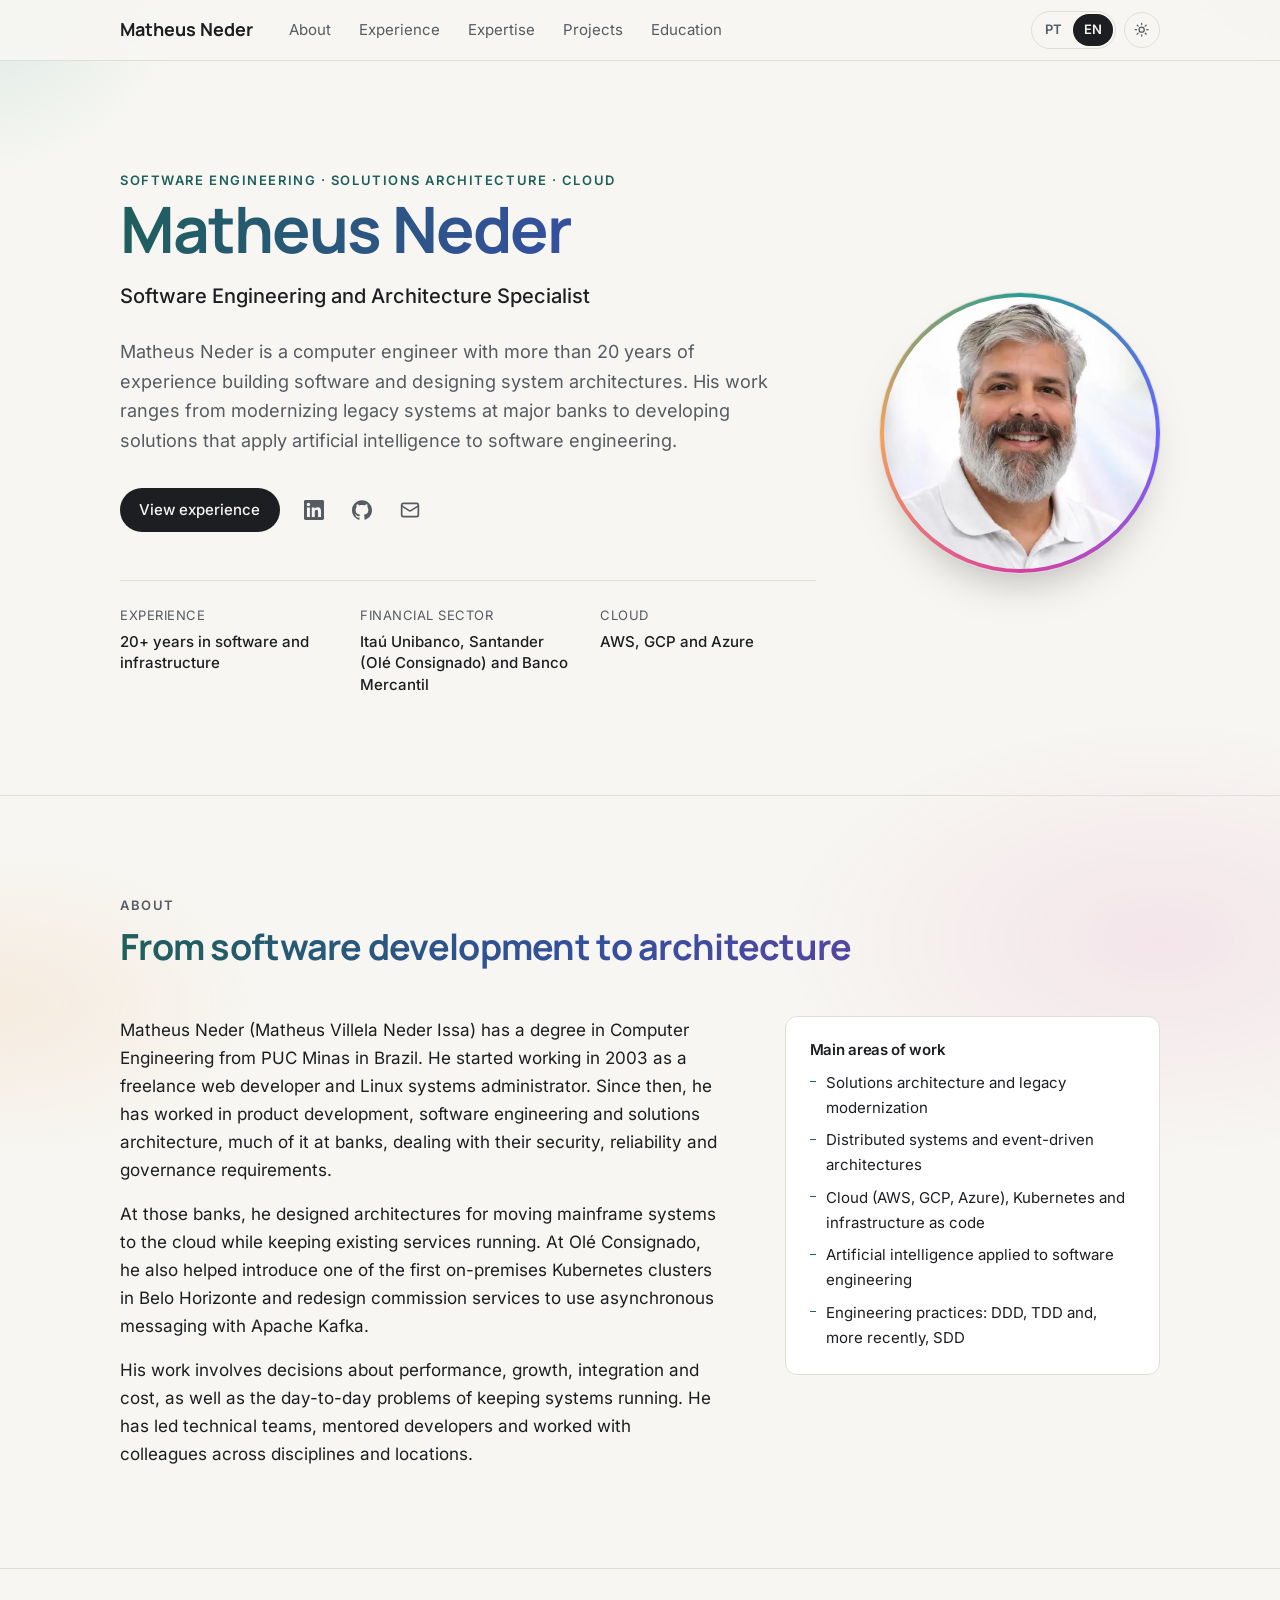
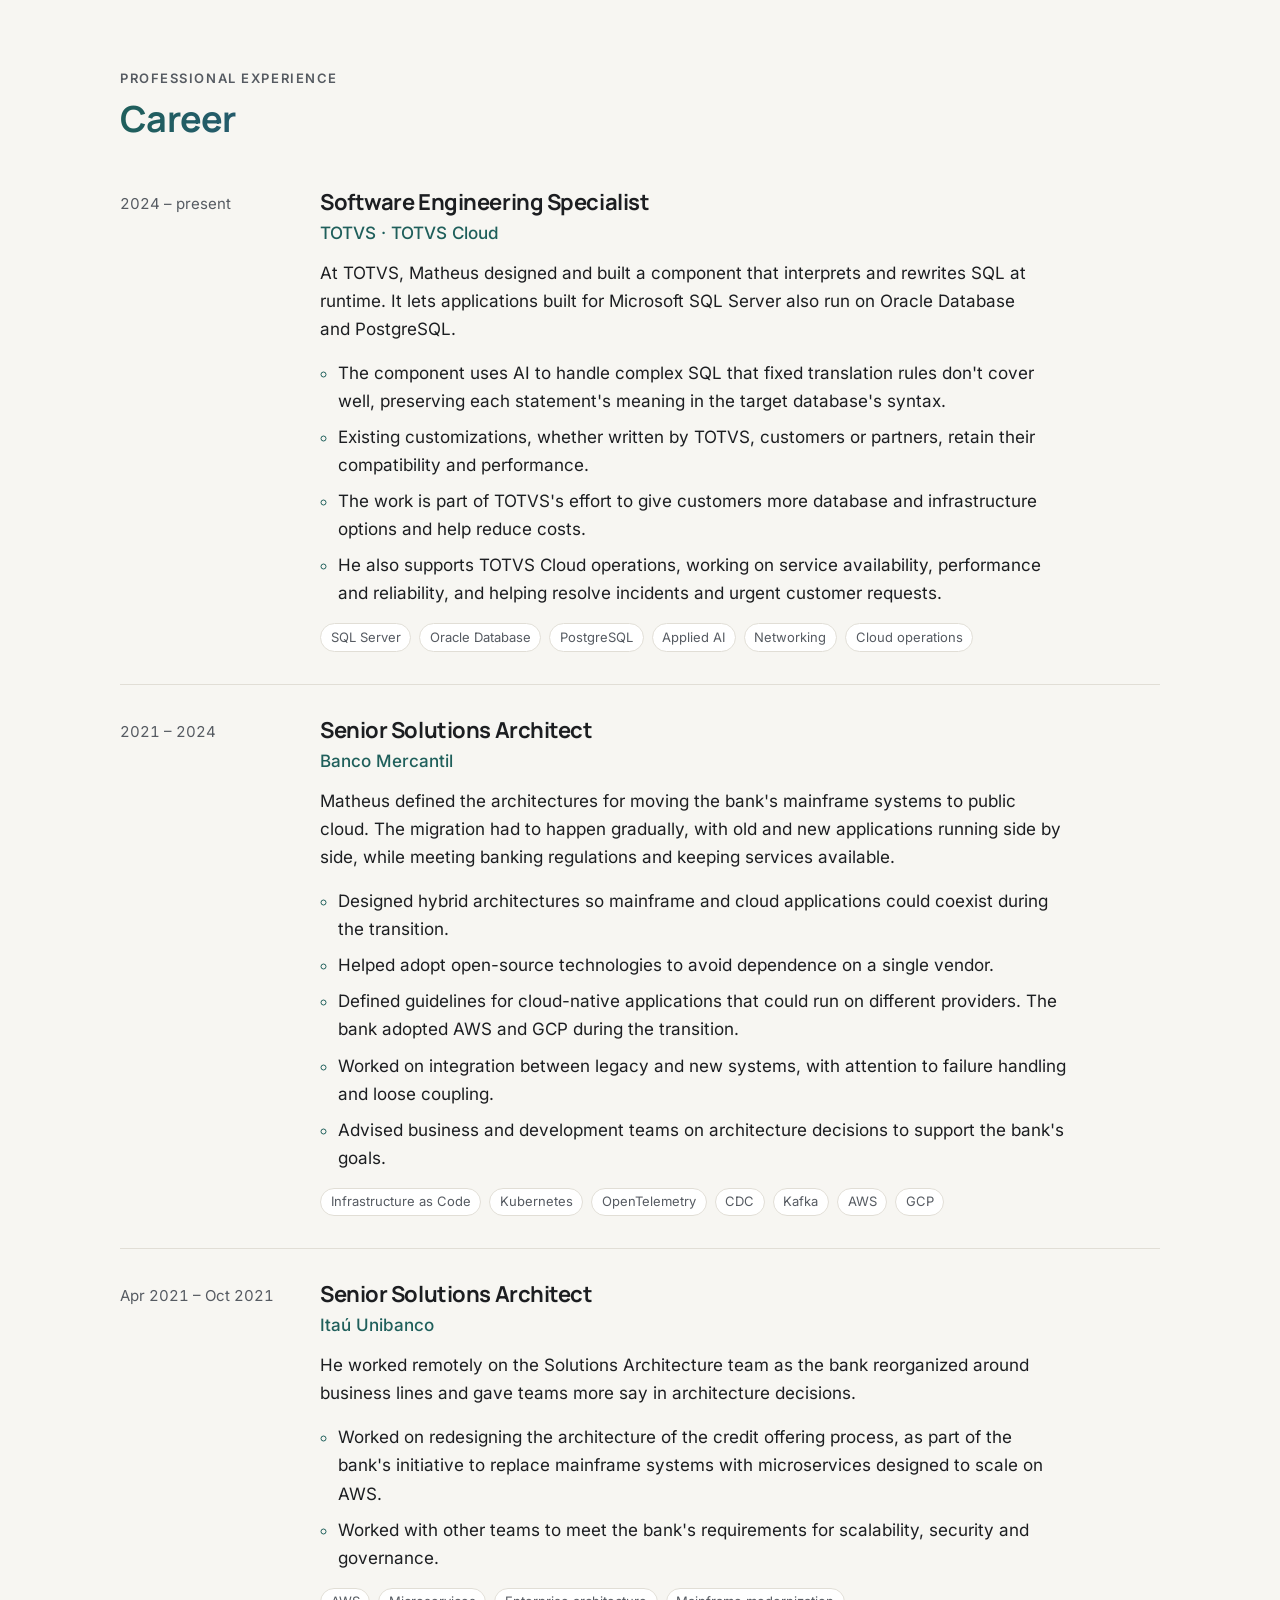
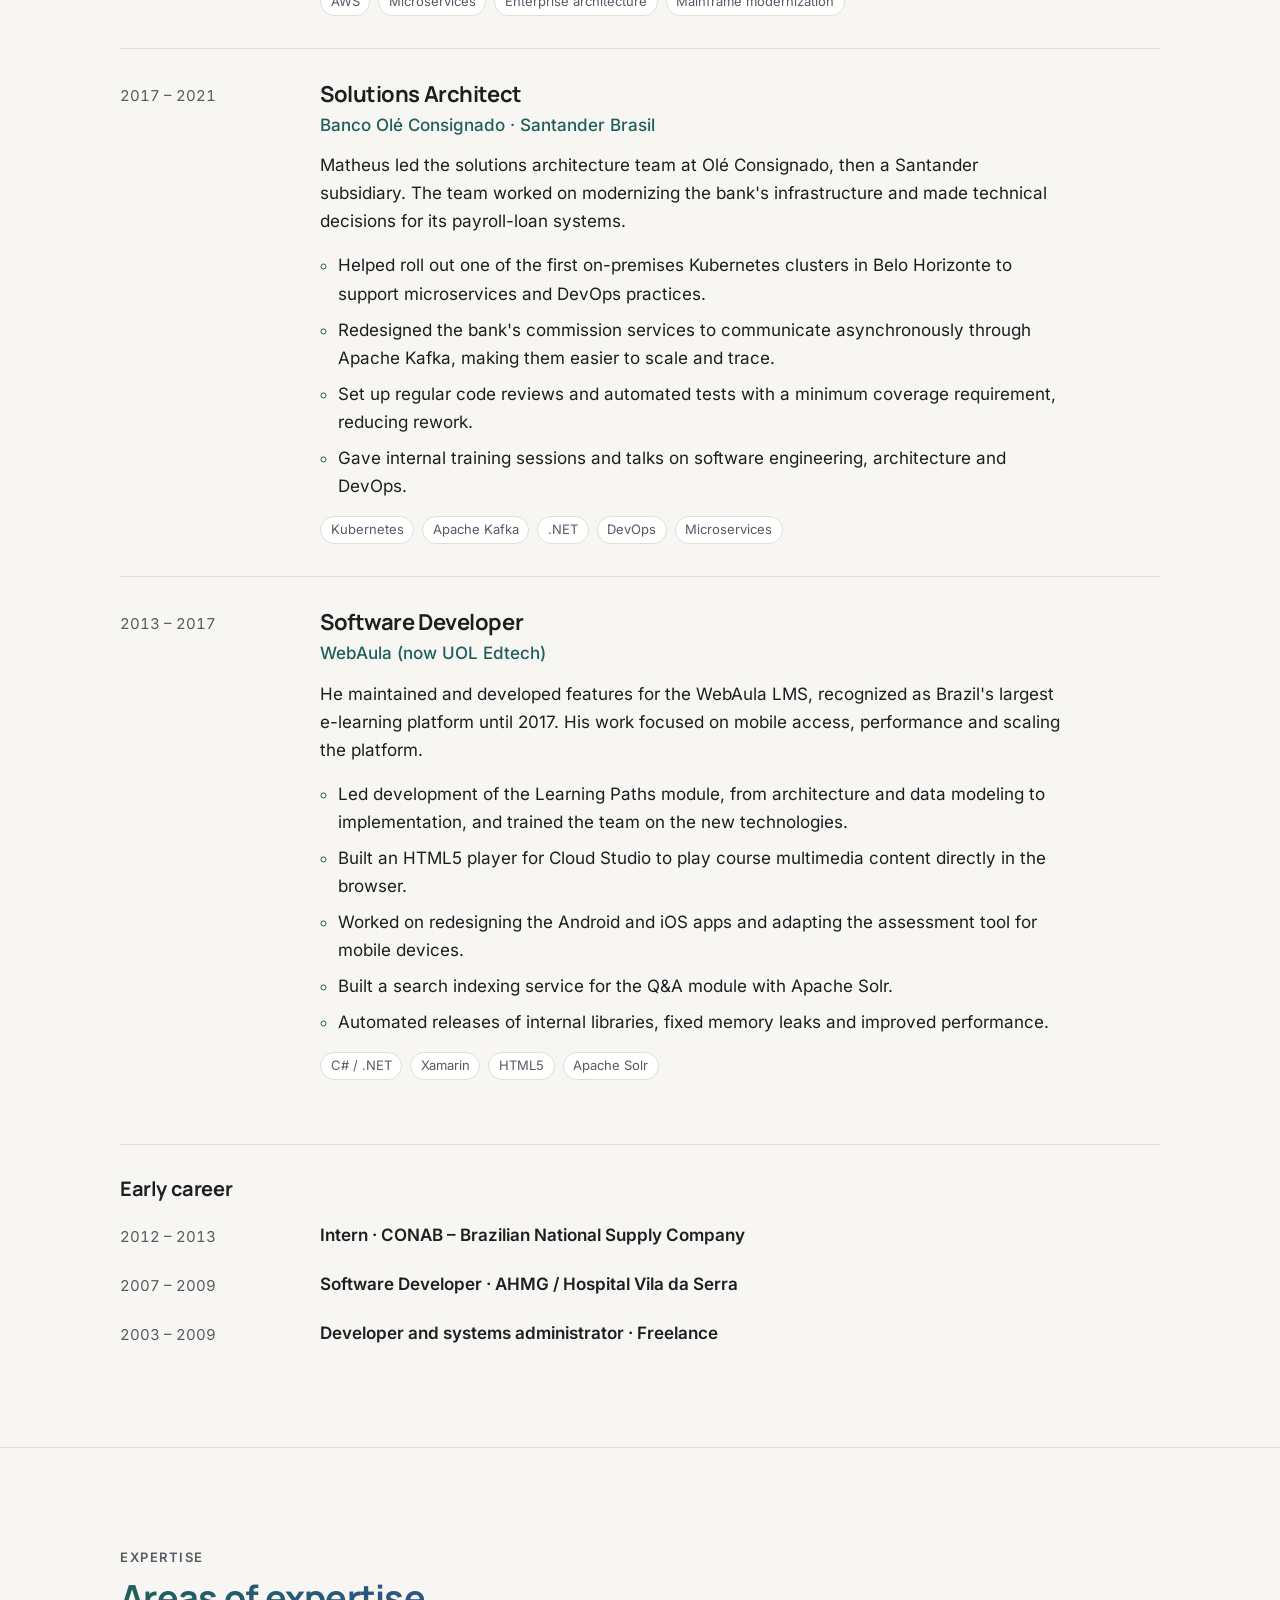
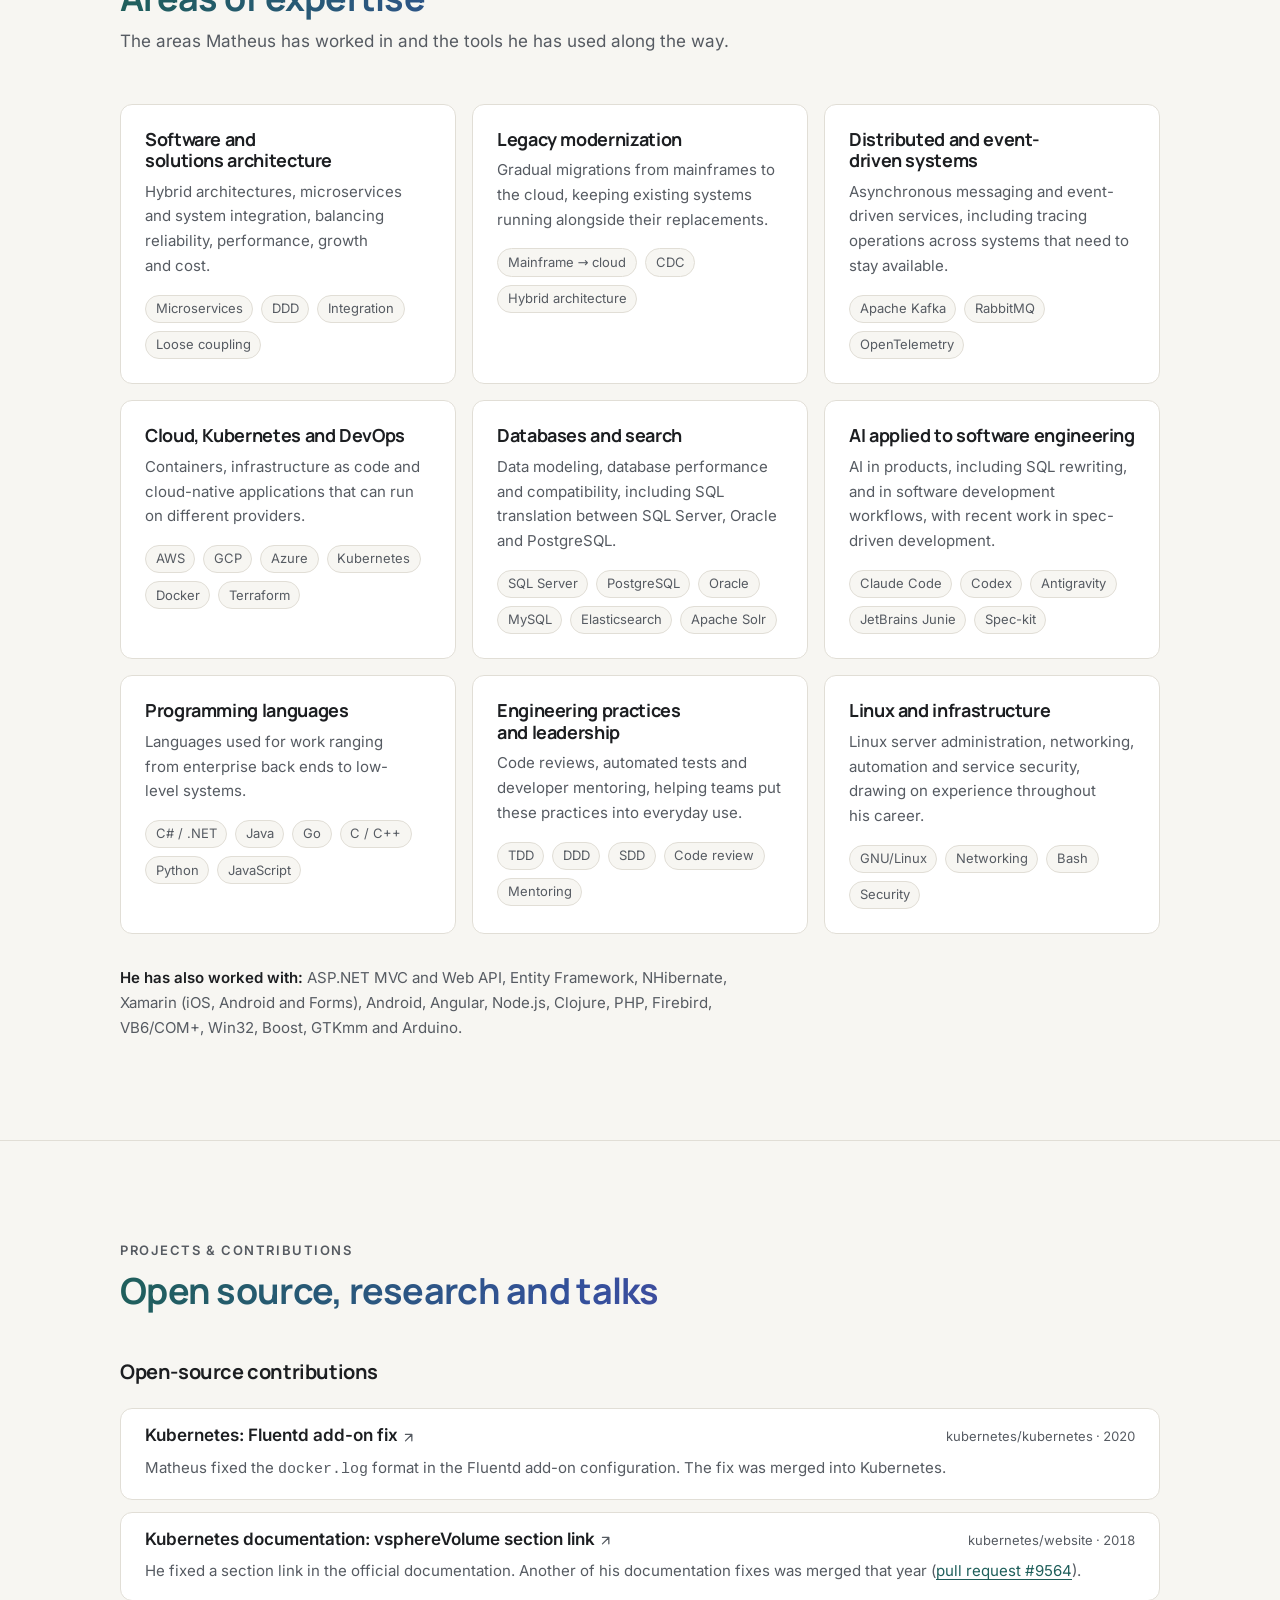
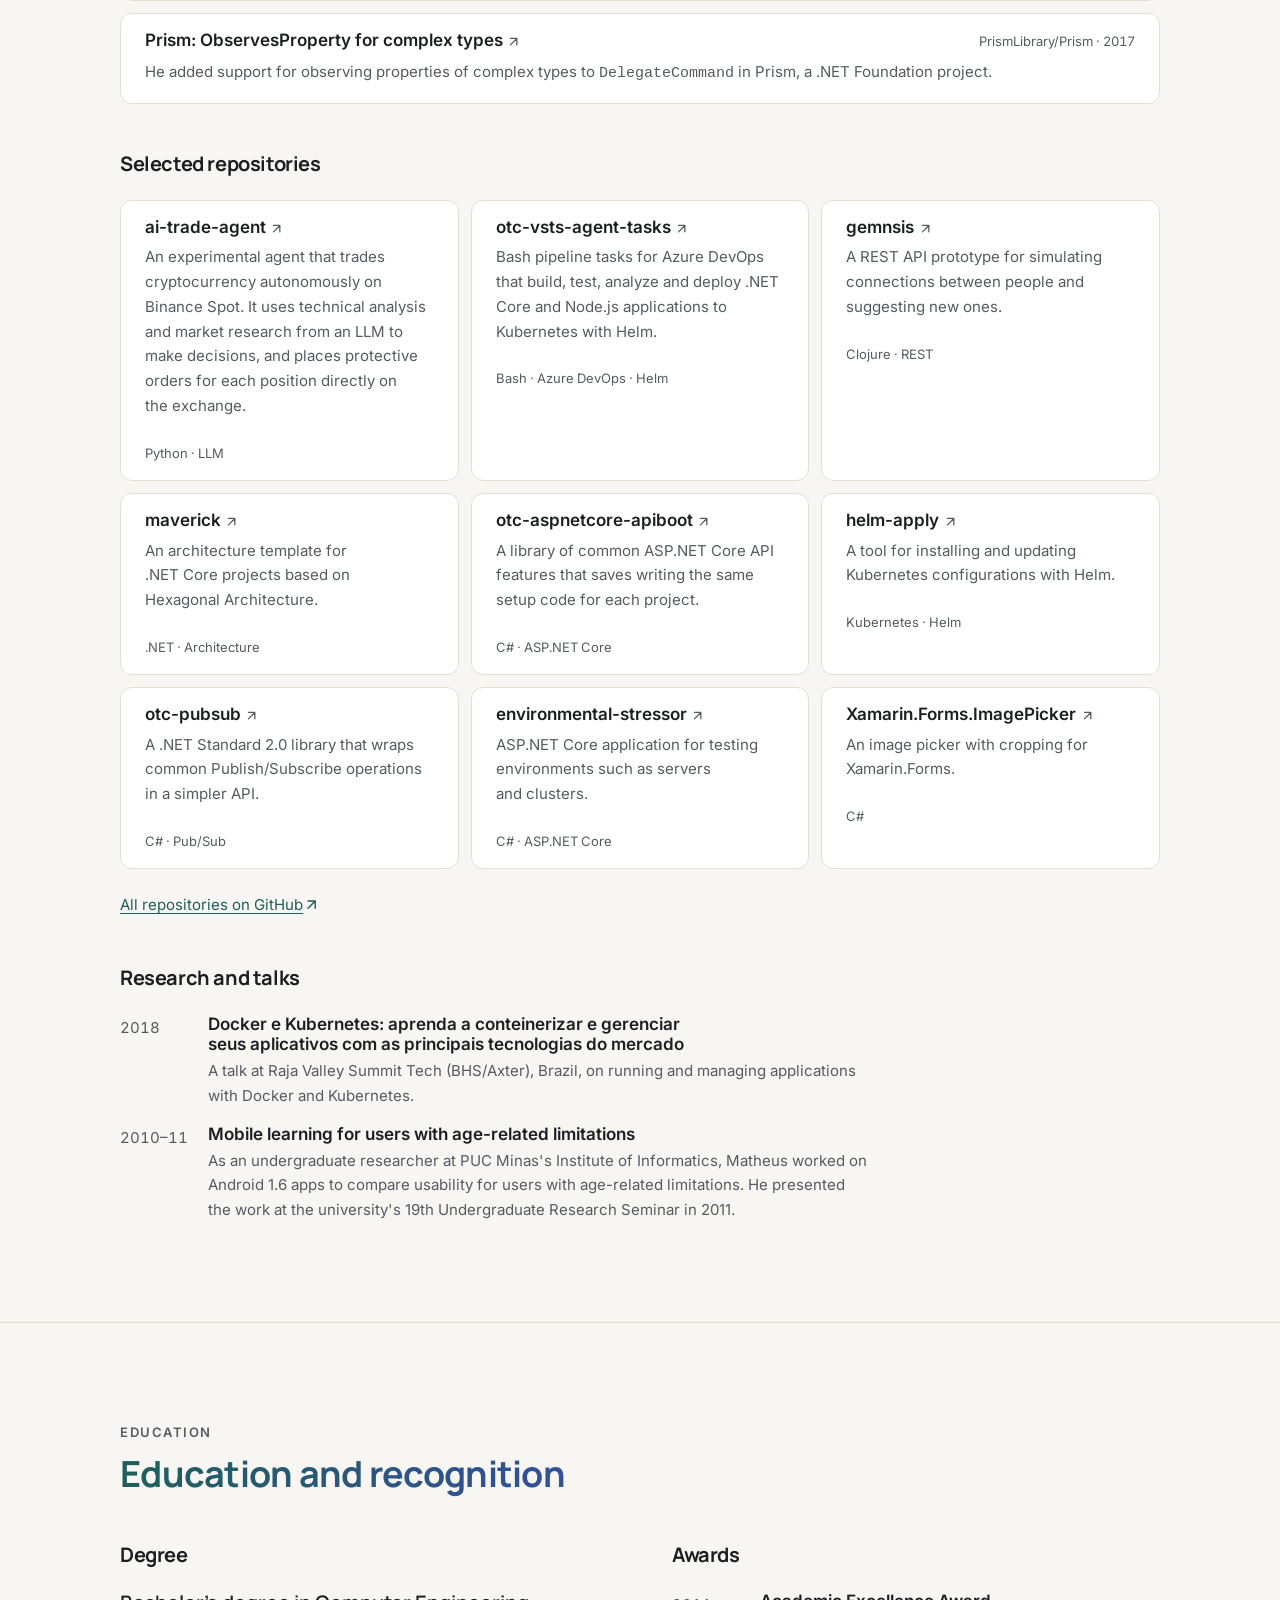
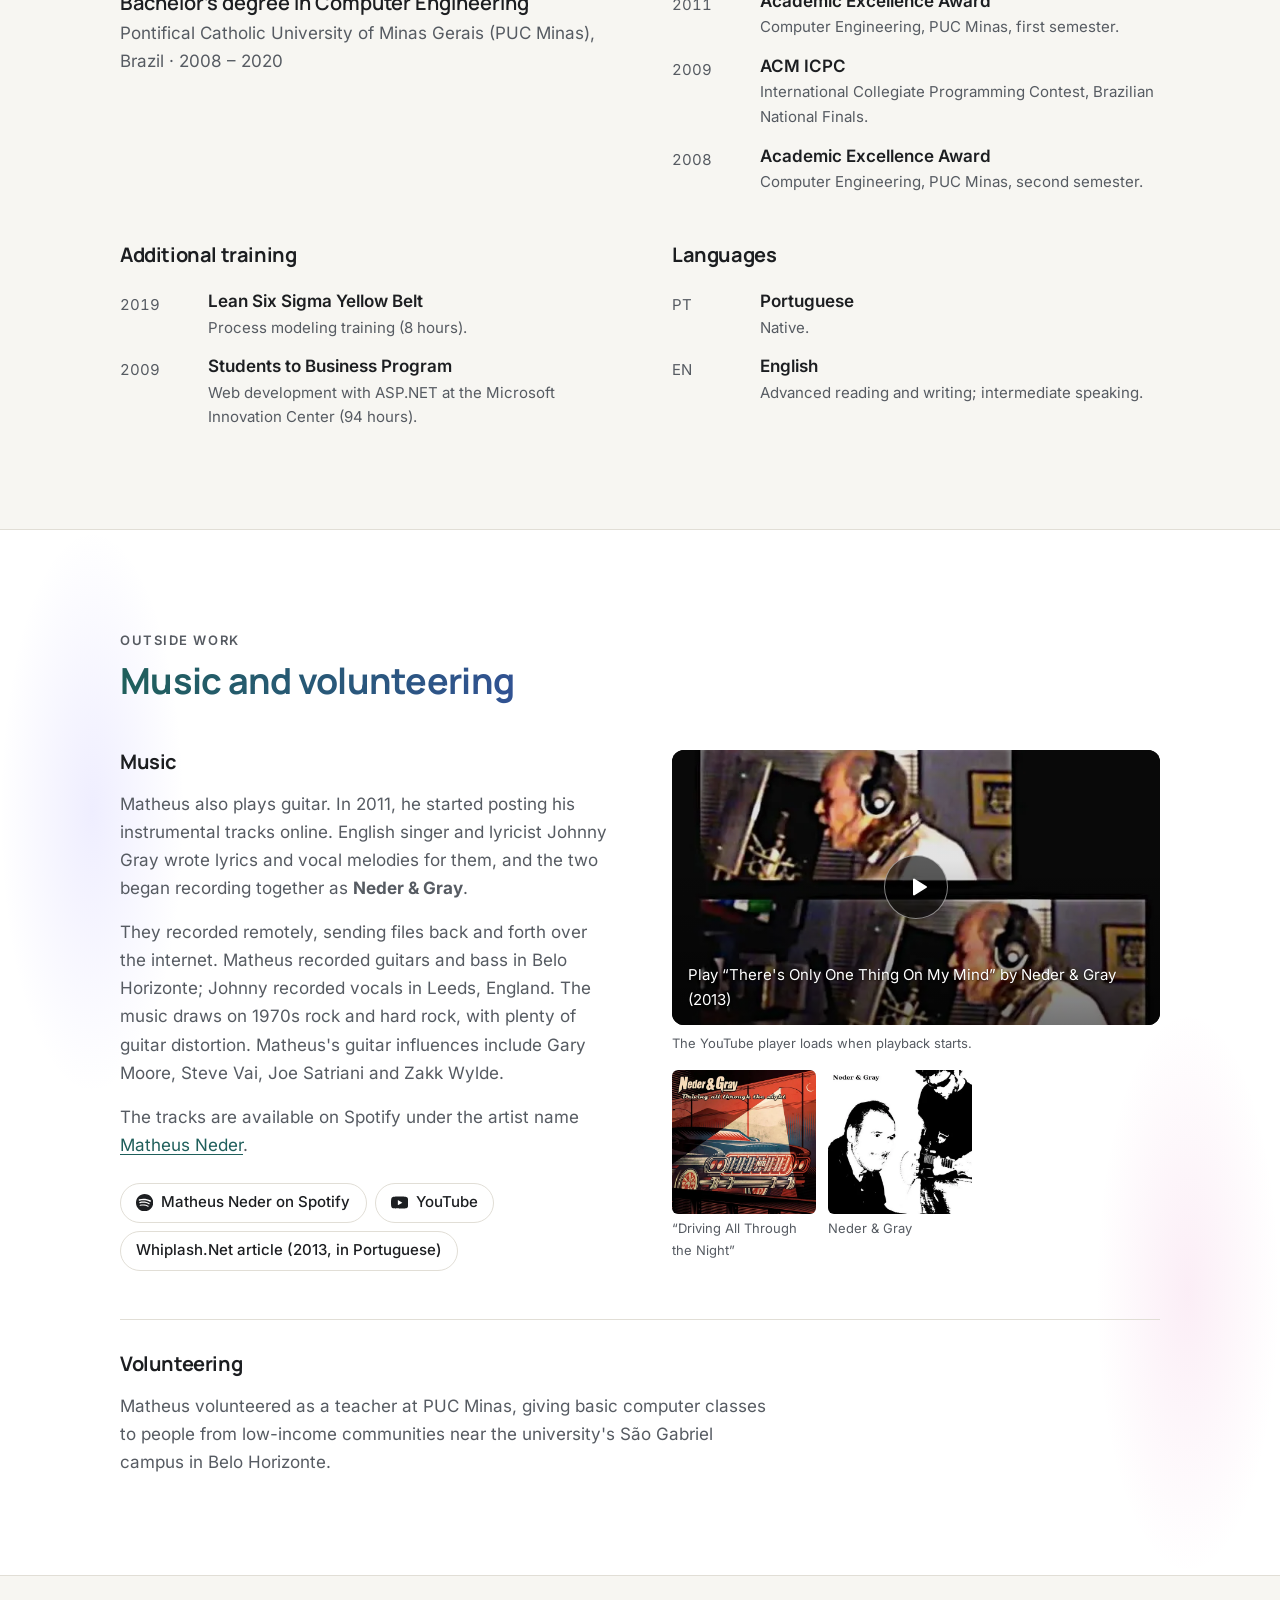
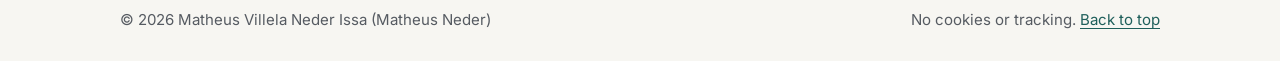
<file: index.html>
<!DOCTYPE html>
<html lang="en">
<head>
  <meta charset="utf-8">
  <meta name="viewport" content="width=device-width, initial-scale=1">
  <script>
    /* Language selection on the main URL:
       1. a language chosen earlier with the language switcher (localStorage "lang");
       2. otherwise the first Portuguese or English entry in the browser's language list;
       3. otherwise English. Without JavaScript, the links below are shown instead. */
    (function () {
      var lang = null;
      try { lang = localStorage.getItem("lang"); } catch (e) {}
      if (lang !== "pt-br" && lang !== "en") {
        lang = "en";
        var prefs = navigator.languages && navigator.languages.length ? navigator.languages : [navigator.language || ""];
        for (var i = 0; i < prefs.length; i++) {
          var l = String(prefs[i]).toLowerCase();
          if (l.indexOf("pt") === 0) { lang = "pt-br"; break; }
          if (l.indexOf("en") === 0) { lang = "en"; break; }
        }
      }
      location.replace(lang + "/" + location.hash);
    })();
  </script>
  <title>Matheus Neder | Software Engineering and Architecture</title>
  <meta name="description" content="Matheus Neder (Matheus Villela Neder Issa): software engineering, solutions architecture and cloud. Site available in English and Brazilian Portuguese.">
  <meta name="color-scheme" content="light dark">
  <link rel="canonical" href="https://matheusneder.com/">
  <link rel="alternate" hreflang="pt-BR" href="https://matheusneder.com/pt-br/">
  <link rel="alternate" hreflang="en" href="https://matheusneder.com/en/">
  <link rel="alternate" hreflang="x-default" href="https://matheusneder.com/">
  <meta property="og:type" content="website">
  <meta property="og:site_name" content="Matheus Neder">
  <meta property="og:title" content="Matheus Neder | Software Engineering and Architecture">
  <meta property="og:description" content="Software engineering, solutions architecture and cloud.">
  <meta property="og:url" content="https://matheusneder.com/">
  <meta property="og:image" content="https://matheusneder.com/assets/images/og-image.jpg">
  <meta property="og:image:width" content="1200">
  <meta property="og:image:height" content="630">
  <meta name="twitter:card" content="summary_large_image">
  <link rel="icon" href="favicon.svg" type="image/svg+xml">
  <link rel="apple-touch-icon" href="assets/icons/apple-touch-icon.png">
  <link rel="stylesheet" href="assets/css/main.css">
  <link rel="stylesheet" href="assets/css/psychedelic.css">
  <style>
    .chooser { min-height: 100vh; display: grid; place-items: center; text-align: center; padding: 2rem 1.25rem; }
    .chooser h1 { font-size: var(--fs-2xl); }
    .chooser p { margin: 0.75rem auto 0; max-width: 40ch; color: var(--c-muted); }
    .chooser .hero-actions { justify-content: center; }
  </style>
</head>
<body>
  <main class="chooser">
    <div>
      <h1>Matheus Neder</h1>
      <p>Software engineering · Solutions architecture · Cloud</p>
      <p lang="pt-BR">Engenharia de software · Arquitetura de soluções · Cloud</p>
      <nav class="hero-actions" aria-label="Language / Idioma">
        <a class="btn btn-primary" href="en/" hreflang="en" lang="en">English</a>
        <a class="btn btn-ghost" href="pt-br/" hreflang="pt-BR" lang="pt-BR">Português</a>
      </nav>
    </div>
  </main>
</body>
</html>
</file>
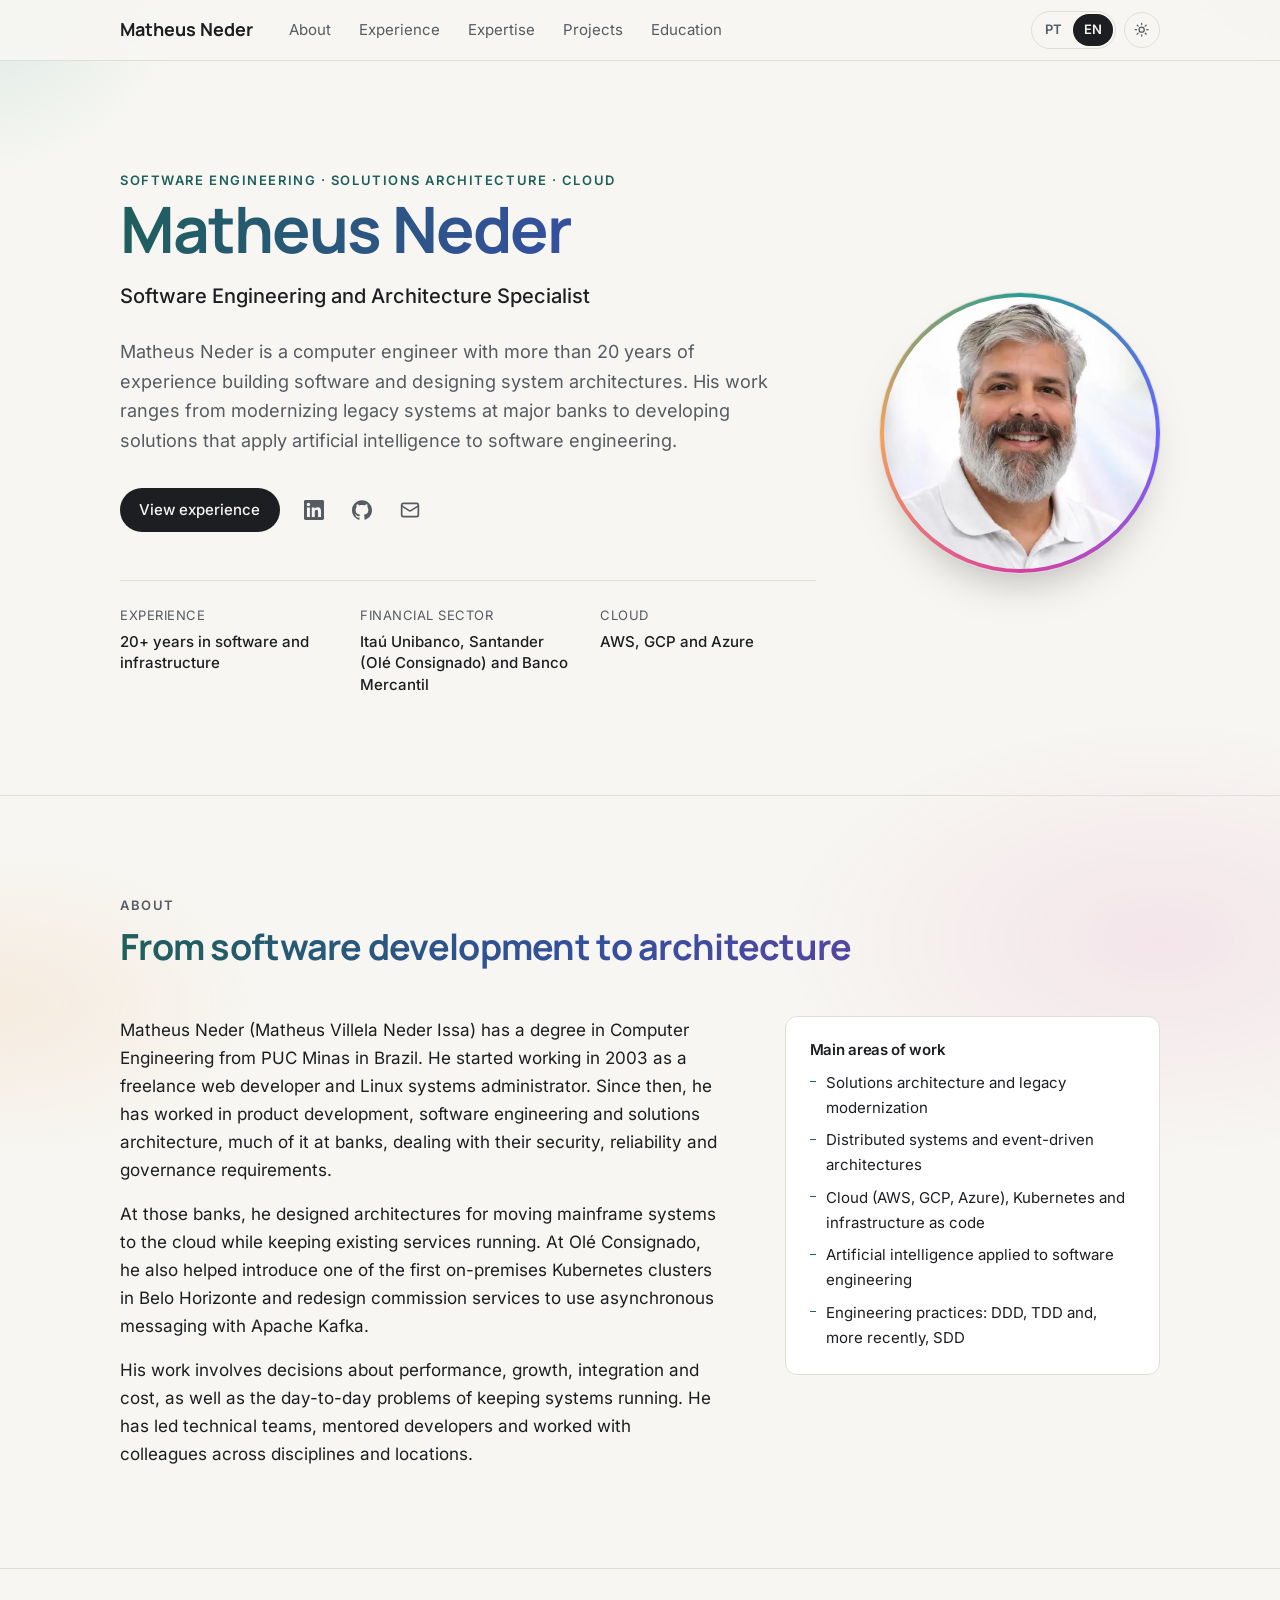
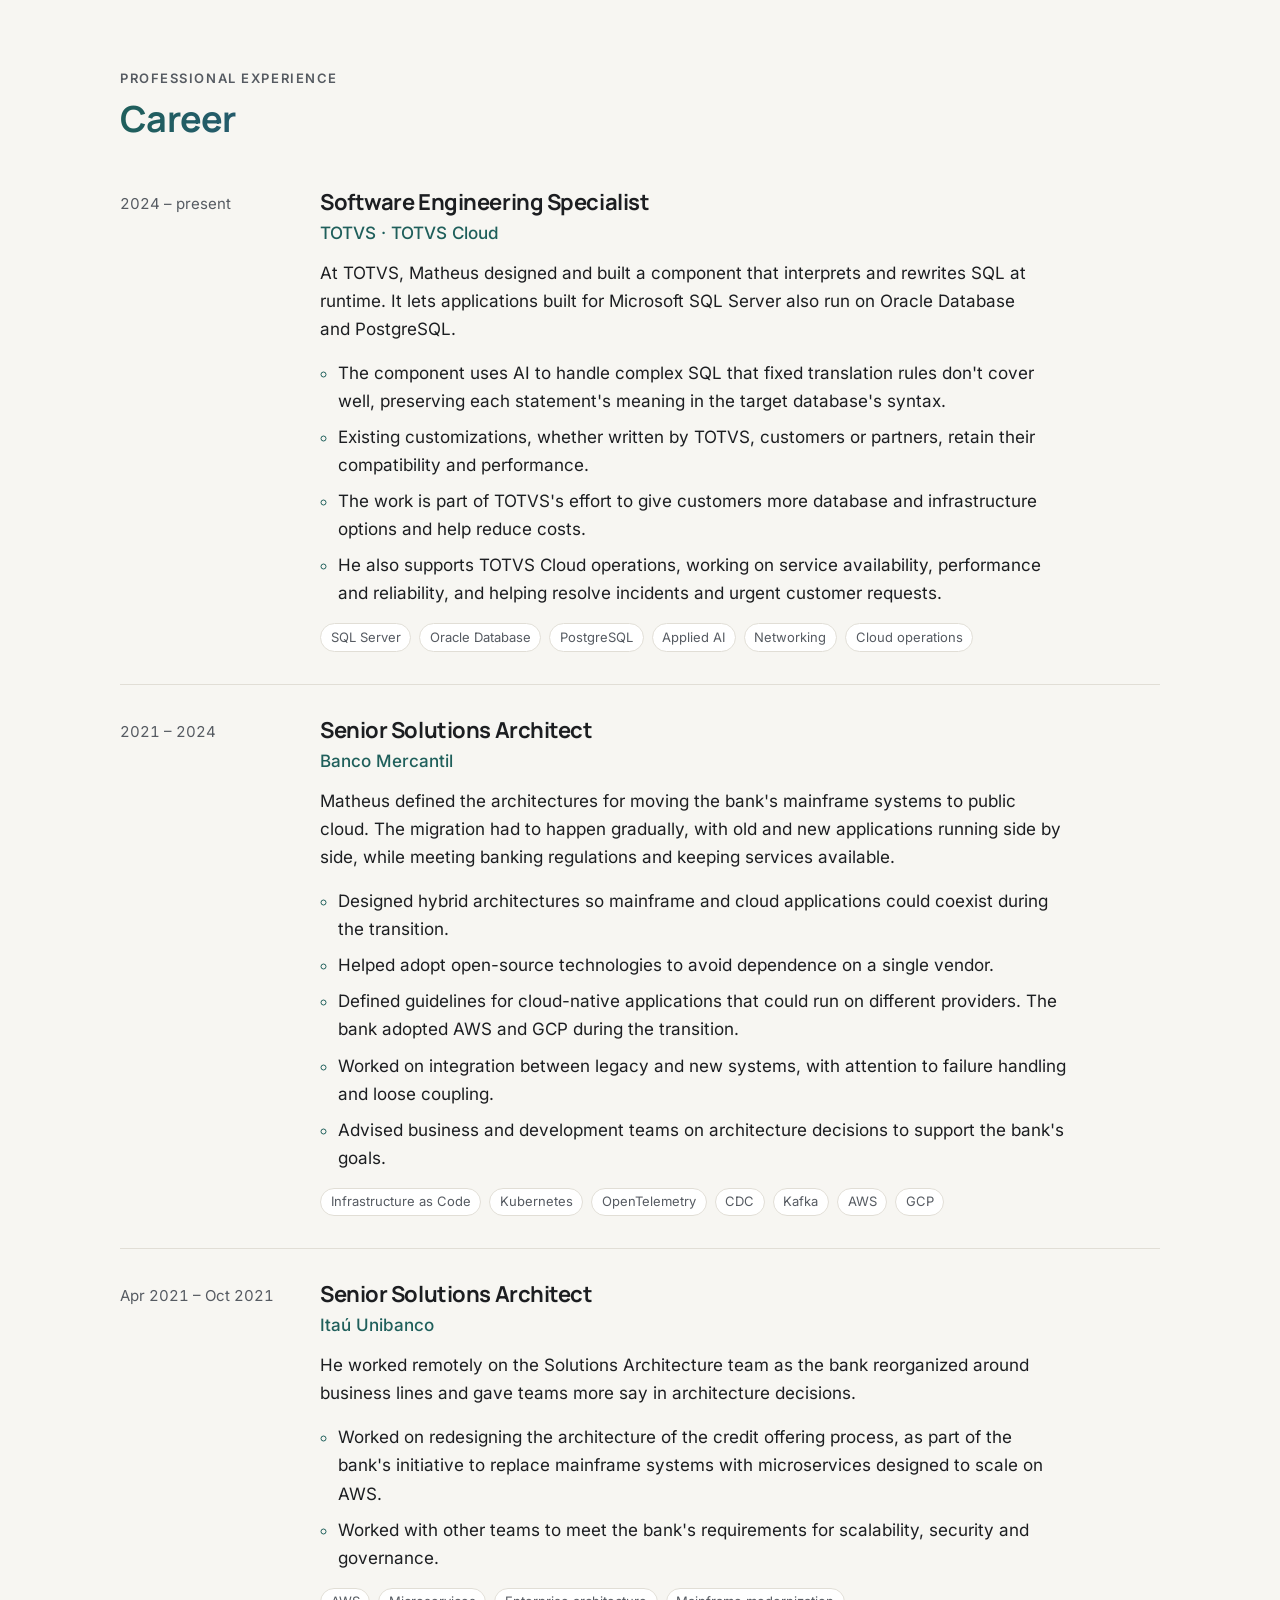
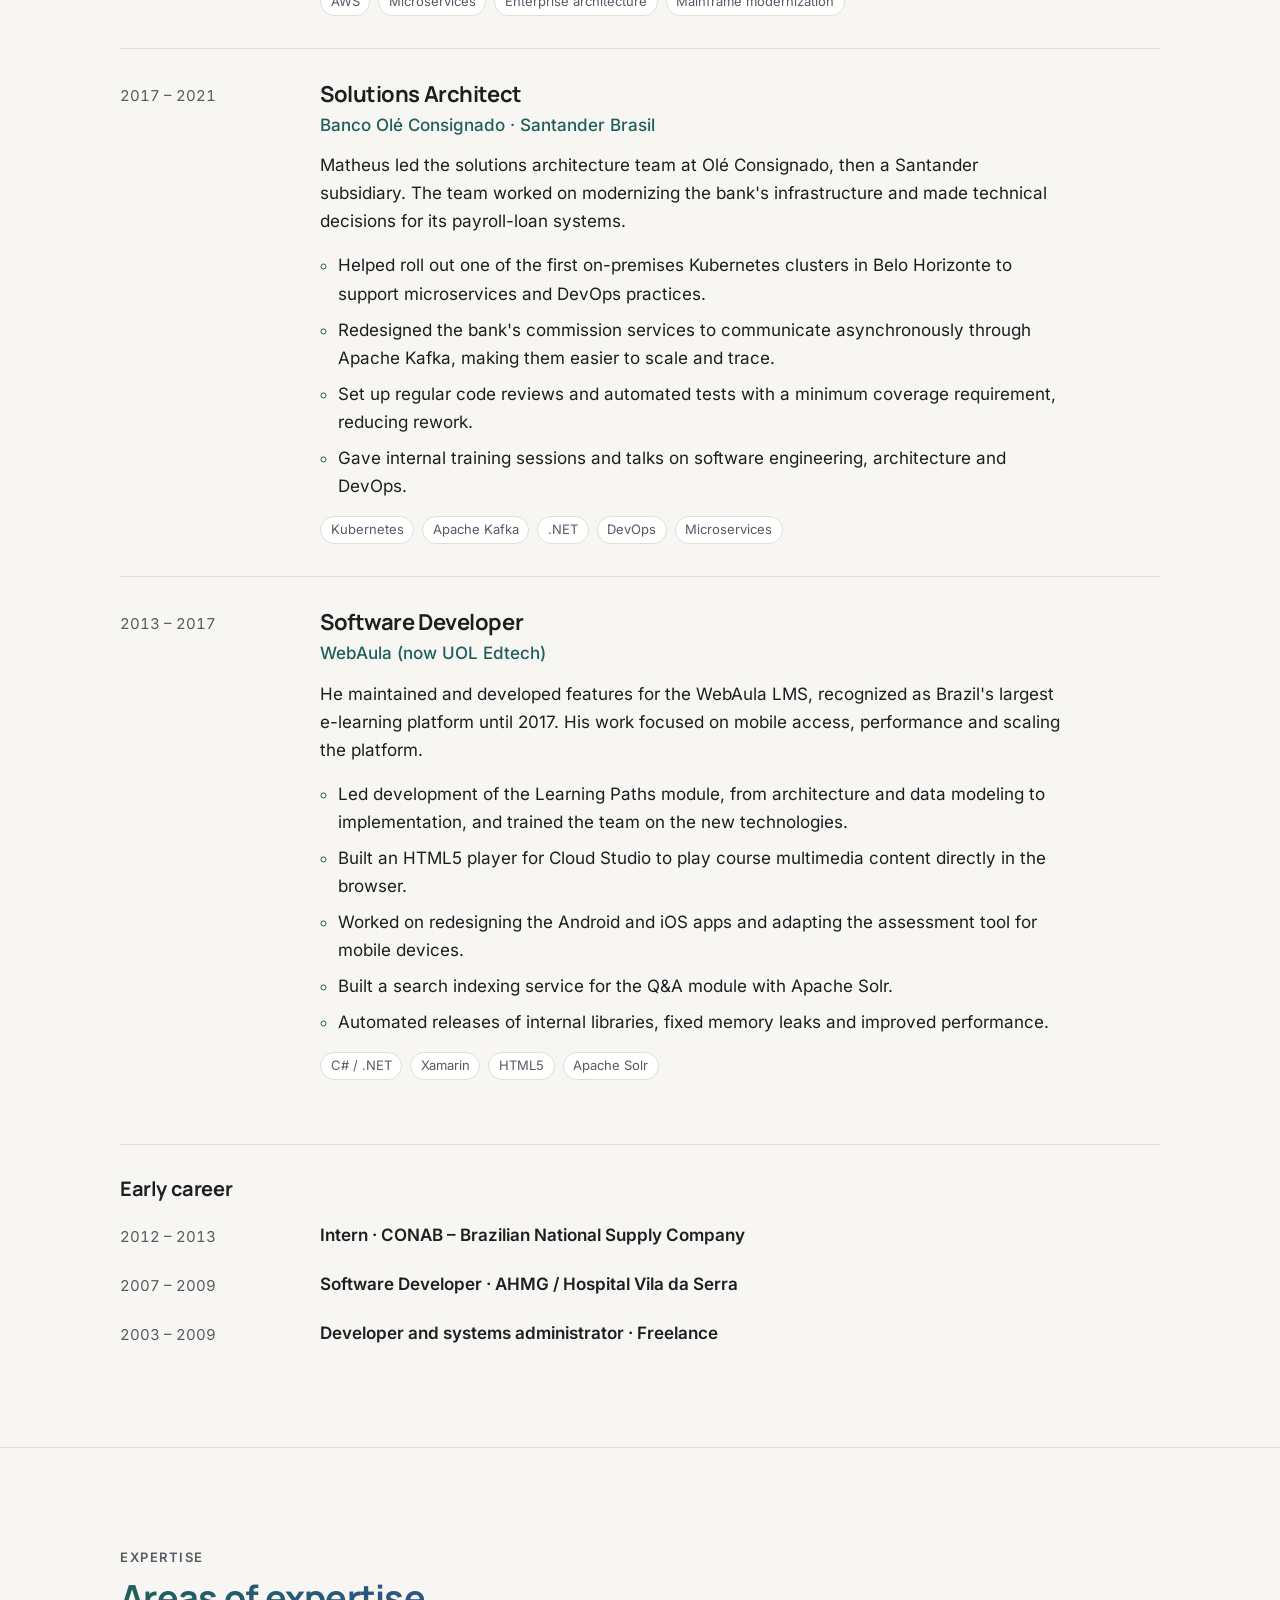
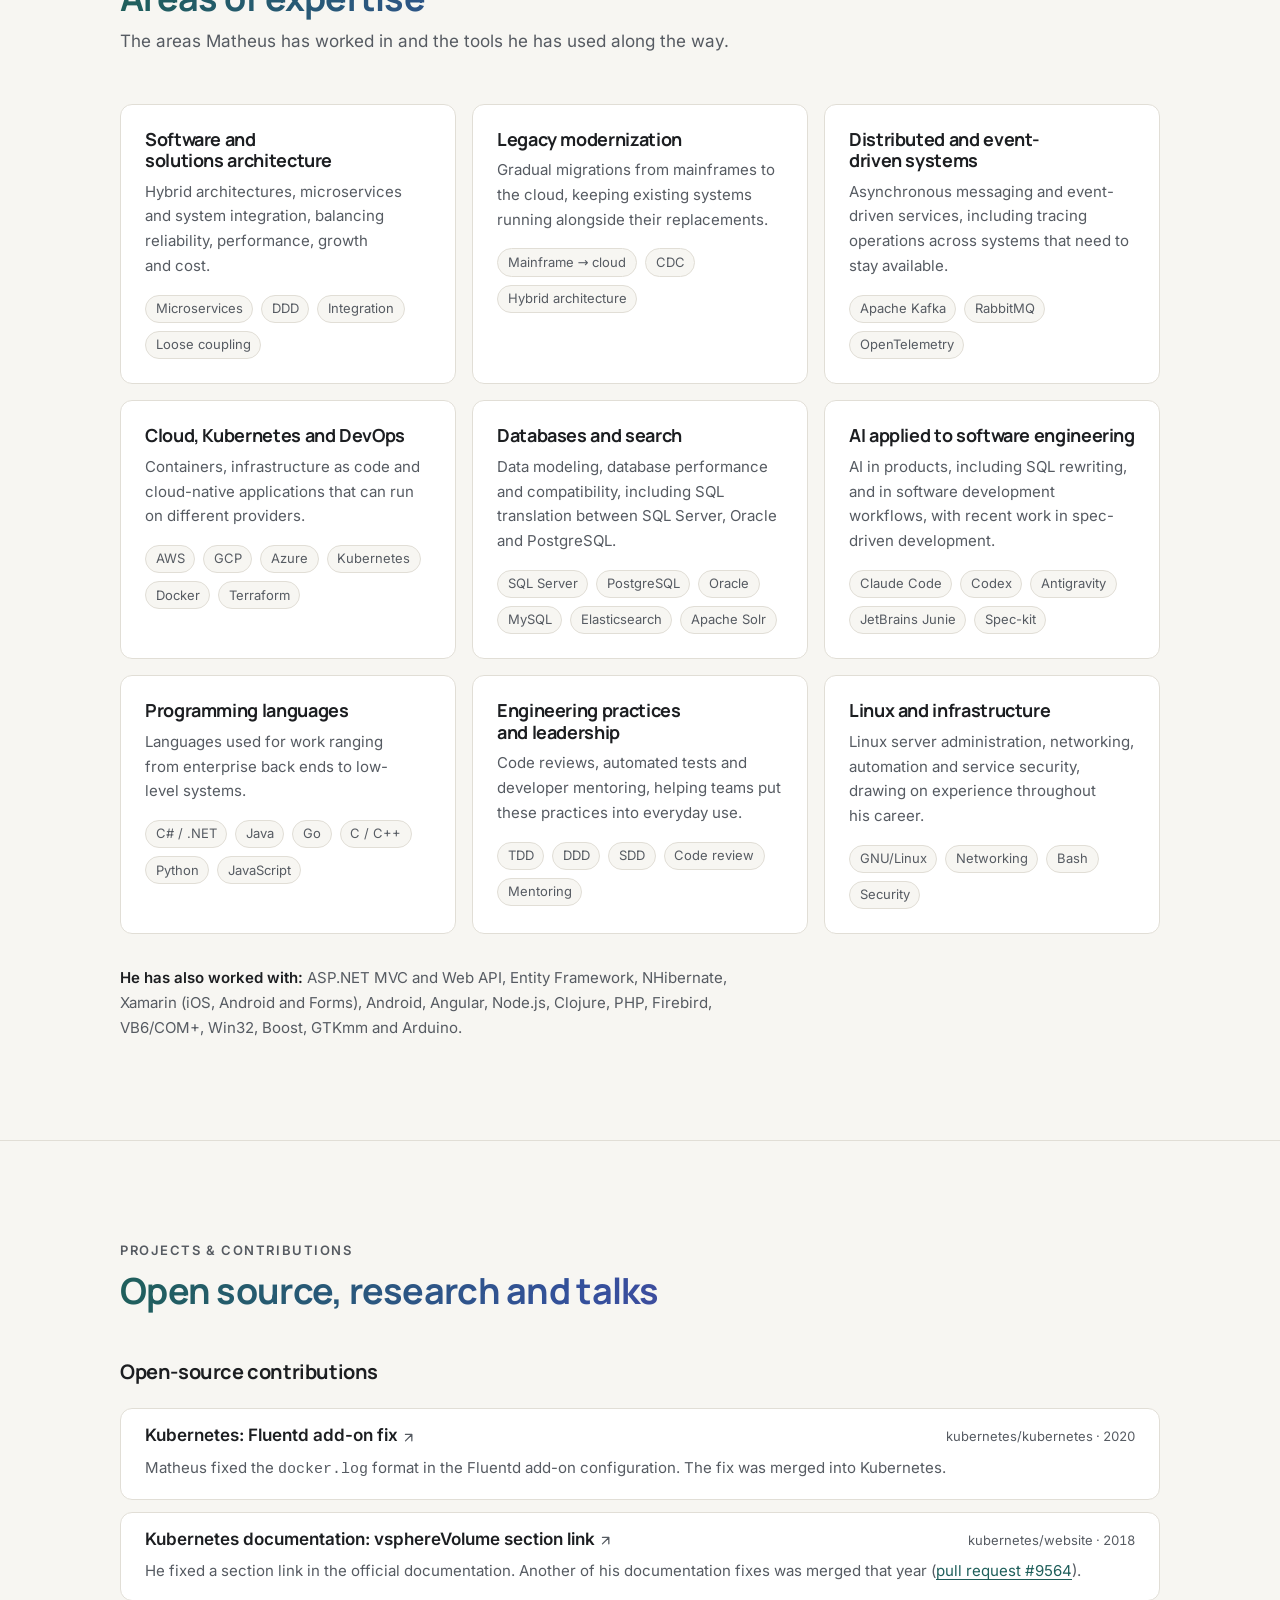
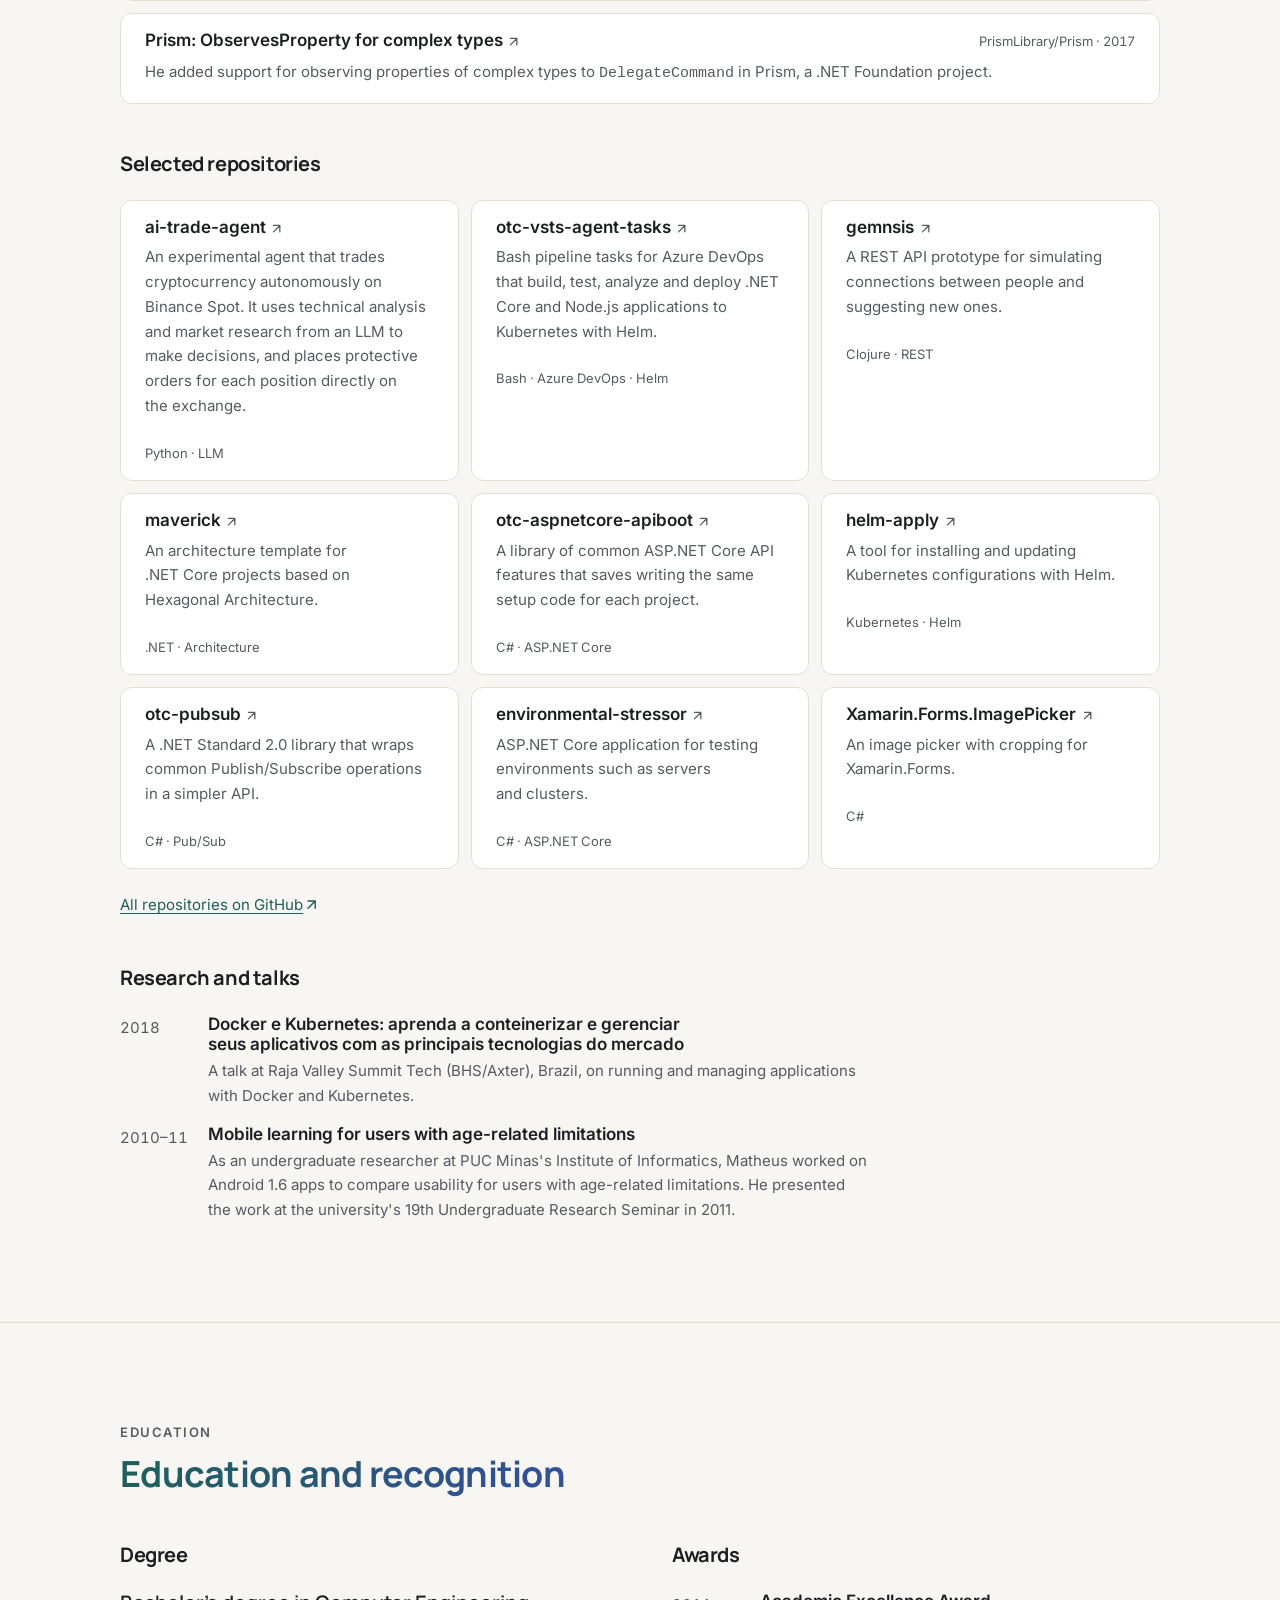
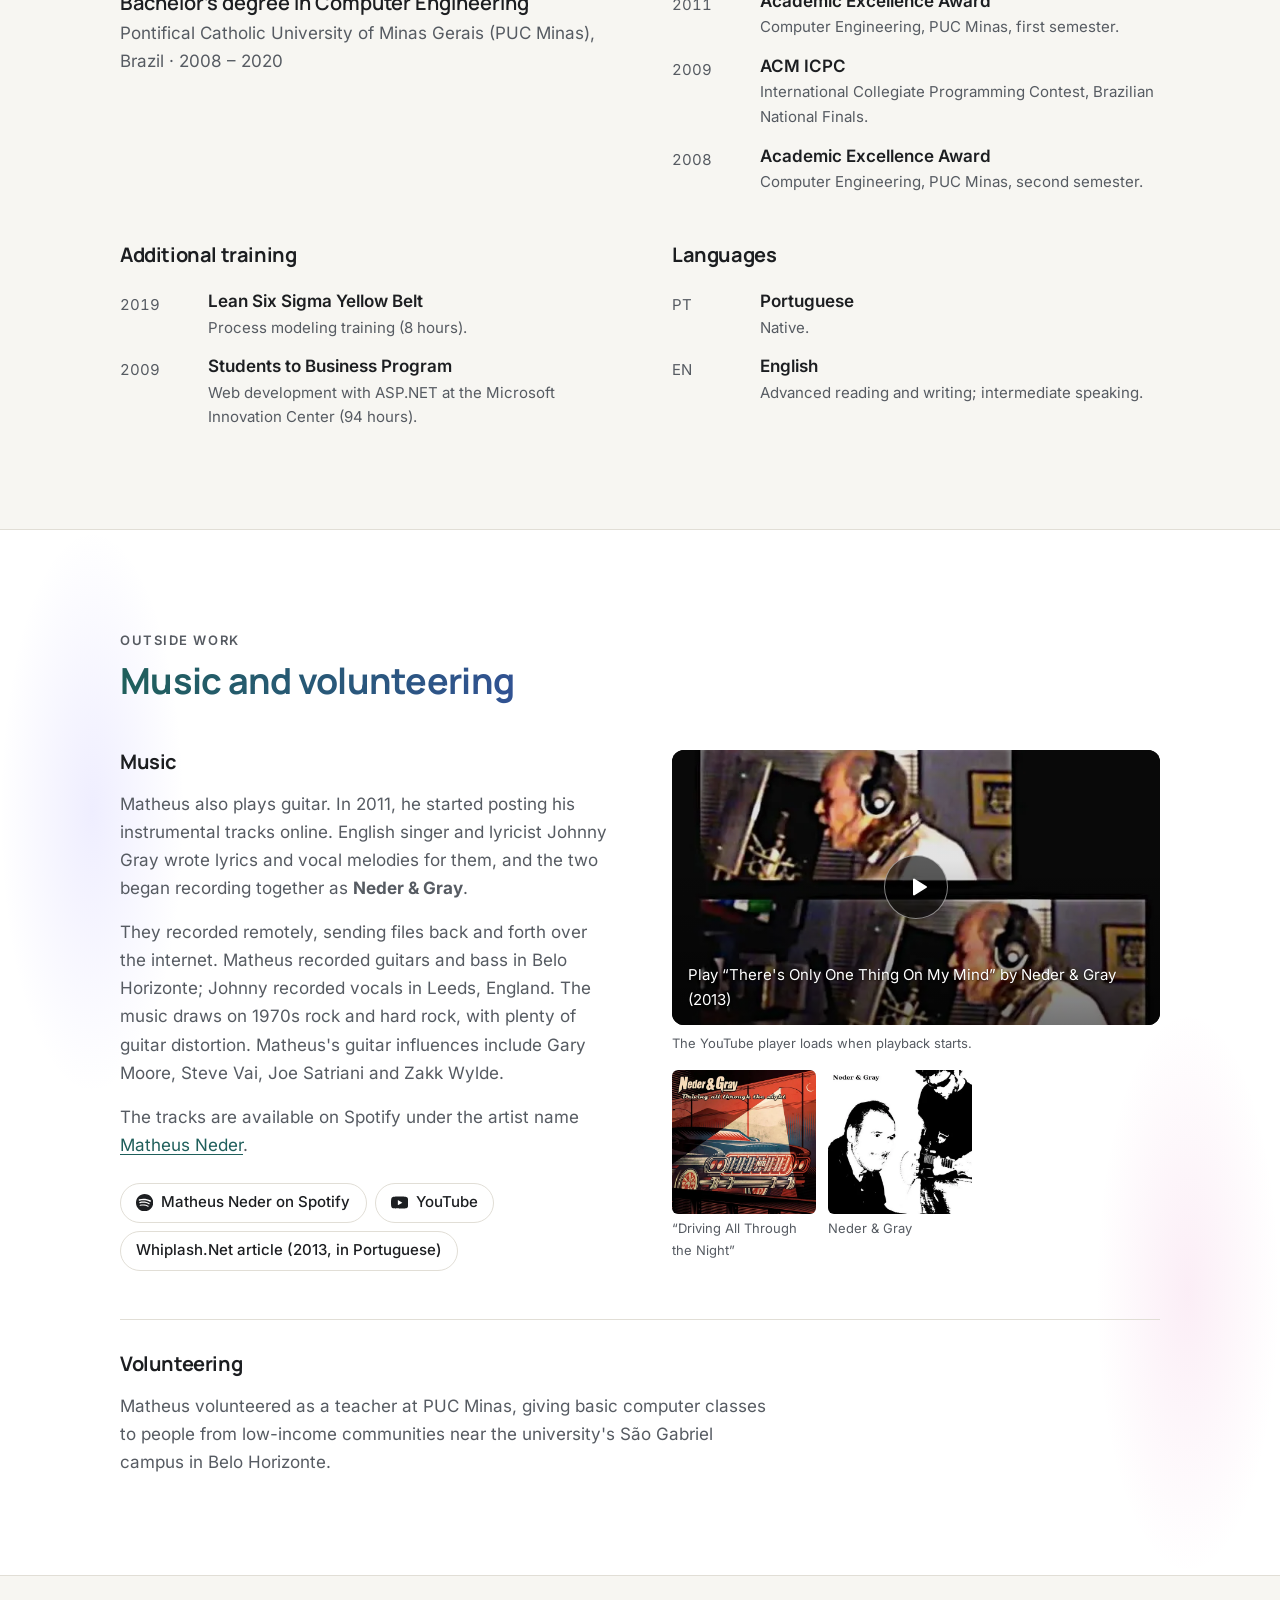
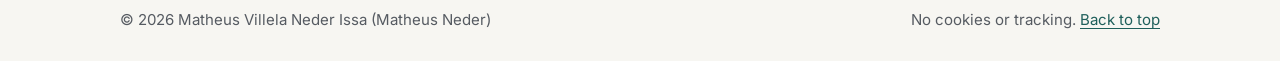
<file: en/index.html>
<!DOCTYPE html>
<html lang="en">
<head>
  <meta charset="utf-8">
  <meta name="viewport" content="width=device-width, initial-scale=1">
  <title>Matheus Neder | Software Engineering and Architecture</title>
  <meta name="description" content="Matheus Neder (Matheus Villela Neder Issa) is a computer engineer with over 20 years in software, including systems architecture, cloud and banking.">
  <meta name="author" content="Matheus Neder">
  <meta name="color-scheme" content="light dark">
  <meta name="theme-color" content="#f7f6f2" media="(prefers-color-scheme: light)">
  <meta name="theme-color" content="#121416" media="(prefers-color-scheme: dark)">

  <link rel="canonical" href="https://matheusneder.com/en/">
  <link rel="alternate" hreflang="pt-BR" href="https://matheusneder.com/pt-br/">
  <link rel="alternate" hreflang="en" href="https://matheusneder.com/en/">
  <link rel="alternate" hreflang="x-default" href="https://matheusneder.com/">

  <meta property="og:type" content="profile">
  <meta property="og:site_name" content="Matheus Neder">
  <meta property="og:title" content="Matheus Neder | Software Engineering and Architecture">
  <meta property="og:description" content="Matheus Neder's work in software, architecture and cloud, projects he has contributed to, and some of his music.">
  <meta property="og:url" content="https://matheusneder.com/en/">
  <meta property="og:image" content="https://matheusneder.com/assets/images/og-image.jpg">
  <meta property="og:image:width" content="1200">
  <meta property="og:image:height" content="630">
  <meta property="og:image:alt" content="Matheus Neder: Software Engineering, Solutions Architecture, Cloud">
  <meta property="og:locale" content="en_US">
  <meta property="og:locale:alternate" content="pt_BR">
  <meta property="profile:first_name" content="Matheus">
  <meta property="profile:last_name" content="Neder">
  <meta name="twitter:card" content="summary_large_image">

  <link rel="icon" href="../favicon.svg" type="image/svg+xml">
  <link rel="apple-touch-icon" href="../assets/icons/apple-touch-icon.png">
  <link rel="preload" href="../assets/fonts/inter-latin-wght.woff2" as="font" type="font/woff2" crossorigin>
  <link rel="preload" href="../assets/fonts/manrope-latin-wght.woff2" as="font" type="font/woff2" crossorigin>
  <link rel="stylesheet" href="../assets/css/main.css">
  <link rel="stylesheet" href="../assets/css/psychedelic.css">
  <script>try{var t=localStorage.getItem("theme");if(t==="light"||t==="dark")document.documentElement.dataset.theme=t}catch(e){}</script>
  <script src="../assets/js/main.js" defer></script>

  <script type="application/ld+json">
  {
    "@context": "https://schema.org",
    "@graph": [
      {
        "@type": "WebSite",
        "@id": "https://matheusneder.com/#website",
        "url": "https://matheusneder.com/",
        "name": "Matheus Neder",
        "inLanguage": ["pt-BR", "en"],
        "publisher": { "@id": "https://matheusneder.com/#person" }
      },
      {
        "@type": "ProfilePage",
        "@id": "https://matheusneder.com/en/#profilepage",
        "url": "https://matheusneder.com/en/",
        "name": "Matheus Neder | Software Engineering and Architecture",
        "inLanguage": "en",
        "isPartOf": { "@id": "https://matheusneder.com/#website" },
        "mainEntity": { "@id": "https://matheusneder.com/#person" },
        "dateModified": "2026-11-24"
      },
      {
        "@type": "Person",
        "@id": "https://matheusneder.com/#person",
        "name": "Matheus Neder",
        "alternateName": "Matheus Villela Neder Issa",
        "url": "https://matheusneder.com/",
        "image": "https://matheusneder.com/assets/images/matheus-neder-portrait.webp",
        "jobTitle": "Software Engineering and Architecture Specialist",
        "worksFor": { "@type": "Organization", "name": "TOTVS", "url": "https://www.totvs.com/" },
        "alumniOf": {
          "@type": "CollegeOrUniversity",
          "name": "Pontifical Catholic University of Minas Gerais",
          "alternateName": "PUC Minas"
        },
        "hasOccupation": {
          "@type": "Occupation",
          "name": "Software engineer and solutions architect",
          "skills": "Software architecture, distributed systems, cloud computing, Kubernetes, Kafka, .NET, Go, Java, legacy modernization, AI applied to software engineering"
        },
        "knowsAbout": [
          "Software engineering", "Solutions architecture", "Distributed systems",
          "Event-driven architecture", "Cloud computing", "Amazon Web Services",
          "Google Cloud Platform", "Microsoft Azure", "Kubernetes", "Apache Kafka", "Terraform",
          "DevOps", "Legacy system modernization", ".NET", "C#", "Go", "Java", "Python",
          "Databases", "AI applied to software engineering"
        ],
        "knowsLanguage": ["pt-BR", "en"],
        "award": [
          "ACM ICPC, Brazilian National Finals (2009)",
          "Academic Excellence Award in Computer Engineering, PUC Minas (2008 and 2011)"
        ],
        "sameAs": [
          "https://www.linkedin.com/in/matheus-neder-66b16a16/",
          "https://github.com/matheusneder",
          "https://open.spotify.com/artist/2ZB9z4Bkj3iEiXHX3ApvSk"
        ]
      }
    ]
  }
  </script>
</head>
<body>
  <a class="skip-link" href="#content">Skip to content</a>

  <header class="site-header">
    <div class="container">
      <a class="brand" href="#top">Matheus Neder</a>
      <nav class="site-nav" aria-label="Sections">
        <ul>
          <li><a href="#about">About</a></li>
          <li><a href="#experience">Experience</a></li>
          <li><a href="#expertise">Expertise</a></li>
          <li><a href="#projects">Projects</a></li>
          <li><a href="#education">Education</a></li>
        </ul>
      </nav>
      <div class="header-tools">
        <nav class="lang-switch" aria-label="Language">
          <a href="../pt-br/" hreflang="pt-BR" lang="pt-BR" data-set-lang="pt-br"><abbr title="Português" aria-hidden="true">PT</abbr><span class="visually-hidden">Português</span></a>
          <a href="../en/" hreflang="en" lang="en" aria-current="page" data-set-lang="en"><abbr title="English" aria-hidden="true">EN</abbr><span class="visually-hidden">English</span></a>
        </nav>
        <button class="theme-toggle" type="button" hidden data-label-dark="Switch to dark theme" data-label-light="Switch to light theme" aria-label="Toggle theme">
          <svg class="icon icon-sun" aria-hidden="true"><use href="../assets/icons/icons.svg#sun"/></svg>
          <svg class="icon icon-moon" aria-hidden="true"><use href="../assets/icons/icons.svg#moon"/></svg>
        </button>
      </div>
    </div>
  </header>

  <main id="content">
    <!-- Hero ------------------------------------------------------------- -->
    <section class="hero" id="top" aria-labelledby="hero-title">
      <div class="container">
        <div class="hero-text">
          <p class="eyebrow">Software engineering · Solutions architecture · Cloud</p>
          <h1 id="hero-title">Matheus Neder</h1>
          <p class="role">Software Engineering and Architecture Specialist</p>
          <p class="lead">Matheus Neder is a computer engineer with more than 20 years of experience building software and designing system architectures. His work ranges from modernizing legacy systems at major banks to developing solutions that apply artificial intelligence to software engineering.</p>

          <div class="hero-actions">
            <a class="btn btn-primary" href="#experience">View experience</a>
            <ul class="icon-links">
              <li><a href="https://www.linkedin.com/in/matheus-neder-66b16a16/" rel="me noopener" target="_blank" aria-label="LinkedIn (opens in a new tab)" title="LinkedIn"><svg class="icon" aria-hidden="true"><use href="../assets/icons/icons.svg#linkedin"/></svg></a></li>
              <li><a href="https://github.com/matheusneder" rel="me noopener" target="_blank" aria-label="GitHub (opens in a new tab)" title="GitHub"><svg class="icon" aria-hidden="true"><use href="../assets/icons/icons.svg#github"/></svg></a></li>
              <li><a href="mailto:matheusneder@gmail.com" aria-label="Email: matheusneder@gmail.com" title="Email"><svg class="icon" aria-hidden="true"><use href="../assets/icons/icons.svg#mail"/></svg></a></li>
            </ul>
          </div>

          <dl class="facts">
            <div><dt>Experience</dt><dd>20+ years in software and infrastructure</dd></div>
            <div><dt>Financial sector</dt><dd>Itaú Unibanco, Santander (Olé Consignado) and Banco Mercantil</dd></div>
            <div><dt>Cloud</dt><dd>AWS, GCP and Azure</dd></div>
          </dl>
        </div>

        <figure class="hero-portrait">
          <img src="../assets/images/matheus-neder-portrait.webp"
               srcset="../assets/images/matheus-neder-portrait-240.webp 240w, ../assets/images/matheus-neder-portrait.webp 460w"
               sizes="(max-width: 44rem) 136px, 280px"
               width="460" height="460" alt="Portrait of Matheus Neder" fetchpriority="high">
        </figure>
      </div>
    </section>

    <!-- About ------------------------------------------------------------ -->
    <section class="section" id="about" aria-labelledby="about-title">
      <div class="container">
        <div class="section-head">
          <p class="eyebrow">About</p>
          <h2 id="about-title">From software development to architecture</h2>
        </div>
        <div class="about-grid">
          <div class="about-text">
            <p>Matheus Neder (Matheus Villela Neder Issa) has a degree in Computer Engineering from PUC Minas in Brazil. He started working in 2003 as a freelance web developer and Linux systems administrator. Since then, he has worked in product development, software engineering and solutions architecture, much of it at banks, dealing with their security, reliability and governance requirements.</p>
            <p>At those banks, he designed architectures for moving mainframe systems to the cloud while keeping existing services running. At Olé Consignado, he also helped introduce one of the first on-premises Kubernetes clusters in Belo Horizonte and redesign commission services to use asynchronous messaging with Apache Kafka.</p>
            <p>His work involves decisions about performance, growth, integration and cost, as well as the day-to-day problems of keeping systems running. He has led technical teams, mentored developers and worked with colleagues across disciplines and locations.</p>
          </div>
          <aside class="about-aside" aria-labelledby="focus-title">
            <h3 id="focus-title">Main areas of work</h3>
            <ul>
              <li>Solutions architecture and legacy modernization</li>
              <li>Distributed systems and event-driven architectures</li>
              <li>Cloud (AWS, GCP, Azure), Kubernetes and infrastructure as code</li>
              <li>Artificial intelligence applied to software engineering</li>
              <li>Engineering practices: DDD, TDD and, more recently, SDD</li>
            </ul>
          </aside>
        </div>
      </div>
    </section>

    <!-- Experience ------------------------------------------------------- -->
    <section class="section" id="experience" aria-labelledby="experience-title">
      <div class="container">
        <div class="section-head">
          <p class="eyebrow">Professional experience</p>
          <h2 id="experience-title">Career</h2>
        </div>

        <ol class="timeline">
          <li class="job">
            <p class="job-period"><time datetime="2024">2024</time> – present</p>
            <div class="job-body">
              <div class="job-head">
                <h3>Software Engineering Specialist</h3>
                <p class="job-org">TOTVS · TOTVS Cloud</p>
              </div>
              <p>At TOTVS, Matheus designed and built a component that interprets and rewrites SQL at runtime. It lets applications built for Microsoft SQL Server also run on Oracle Database and PostgreSQL.</p>
              <ul>
                <li>The component uses AI to handle complex SQL that fixed translation rules don't cover well, preserving each statement's meaning in the target database's syntax.</li>
                <li>Existing customizations, whether written by TOTVS, customers or partners, retain their compatibility and performance.</li>
                <li>The work is part of TOTVS's effort to give customers more database and infrastructure options and help reduce costs.</li>
                <li>He also supports TOTVS Cloud operations, working on service availability, performance and reliability, and helping resolve incidents and urgent customer requests.</li>
              </ul>
              <ul class="tags">
                <li>SQL Server</li><li>Oracle Database</li><li>PostgreSQL</li><li>Applied AI</li><li>Networking</li><li>Cloud operations</li>
              </ul>
            </div>
          </li>

          <li class="job">
            <p class="job-period"><time datetime="2021">2021</time> – <time datetime="2024">2024</time></p>
            <div class="job-body">
              <div class="job-head">
                <h3>Senior Solutions Architect</h3>
                <p class="job-org">Banco Mercantil</p>
              </div>
              <p>Matheus defined the architectures for moving the bank's mainframe systems to public cloud. The migration had to happen gradually, with old and new applications running side by side, while meeting banking regulations and keeping services available.</p>
              <ul>
                <li>Designed hybrid architectures so mainframe and cloud applications could coexist during the transition.</li>
                <li>Helped adopt open-source technologies to avoid dependence on a single vendor.</li>
                <li>Defined guidelines for cloud-native applications that could run on different providers. The bank adopted AWS and GCP during the transition.</li>
                <li>Worked on integration between legacy and new systems, with attention to failure handling and loose coupling.</li>
                <li>Advised business and development teams on architecture decisions to support the bank's goals.</li>
              </ul>
              <ul class="tags">
                <li>Infrastructure as Code</li><li>Kubernetes</li><li>OpenTelemetry</li><li>CDC</li><li>Kafka</li><li>AWS</li><li>GCP</li>
              </ul>
            </div>
          </li>

          <li class="job">
            <p class="job-period"><time datetime="2021-04">Apr 2021</time> – <time datetime="2021-10">Oct 2021</time></p>
            <div class="job-body">
              <div class="job-head">
                <h3>Senior Solutions Architect</h3>
                <p class="job-org">Itaú Unibanco</p>
              </div>
              <p>He worked remotely on the Solutions Architecture team as the bank reorganized around business lines and gave teams more say in architecture decisions.</p>
              <ul>
                <li>Worked on redesigning the architecture of the credit offering process, as part of the bank's initiative to replace mainframe systems with microservices designed to scale on AWS.</li>
                <li>Worked with other teams to meet the bank's requirements for scalability, security and governance.</li>
              </ul>
              <ul class="tags">
                <li>AWS</li><li>Microservices</li><li>Enterprise architecture</li><li>Mainframe modernization</li>
              </ul>
            </div>
          </li>

          <li class="job">
            <p class="job-period"><time datetime="2017">2017</time> – <time datetime="2021">2021</time></p>
            <div class="job-body">
              <div class="job-head">
                <h3>Solutions Architect</h3>
                <p class="job-org">Banco Olé Consignado · Santander Brasil</p>
              </div>
              <p>Matheus led the solutions architecture team at Olé Consignado, then a Santander subsidiary. The team worked on modernizing the bank's infrastructure and made technical decisions for its payroll-loan systems.</p>
              <ul>
                <li>Helped roll out one of the first on-premises Kubernetes clusters in Belo Horizonte to support microservices and DevOps practices.</li>
                <li>Redesigned the bank's commission services to communicate asynchronously through Apache Kafka, making them easier to scale and trace.</li>
                <li>Set up regular code reviews and automated tests with a minimum coverage requirement, reducing rework.</li>
                <li>Gave internal training sessions and talks on software engineering, architecture and DevOps.</li>
              </ul>
              <ul class="tags">
                <li>Kubernetes</li><li>Apache Kafka</li><li>.NET</li><li>DevOps</li><li>Microservices</li>
              </ul>
            </div>
          </li>

          <li class="job">
            <p class="job-period"><time datetime="2013">2013</time> – <time datetime="2017">2017</time></p>
            <div class="job-body">
              <div class="job-head">
                <h3>Software Developer</h3>
                <p class="job-org">WebAula (now UOL Edtech)</p>
              </div>
              <p>He maintained and developed features for the WebAula LMS, recognized as Brazil's largest e-learning platform until 2017. His work focused on mobile access, performance and scaling the platform.</p>
              <ul>
                <li>Led development of the Learning Paths module, from architecture and data modeling to implementation, and trained the team on the new technologies.</li>
                <li>Built an HTML5 player for Cloud Studio to play course multimedia content directly in the browser.</li>
                <li>Worked on redesigning the Android and iOS apps and adapting the assessment tool for mobile devices.</li>
                <li>Built a search indexing service for the Q&amp;A module with Apache Solr.</li>
                <li>Automated releases of internal libraries, fixed memory leaks and improved performance.</li>
              </ul>
              <ul class="tags">
                <li>C# / .NET</li><li>Xamarin</li><li>HTML5</li><li>Apache Solr</li>
              </ul>
            </div>
          </li>
        </ol>

        <div class="early-career">
          <h3>Early career</h3>
          <ul class="early-list">
            <li>
              <p class="job-period"><time datetime="2012">2012</time> – <time datetime="2013">2013</time></p>
              <div>
                <h4>Intern · CONAB – Brazilian National Supply Company</h4>
              </div>
            </li>
            <li>
              <p class="job-period"><time datetime="2007">2007</time> – <time datetime="2009">2009</time></p>
              <div>
                <h4>Software Developer · AHMG / Hospital Vila da Serra</h4>
              </div>
            </li>
            <li>
              <p class="job-period"><time datetime="2003">2003</time> – <time datetime="2009">2009</time></p>
              <div>
                <h4>Developer and systems administrator · Freelance</h4>
              </div>
            </li>
          </ul>
        </div>
      </div>
    </section>

    <!-- Expertise -------------------------------------------------------- -->
    <section class="section" id="expertise" aria-labelledby="expertise-title">
      <div class="container">
        <div class="section-head">
          <p class="eyebrow">Expertise</p>
          <h2 id="expertise-title">Areas of expertise</h2>
          <p>The areas Matheus has worked in and the tools he has used along the way.</p>
        </div>

        <ul class="expertise-grid">
          <li class="card">
            <h3>Software and solutions architecture</h3>
            <p>Hybrid architectures, microservices and system integration, balancing reliability, performance, growth and cost.</p>
            <ul class="tags"><li>Microservices</li><li>DDD</li><li>Integration</li><li>Loose coupling</li></ul>
          </li>
          <li class="card">
            <h3>Legacy modernization</h3>
            <p>Gradual migrations from mainframes to the cloud, keeping existing systems running alongside their replacements.</p>
            <ul class="tags"><li>Mainframe → cloud</li><li>CDC</li><li>Hybrid architecture</li></ul>
          </li>
          <li class="card">
            <h3>Distributed and event-driven systems</h3>
            <p>Asynchronous messaging and event-driven services, including tracing operations across systems that need to stay available.</p>
            <ul class="tags"><li>Apache Kafka</li><li>RabbitMQ</li><li>OpenTelemetry</li></ul>
          </li>
          <li class="card">
            <h3>Cloud, Kubernetes and DevOps</h3>
            <p>Containers, infrastructure as code and cloud-native applications that can run on different providers.</p>
            <ul class="tags"><li>AWS</li><li>GCP</li><li>Azure</li><li>Kubernetes</li><li>Docker</li><li>Terraform</li></ul>
          </li>
          <li class="card">
            <h3>Databases and search</h3>
            <p>Data modeling, database performance and compatibility, including SQL translation between SQL Server, Oracle and PostgreSQL.</p>
            <ul class="tags"><li>SQL Server</li><li>PostgreSQL</li><li>Oracle</li><li>MySQL</li><li>Elasticsearch</li><li>Apache Solr</li></ul>
          </li>
          <li class="card">
            <h3>AI applied to software engineering</h3>
            <p>AI in products, including SQL rewriting, and in software development workflows, with recent work in spec-driven development.</p>
            <ul class="tags"><li>Claude Code</li><li>Codex</li><li>Antigravity</li><li>JetBrains Junie</li><li>Spec-kit</li></ul>
          </li>
          <li class="card">
            <h3>Programming languages</h3>
            <p>Languages used for work ranging from enterprise back ends to low-level systems.</p>
            <ul class="tags"><li>C# / .NET</li><li>Java</li><li>Go</li><li>C / C++</li><li>Python</li><li>JavaScript</li></ul>
          </li>
          <li class="card">
            <h3>Engineering practices and leadership</h3>
            <p>Code reviews, automated tests and developer mentoring, helping teams put these practices into everyday use.</p>
            <ul class="tags"><li>TDD</li><li>DDD</li><li>SDD</li><li>Code review</li><li>Mentoring</li></ul>
          </li>
          <li class="card">
            <h3>Linux and infrastructure</h3>
            <p>Linux server administration, networking, automation and service security, drawing on experience throughout his career.</p>
            <ul class="tags"><li>GNU/Linux</li><li>Networking</li><li>Bash</li><li>Security</li></ul>
          </li>
        </ul>

        <p class="also"><strong>He has also worked with:</strong> ASP.NET MVC and Web API, Entity Framework, NHibernate, Xamarin (iOS, Android and Forms), Android, Angular, Node.js, Clojure, PHP, Firebird, VB6/COM+, Win32, Boost, GTKmm and Arduino.</p>
      </div>
    </section>

    <!-- Projects --------------------------------------------------------- -->
    <section class="section" id="projects" aria-labelledby="projects-title">
      <div class="container">
        <div class="section-head">
          <p class="eyebrow">Projects &amp; contributions</p>
          <h2 id="projects-title">Open source, research and talks</h2>
        </div>

        <div class="subsection">
          <h3>Open-source contributions</h3>
          <ul class="link-list">
            <li class="link-item">
              <h4><a href="https://github.com/kubernetes/kubernetes/pull/87041" target="_blank" rel="noopener">Kubernetes: Fluentd add-on fix<svg class="icon" aria-hidden="true"><use href="../assets/icons/icons.svg#arrow-up-right"/></svg></a></h4>
              <span class="meta">kubernetes/kubernetes · 2020</span>
              <p>Matheus fixed the <code>docker.log</code> format in the Fluentd add-on configuration. The fix was merged into Kubernetes.</p>
            </li>
            <li class="link-item">
              <h4><a href="https://github.com/kubernetes/website/pull/10320" target="_blank" rel="noopener">Kubernetes documentation: vsphereVolume section link<svg class="icon" aria-hidden="true"><use href="../assets/icons/icons.svg#arrow-up-right"/></svg></a></h4>
              <span class="meta">kubernetes/website · 2018</span>
              <p>He fixed a section link in the official documentation. Another of his documentation fixes was merged that year (<a href="https://github.com/kubernetes/website/pull/9564" target="_blank" rel="noopener">pull request #9564</a>).</p>
            </li>
            <li class="link-item">
              <h4><a href="https://github.com/PrismLibrary/Prism/pull/1034" target="_blank" rel="noopener">Prism: ObservesProperty for complex types<svg class="icon" aria-hidden="true"><use href="../assets/icons/icons.svg#arrow-up-right"/></svg></a></h4>
              <span class="meta">PrismLibrary/Prism · 2017</span>
              <p>He added support for observing properties of complex types to <code>DelegateCommand</code> in Prism, a .NET Foundation project.</p>
            </li>
          </ul>
        </div>

        <div class="subsection">
          <h3>Selected repositories</h3>
          <ul class="repo-grid">
            <li class="link-item">
              <h4><a href="https://github.com/matheusneder/ai-trade-agent" target="_blank" rel="noopener">ai-trade-agent<svg class="icon" aria-hidden="true"><use href="../assets/icons/icons.svg#arrow-up-right"/></svg></a></h4>
              <p>An experimental agent that trades cryptocurrency autonomously on Binance Spot. It uses technical analysis and market research from an LLM to make decisions, and places protective orders for each position directly on the exchange.</p>
              <span class="meta">Python · LLM</span>
            </li>
            <li class="link-item">
              <h4><a href="https://github.com/matheusneder/otc-vsts-agent-tasks" target="_blank" rel="noopener">otc-vsts-agent-tasks<svg class="icon" aria-hidden="true"><use href="../assets/icons/icons.svg#arrow-up-right"/></svg></a></h4>
              <p>Bash pipeline tasks for Azure DevOps that build, test, analyze and deploy .NET Core and Node.js applications to Kubernetes with Helm.</p>
              <span class="meta">Bash · Azure DevOps · Helm</span>
            </li>
            <li class="link-item">
              <h4><a href="https://github.com/matheusneder/gemnsis" target="_blank" rel="noopener">gemnsis<svg class="icon" aria-hidden="true"><use href="../assets/icons/icons.svg#arrow-up-right"/></svg></a></h4>
              <p>A REST API prototype for simulating connections between people and suggesting new ones.</p>
              <span class="meta">Clojure · REST</span>
            </li>
            <li class="link-item">
              <h4><a href="https://github.com/matheusneder/maverick" target="_blank" rel="noopener">maverick<svg class="icon" aria-hidden="true"><use href="../assets/icons/icons.svg#arrow-up-right"/></svg></a></h4>
              <p>An architecture template for .NET Core projects based on Hexagonal Architecture.</p>
              <span class="meta">.NET · Architecture</span>
            </li>
            <li class="link-item">
              <h4><a href="https://github.com/matheusneder/otc-aspnetcore-apiboot" target="_blank" rel="noopener">otc-aspnetcore-apiboot<svg class="icon" aria-hidden="true"><use href="../assets/icons/icons.svg#arrow-up-right"/></svg></a></h4>
              <p>A library of common ASP.NET Core API features that saves writing the same setup code for each project.</p>
              <span class="meta">C# · ASP.NET Core</span>
            </li>
            <li class="link-item">
              <h4><a href="https://github.com/matheusneder/helm-apply" target="_blank" rel="noopener">helm-apply<svg class="icon" aria-hidden="true"><use href="../assets/icons/icons.svg#arrow-up-right"/></svg></a></h4>
              <p>A tool for installing and updating Kubernetes configurations with Helm.</p>
              <span class="meta">Kubernetes · Helm</span>
            </li>
            <li class="link-item">
              <h4><a href="https://github.com/matheusneder/otc-pubsub" target="_blank" rel="noopener">otc-pubsub<svg class="icon" aria-hidden="true"><use href="../assets/icons/icons.svg#arrow-up-right"/></svg></a></h4>
              <p>A .NET Standard 2.0 library that wraps common Publish/Subscribe operations in a simpler API.</p>
              <span class="meta">C# · Pub/Sub</span>
            </li>
            <li class="link-item">
              <h4><a href="https://github.com/matheusneder/environmental-stressor" target="_blank" rel="noopener">environmental-stressor<svg class="icon" aria-hidden="true"><use href="../assets/icons/icons.svg#arrow-up-right"/></svg></a></h4>
              <p>ASP.NET Core application for testing environments such as servers and clusters.</p>
              <span class="meta">C# · ASP.NET Core</span>
            </li>
            <li class="link-item">
              <h4><a href="https://github.com/matheusneder/Xamarin.Forms.ImagePicker" target="_blank" rel="noopener">Xamarin.Forms.ImagePicker<svg class="icon" aria-hidden="true"><use href="../assets/icons/icons.svg#arrow-up-right"/></svg></a></h4>
              <p>An image picker with cropping for Xamarin.Forms.</p>
              <span class="meta">C#</span>
            </li>
          </ul>
          <p class="more-link"><a href="https://github.com/matheusneder" target="_blank" rel="noopener">All repositories on GitHub<svg class="icon" aria-hidden="true"><use href="../assets/icons/icons.svg#arrow-up-right"/></svg></a></p>
        </div>

        <div class="subsection">
          <h3>Research and talks</h3>
          <ul class="plain-list">
            <li>
              <span class="year">2018</span>
              <div>
                <h4 lang="pt-BR">Docker e Kubernetes: aprenda a conteinerizar e gerenciar seus aplicativos com as principais tecnologias do mercado</h4>
                <p>A talk at Raja Valley Summit Tech (BHS/Axter), Brazil, on running and managing applications with Docker and Kubernetes.</p>
              </div>
            </li>
            <li>
              <span class="year">2010–11</span>
              <div>
                <h4>Mobile learning for users with age-related limitations</h4>
                <p>As an undergraduate researcher at PUC Minas's Institute of Informatics, Matheus worked on Android 1.6 apps to compare usability for users with age-related limitations. He presented the work at the university's 19th Undergraduate Research Seminar in 2011.</p>
              </div>
            </li>
          </ul>
        </div>
      </div>
    </section>

    <!-- Education -------------------------------------------------------- -->
    <section class="section" id="education" aria-labelledby="education-title">
      <div class="container">
        <div class="section-head">
          <p class="eyebrow">Education</p>
          <h2 id="education-title">Education and recognition</h2>
        </div>

        <div class="edu-grid">
          <div>
            <h3>Degree</h3>
            <div class="degree">
              <h4>Bachelor's degree in Computer Engineering</h4>
              <p>Pontifical Catholic University of Minas Gerais (PUC Minas), Brazil · 2008 – 2020</p>
            </div>
          </div>

          <div>
            <h3>Awards</h3>
            <ul class="plain-list">
              <li><span class="year">2011</span><div><h4>Academic Excellence Award</h4><p>Computer Engineering, PUC Minas, first semester.</p></div></li>
              <li><span class="year">2009</span><div><h4>ACM ICPC</h4><p>International Collegiate Programming Contest, Brazilian National Finals.</p></div></li>
              <li><span class="year">2008</span><div><h4>Academic Excellence Award</h4><p>Computer Engineering, PUC Minas, second semester.</p></div></li>
            </ul>
          </div>

          <div>
            <h3>Additional training</h3>
            <ul class="plain-list">
              <li><span class="year">2019</span><div><h4>Lean Six Sigma Yellow Belt</h4><p>Process modeling training (8 hours).</p></div></li>
              <li><span class="year">2009</span><div><h4>Students to Business Program</h4><p>Web development with ASP.NET at the Microsoft Innovation Center (94 hours).</p></div></li>
            </ul>
          </div>

          <div>
            <h3>Languages</h3>
            <ul class="plain-list">
              <li><span class="year" aria-hidden="true">PT</span><div><h4>Portuguese</h4><p>Native.</p></div></li>
              <li><span class="year" aria-hidden="true">EN</span><div><h4>English</h4><p>Advanced reading and writing; intermediate speaking.</p></div></li>
            </ul>
          </div>
        </div>
      </div>
    </section>


    <!-- Personal interests ----------------------------------------------- -->
    <section class="section section-personal" id="music" aria-labelledby="music-title">
      <div class="container">
        <div class="section-head">
          <p class="eyebrow">Outside work</p>
          <h2 id="music-title">Music and volunteering</h2>
        </div>
        <div class="music">
          <div class="music-text">
            <h3>Music</h3>
            <p>Matheus also plays guitar. In 2011, he started posting his instrumental tracks online. English singer and lyricist Johnny Gray wrote lyrics and vocal melodies for them, and the two began recording together as <strong>Neder &amp; Gray</strong>.</p>
            <p>They recorded remotely, sending files back and forth over the internet. Matheus recorded guitars and bass in Belo Horizonte; Johnny recorded vocals in Leeds, England. The music draws on 1970s rock and hard rock, with plenty of guitar distortion. Matheus's guitar influences include Gary Moore, Steve Vai, Joe Satriani and Zakk Wylde.</p>
            <p>The tracks are available on Spotify under the artist name <a href="https://open.spotify.com/artist/2ZB9z4Bkj3iEiXHX3ApvSk" target="_blank" rel="noopener">Matheus Neder</a>.</p>
            <ul class="music-links">
              <li><a class="btn btn-ghost" href="https://open.spotify.com/artist/2ZB9z4Bkj3iEiXHX3ApvSk" target="_blank" rel="noopener"><svg class="icon" aria-hidden="true"><use href="../assets/icons/icons.svg#spotify"/></svg>Matheus Neder on Spotify</a></li>
              <li><a class="btn btn-ghost" href="https://www.youtube.com/nederandgray" target="_blank" rel="noopener"><svg class="icon" aria-hidden="true"><use href="../assets/icons/icons.svg#youtube"/></svg>YouTube</a></li>
              <li><a class="btn btn-ghost" href="https://whiplash.net/materias/biografias/173452-nederandgray.html" target="_blank" rel="noopener" hreflang="pt-BR">Whiplash.Net article (2013, in Portuguese)</a></li>
            </ul>
          </div>
          <div>
            <div class="video">
              <img src="../assets/images/video-theres-only-one-thing-on-my-mind.webp" width="640" height="360" alt="" loading="lazy" decoding="async">
              <a class="video-play" href="https://www.youtube.com/watch?v=l0gKuDb0F-w" target="_blank" rel="noopener"
                 data-video-id="l0gKuDb0F-w" data-video-title="Neder &amp; Gray: There's Only One Thing On My Mind">
                <span class="play-badge"><svg class="icon" aria-hidden="true"><use href="../assets/icons/icons.svg#play"/></svg></span>
                <span class="video-caption">Play “There's Only One Thing On My Mind” by Neder &amp; Gray (2013)</span>
              </a>
            </div>
            <p class="video-note">The YouTube player loads when playback starts.</p>
            <div class="music-gallery">
              <figure>
                <img src="../assets/images/neder-and-gray-driving-all-through-the-night.webp" width="480" height="480" alt="Illustrated Neder &amp; Gray cover for “Driving All Through the Night”: a classic car at night under a street light" loading="lazy" decoding="async">
                <figcaption>“Driving All Through the Night”</figcaption>
              </figure>
              <figure>
                <img src="../assets/images/neder-and-gray.webp" width="480" height="480" alt="Black-and-white Neder &amp; Gray artwork: the two musicians in the studio, one of them holding a guitar" loading="lazy" decoding="async">
                <figcaption>Neder &amp; Gray</figcaption>
              </figure>
            </div>
          </div>
        </div>

        <div class="volunteer" id="volunteering">
          <h3>Volunteering</h3>
          <p>Matheus volunteered as a teacher at PUC Minas, giving basic computer classes to people from low-income communities near the university's São Gabriel campus in Belo Horizonte.</p>
        </div>
      </div>
    </section>
  </main>

  <footer class="site-footer">
    <div class="container">
      <p>© 2026 Matheus Villela Neder Issa (Matheus Neder)</p>
      <p>No cookies or tracking. <a href="#top">Back to top</a></p>
    </div>
  </footer>
</body>
</html>
</file>
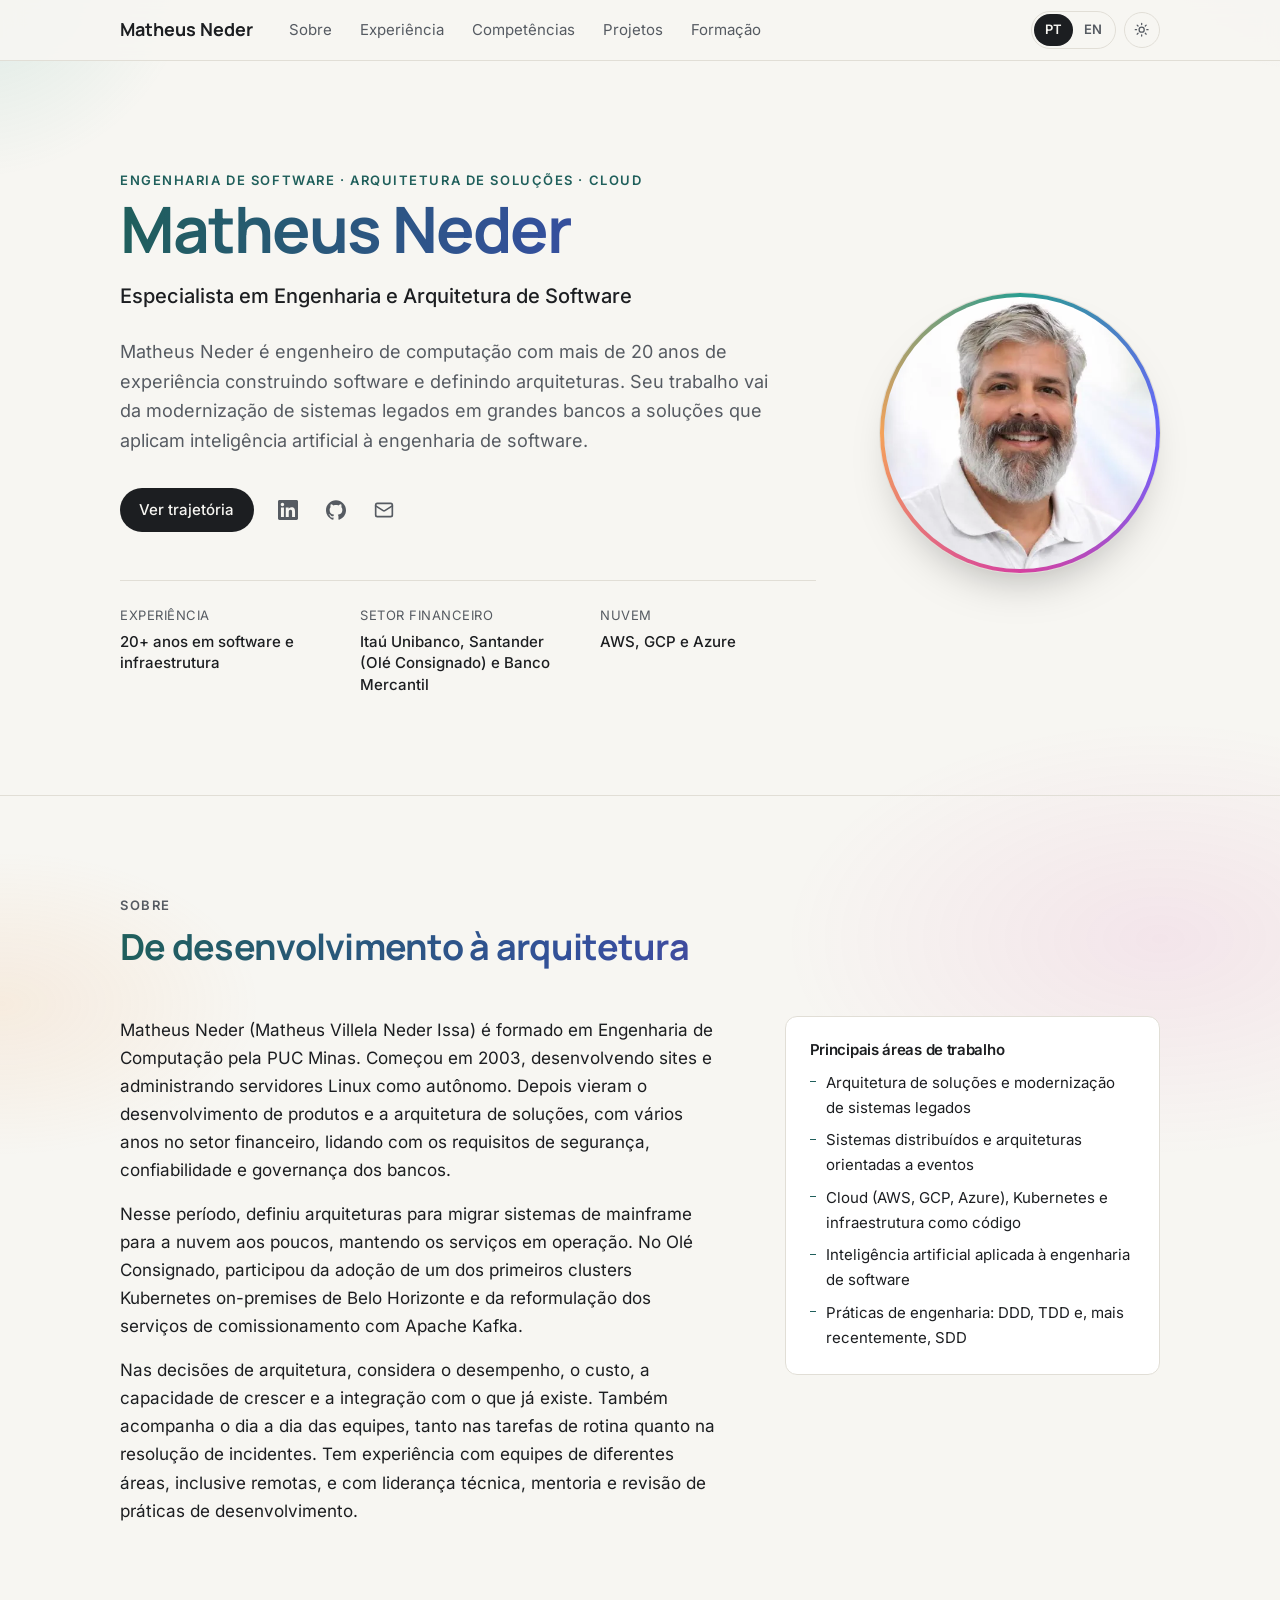
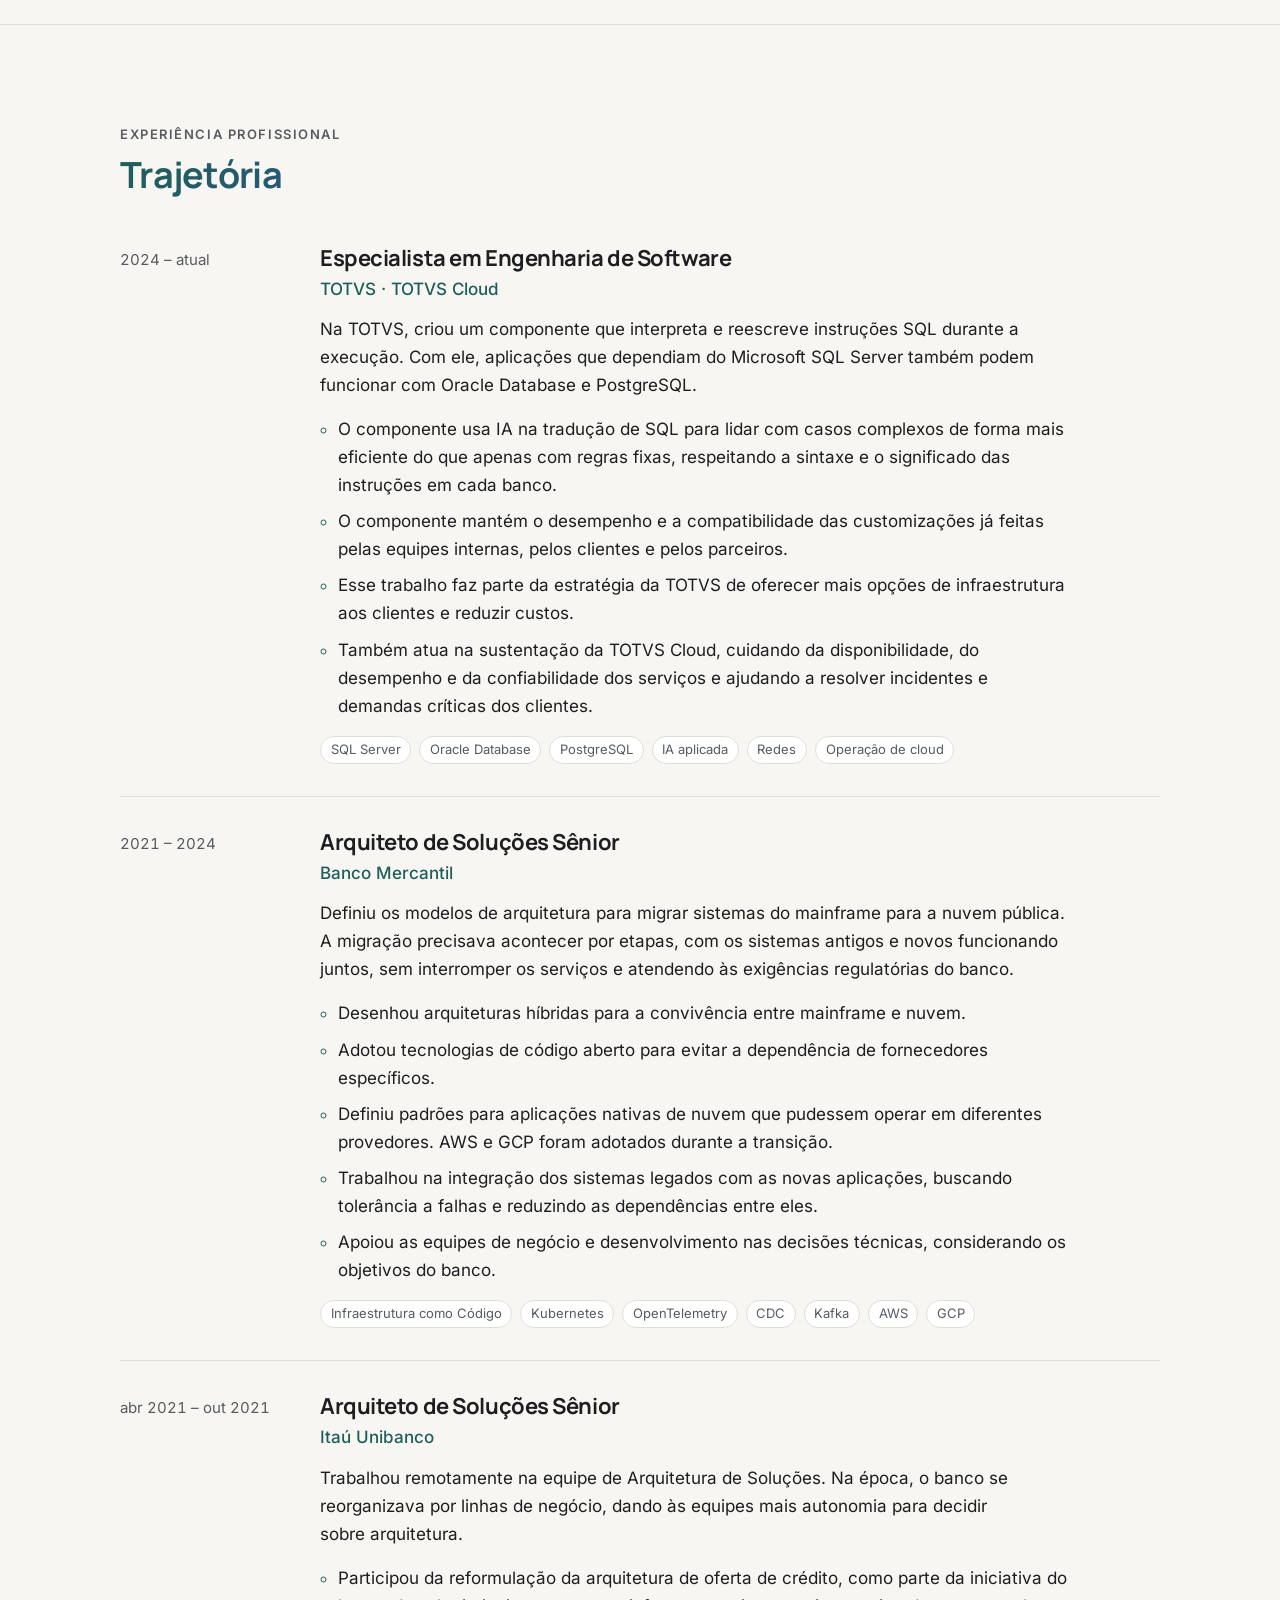
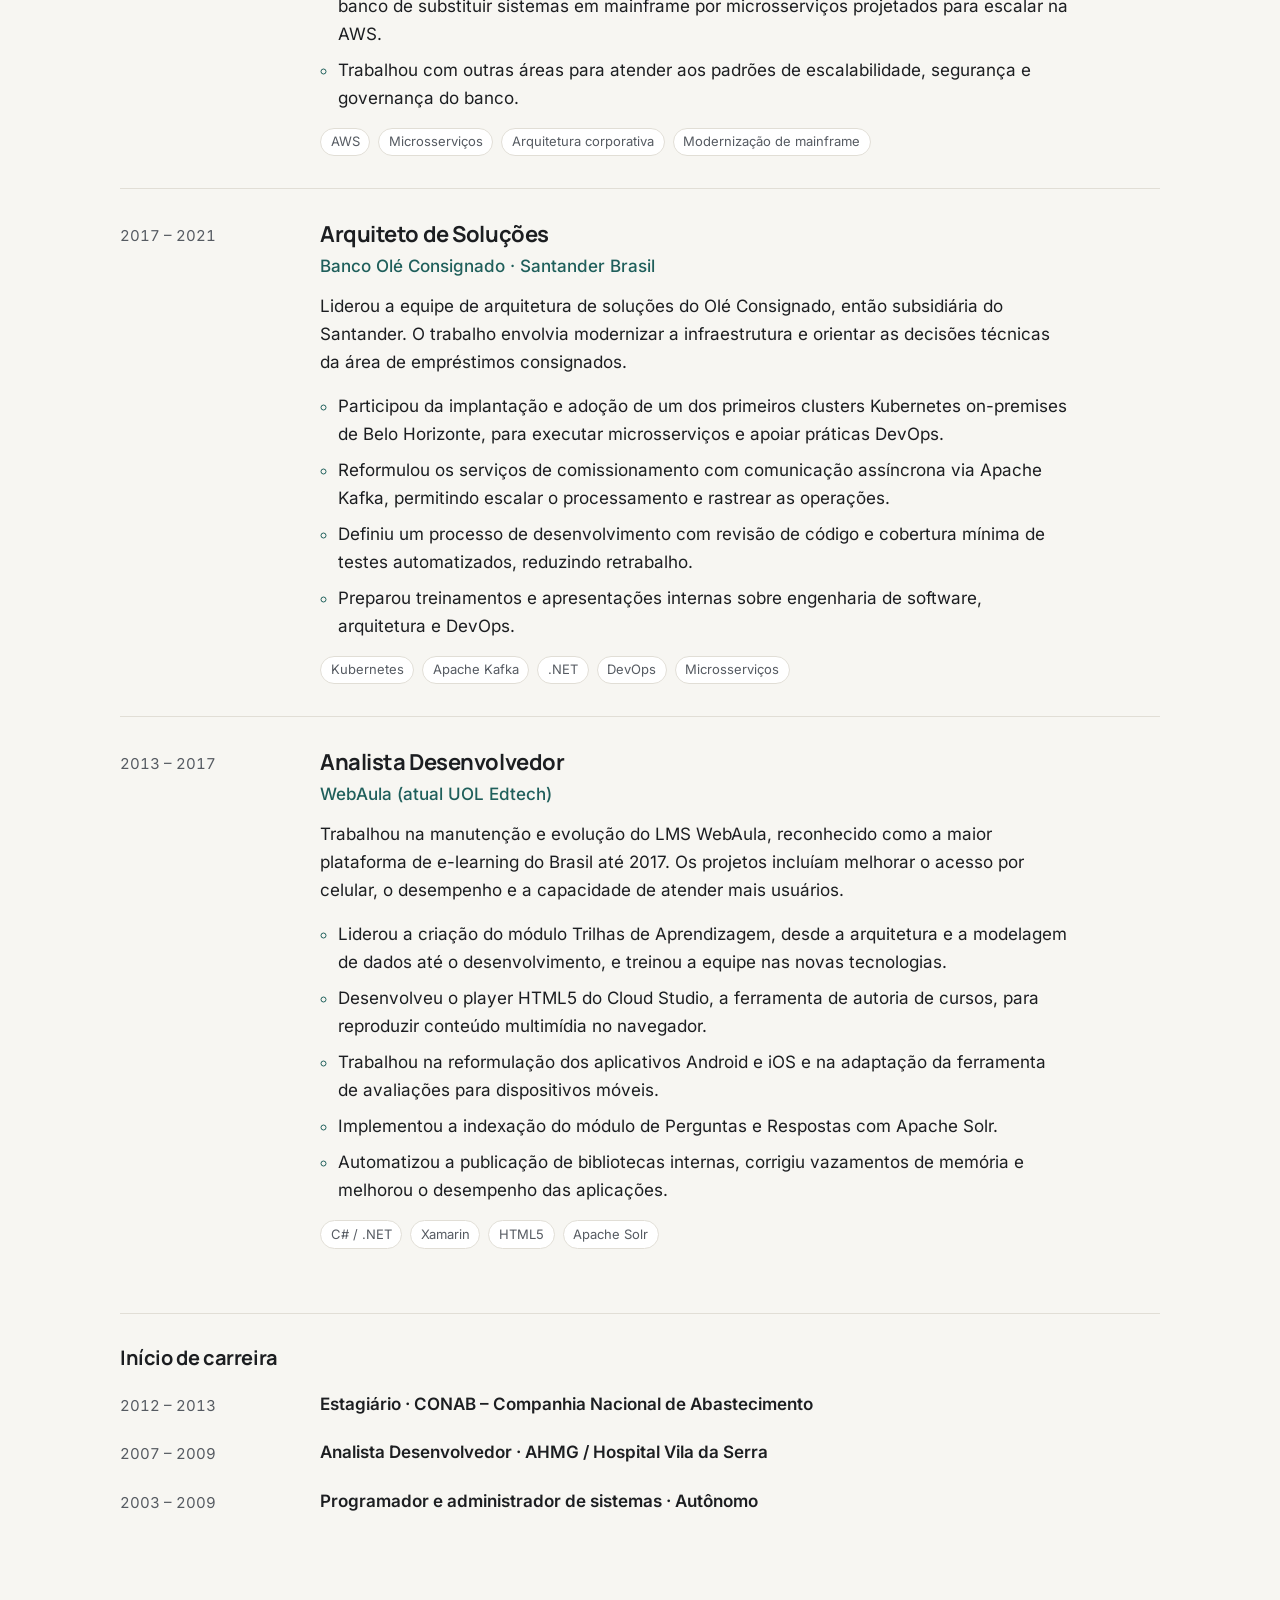
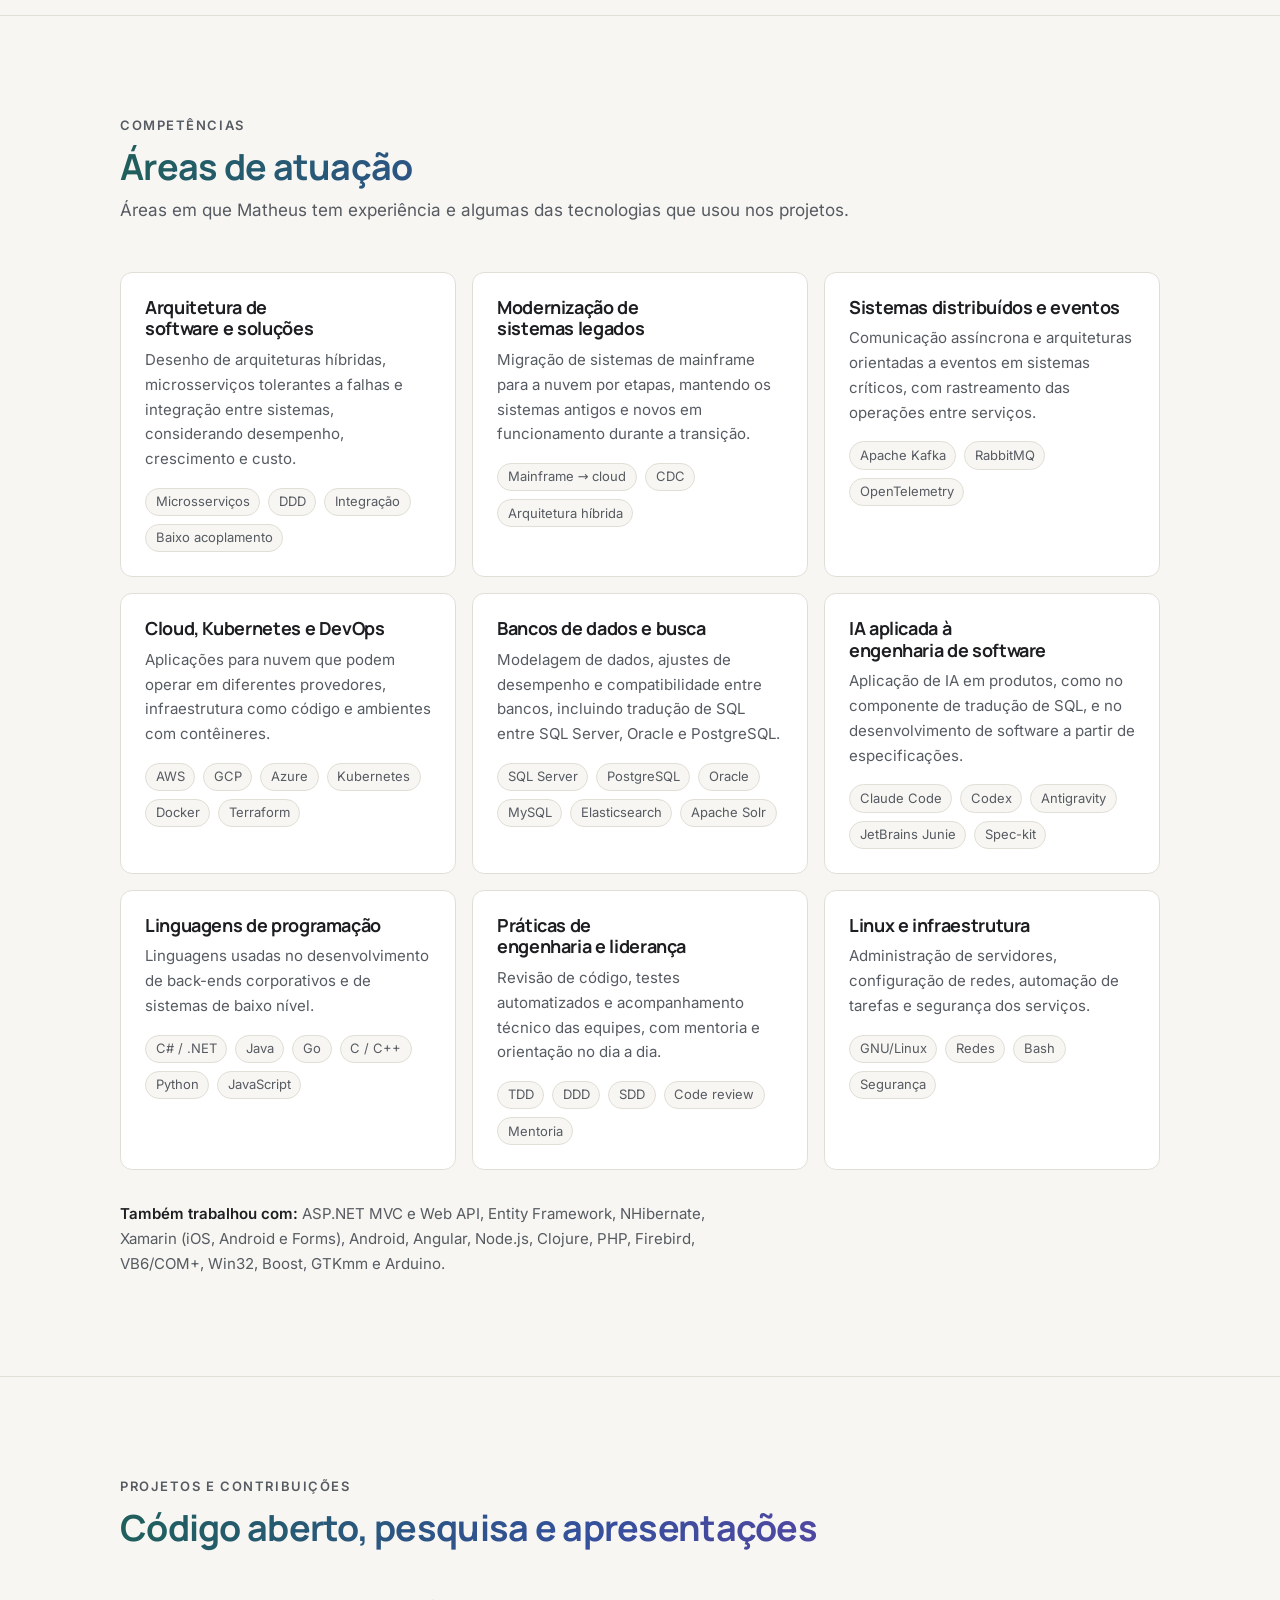
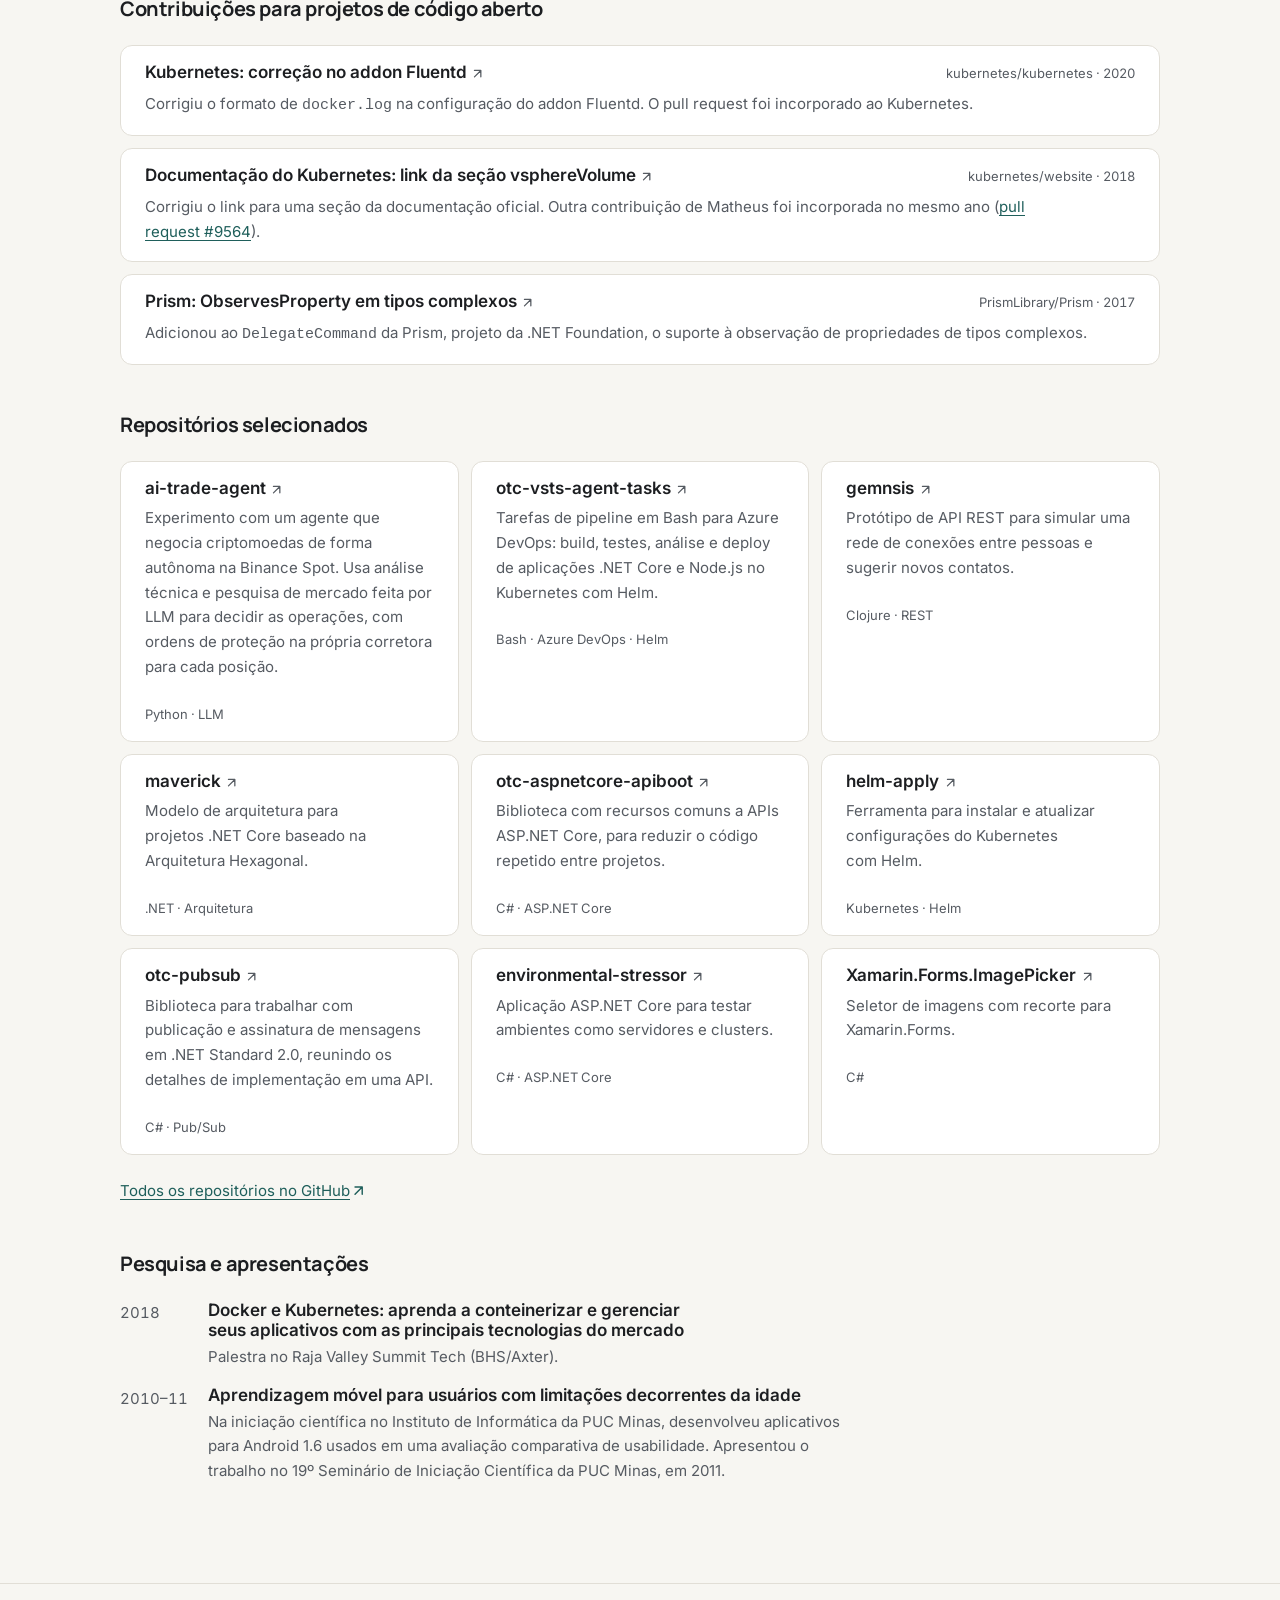
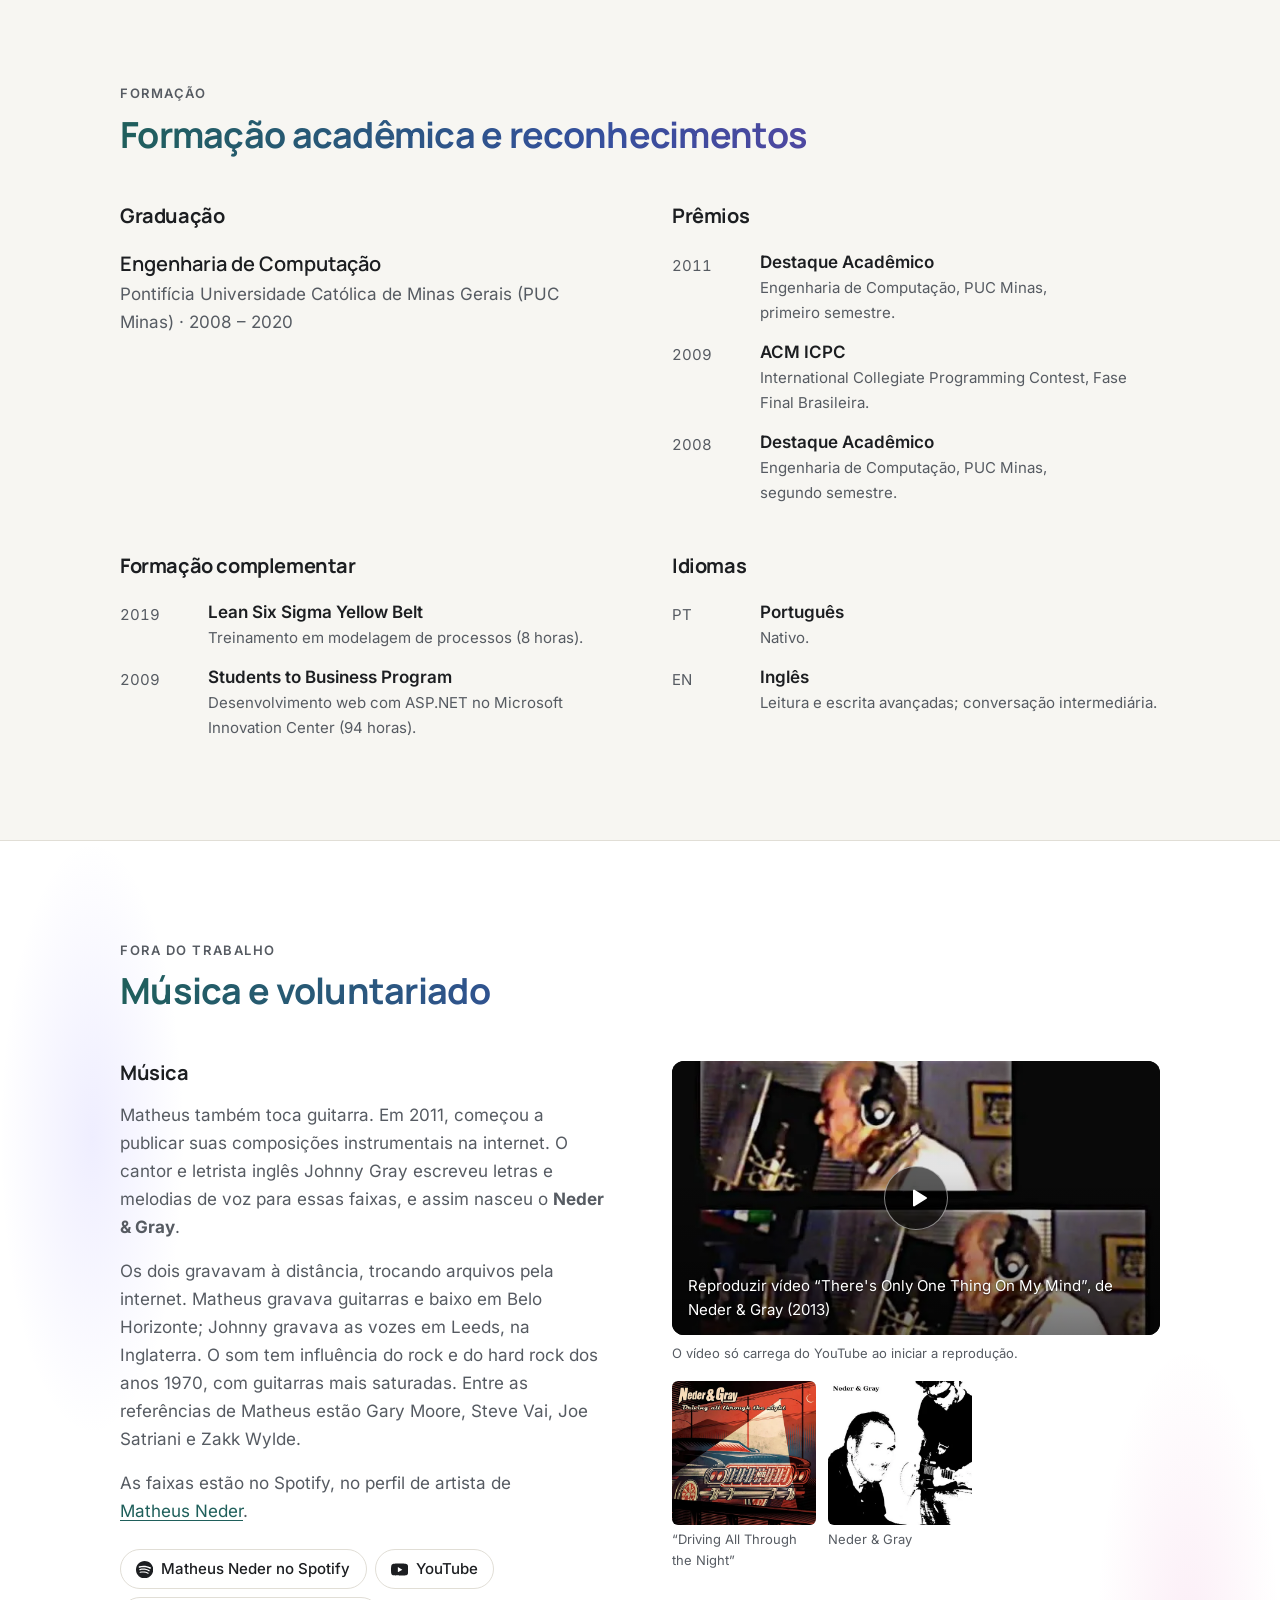
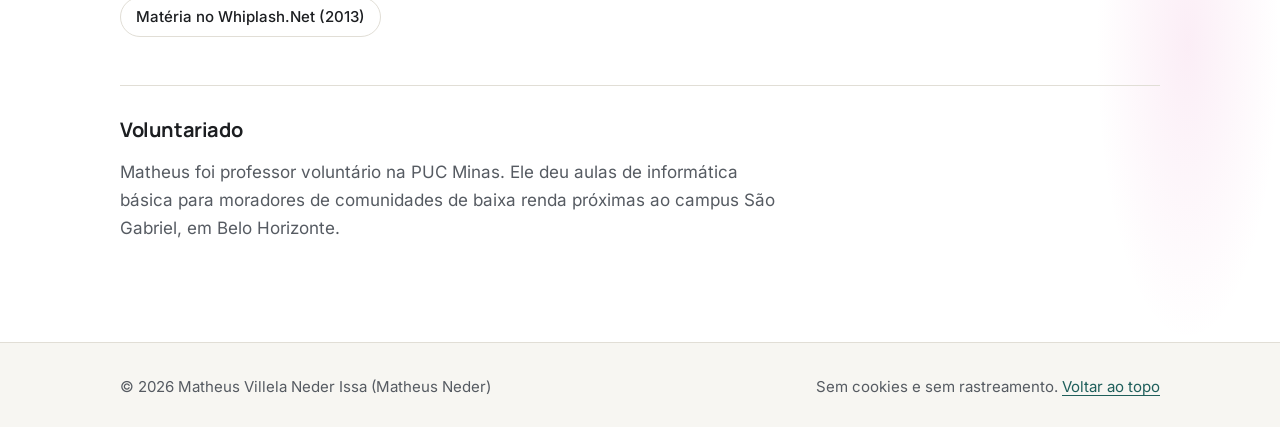
<file: pt-br/index.html>
<!DOCTYPE html>
<html lang="pt-BR">
<head>
  <meta charset="utf-8">
  <meta name="viewport" content="width=device-width, initial-scale=1">
  <title>Matheus Neder | Engenharia e Arquitetura de Software</title>
  <meta name="description" content="Matheus Neder (Matheus Villela Neder Issa) é engenheiro de computação com mais de 20 anos de experiência em software, arquitetura, cloud e sistemas bancários.">
  <meta name="author" content="Matheus Neder">
  <meta name="color-scheme" content="light dark">
  <meta name="theme-color" content="#f7f6f2" media="(prefers-color-scheme: light)">
  <meta name="theme-color" content="#121416" media="(prefers-color-scheme: dark)">

  <link rel="canonical" href="https://matheusneder.com/pt-br/">
  <link rel="alternate" hreflang="pt-BR" href="https://matheusneder.com/pt-br/">
  <link rel="alternate" hreflang="en" href="https://matheusneder.com/en/">
  <link rel="alternate" hreflang="x-default" href="https://matheusneder.com/">

  <meta property="og:type" content="profile">
  <meta property="og:site_name" content="Matheus Neder">
  <meta property="og:title" content="Matheus Neder | Engenharia e Arquitetura de Software">
  <meta property="og:description" content="A trajetória de Matheus Neder em software, arquitetura e cloud, os projetos de que participou e um pouco de sua música.">
  <meta property="og:url" content="https://matheusneder.com/pt-br/">
  <meta property="og:image" content="https://matheusneder.com/assets/images/og-image.jpg">
  <meta property="og:image:width" content="1200">
  <meta property="og:image:height" content="630">
  <meta property="og:image:alt" content="Matheus Neder: Software Engineering, Solutions Architecture, Cloud">
  <meta property="og:locale" content="pt_BR">
  <meta property="og:locale:alternate" content="en_US">
  <meta property="profile:first_name" content="Matheus">
  <meta property="profile:last_name" content="Neder">
  <meta name="twitter:card" content="summary_large_image">

  <link rel="icon" href="../favicon.svg" type="image/svg+xml">
  <link rel="apple-touch-icon" href="../assets/icons/apple-touch-icon.png">
  <link rel="preload" href="../assets/fonts/inter-latin-wght.woff2" as="font" type="font/woff2" crossorigin>
  <link rel="preload" href="../assets/fonts/manrope-latin-wght.woff2" as="font" type="font/woff2" crossorigin>
  <link rel="stylesheet" href="../assets/css/main.css">
  <link rel="stylesheet" href="../assets/css/psychedelic.css">
  <script>try{var t=localStorage.getItem("theme");if(t==="light"||t==="dark")document.documentElement.dataset.theme=t}catch(e){}</script>
  <script src="../assets/js/main.js" defer></script>

  <script type="application/ld+json">
  {
    "@context": "https://schema.org",
    "@graph": [
      {
        "@type": "WebSite",
        "@id": "https://matheusneder.com/#website",
        "url": "https://matheusneder.com/",
        "name": "Matheus Neder",
        "inLanguage": ["pt-BR", "en"],
        "publisher": { "@id": "https://matheusneder.com/#person" }
      },
      {
        "@type": "ProfilePage",
        "@id": "https://matheusneder.com/pt-br/#profilepage",
        "url": "https://matheusneder.com/pt-br/",
        "name": "Matheus Neder | Engenharia e Arquitetura de Software",
        "inLanguage": "pt-BR",
        "isPartOf": { "@id": "https://matheusneder.com/#website" },
        "mainEntity": { "@id": "https://matheusneder.com/#person" },
        "dateModified": "2026-11-24"
      },
      {
        "@type": "Person",
        "@id": "https://matheusneder.com/#person",
        "name": "Matheus Neder",
        "alternateName": "Matheus Villela Neder Issa",
        "url": "https://matheusneder.com/",
        "image": "https://matheusneder.com/assets/images/matheus-neder-portrait.webp",
        "jobTitle": "Especialista em Engenharia e Arquitetura de Software",
        "worksFor": { "@type": "Organization", "name": "TOTVS", "url": "https://www.totvs.com/" },
        "alumniOf": {
          "@type": "CollegeOrUniversity",
          "name": "Pontifícia Universidade Católica de Minas Gerais",
          "alternateName": "PUC Minas"
        },
        "hasOccupation": {
          "@type": "Occupation",
          "name": "Engenheiro de software e arquiteto de soluções",
          "skills": "Arquitetura de software, sistemas distribuídos, cloud computing, Kubernetes, Kafka, .NET, Go, Java, modernização de sistemas legados, IA aplicada à engenharia de software"
        },
        "knowsAbout": [
          "Engenharia de software", "Arquitetura de soluções", "Sistemas distribuídos",
          "Arquitetura orientada a eventos", "Cloud computing", "Amazon Web Services",
          "Google Cloud Platform", "Microsoft Azure", "Kubernetes", "Apache Kafka", "Terraform",
          "DevOps", "Modernização de sistemas legados", ".NET", "C#", "Go", "Java", "Python",
          "Bancos de dados", "Inteligência artificial aplicada à engenharia de software"
        ],
        "knowsLanguage": ["pt-BR", "en"],
        "award": [
          "ACM ICPC, Fase Final Brasileira (2009)",
          "Destaque Acadêmico em Engenharia de Computação, PUC Minas (2008 e 2011)"
        ],
        "sameAs": [
          "https://www.linkedin.com/in/matheus-neder-66b16a16/",
          "https://github.com/matheusneder",
          "https://open.spotify.com/artist/2ZB9z4Bkj3iEiXHX3ApvSk"
        ]
      }
    ]
  }
  </script>
</head>
<body>
  <a class="skip-link" href="#conteudo">Pular para o conteúdo</a>

  <header class="site-header">
    <div class="container">
      <a class="brand" href="#inicio">Matheus Neder</a>
      <nav class="site-nav" aria-label="Seções">
        <ul>
          <li><a href="#sobre">Sobre</a></li>
          <li><a href="#experiencia">Experiência</a></li>
          <li><a href="#competencias">Competências</a></li>
          <li><a href="#projetos">Projetos</a></li>
          <li><a href="#formacao">Formação</a></li>
        </ul>
      </nav>
      <div class="header-tools">
        <nav class="lang-switch" aria-label="Idioma">
          <a href="../pt-br/" hreflang="pt-BR" lang="pt-BR" aria-current="page" data-set-lang="pt-br"><abbr title="Português" aria-hidden="true">PT</abbr><span class="visually-hidden">Português</span></a>
          <a href="../en/" hreflang="en" lang="en" data-set-lang="en"><abbr title="English" aria-hidden="true">EN</abbr><span class="visually-hidden">English</span></a>
        </nav>
        <button class="theme-toggle" type="button" hidden data-label-dark="Usar tema escuro" data-label-light="Usar tema claro" aria-label="Alternar tema">
          <svg class="icon icon-sun" aria-hidden="true"><use href="../assets/icons/icons.svg#sun"/></svg>
          <svg class="icon icon-moon" aria-hidden="true"><use href="../assets/icons/icons.svg#moon"/></svg>
        </button>
      </div>
    </div>
  </header>

  <main id="conteudo">
    <!-- Apresentação ----------------------------------------------------- -->
    <section class="hero" id="inicio" aria-labelledby="hero-title">
      <div class="container">
        <div class="hero-text">
          <p class="eyebrow">Engenharia de software · Arquitetura de soluções · Cloud</p>
          <h1 id="hero-title">Matheus Neder</h1>
          <p class="role">Especialista em Engenharia e Arquitetura de Software</p>
          <p class="lead">Matheus Neder é engenheiro de computação com mais de 20 anos de experiência construindo software e definindo arquiteturas. Seu trabalho vai da modernização de sistemas legados em grandes bancos a soluções que aplicam inteligência artificial à engenharia de software.</p>

          <div class="hero-actions">
            <a class="btn btn-primary" href="#experiencia">Ver trajetória</a>
            <ul class="icon-links">
              <li><a href="https://www.linkedin.com/in/matheus-neder-66b16a16/" rel="me noopener" target="_blank" aria-label="LinkedIn (abre em nova aba)" title="LinkedIn"><svg class="icon" aria-hidden="true"><use href="../assets/icons/icons.svg#linkedin"/></svg></a></li>
              <li><a href="https://github.com/matheusneder" rel="me noopener" target="_blank" aria-label="GitHub (abre em nova aba)" title="GitHub"><svg class="icon" aria-hidden="true"><use href="../assets/icons/icons.svg#github"/></svg></a></li>
              <li><a href="mailto:matheusneder@gmail.com" aria-label="E-mail: matheusneder@gmail.com" title="E-mail"><svg class="icon" aria-hidden="true"><use href="../assets/icons/icons.svg#mail"/></svg></a></li>
            </ul>
          </div>

          <dl class="facts">
            <div><dt>Experiência</dt><dd>20+ anos em software e infraestrutura</dd></div>
            <div><dt>Setor financeiro</dt><dd>Itaú Unibanco, Santander (Olé Consignado) e Banco Mercantil</dd></div>
            <div><dt>Nuvem</dt><dd>AWS, GCP e Azure</dd></div>
          </dl>
        </div>

        <figure class="hero-portrait">
          <img src="../assets/images/matheus-neder-portrait.webp"
               srcset="../assets/images/matheus-neder-portrait-240.webp 240w, ../assets/images/matheus-neder-portrait.webp 460w"
               sizes="(max-width: 44rem) 136px, 280px"
               width="460" height="460" alt="Retrato de Matheus Neder" fetchpriority="high">
        </figure>
      </div>
    </section>

    <!-- Sobre ------------------------------------------------------------ -->
    <section class="section" id="sobre" aria-labelledby="sobre-title">
      <div class="container">
        <div class="section-head">
          <p class="eyebrow">Sobre</p>
          <h2 id="sobre-title">De desenvolvimento à arquitetura</h2>
        </div>
        <div class="about-grid">
          <div class="about-text">
            <p>Matheus Neder (Matheus Villela Neder Issa) é formado em Engenharia de Computação pela PUC Minas. Começou em 2003, desenvolvendo sites e administrando servidores Linux como autônomo. Depois vieram o desenvolvimento de produtos e a arquitetura de soluções, com vários anos no setor financeiro, lidando com os requisitos de segurança, confiabilidade e governança dos bancos.</p>
            <p>Nesse período, definiu arquiteturas para migrar sistemas de mainframe para a nuvem aos poucos, mantendo os serviços em operação. No Olé Consignado, participou da adoção de um dos primeiros clusters Kubernetes on-premises de Belo Horizonte e da reformulação dos serviços de comissionamento com Apache Kafka.</p>
            <p>Nas decisões de arquitetura, considera o desempenho, o custo, a capacidade de crescer e a integração com o que já existe. Também acompanha o dia a dia das equipes, tanto nas tarefas de rotina quanto na resolução de incidentes. Tem experiência com equipes de diferentes áreas, inclusive remotas, e com liderança técnica, mentoria e revisão de práticas de desenvolvimento.</p>
          </div>
          <aside class="about-aside" aria-labelledby="foco-title">
            <h3 id="foco-title">Principais áreas de trabalho</h3>
            <ul>
              <li>Arquitetura de soluções e modernização de sistemas legados</li>
              <li>Sistemas distribuídos e arquiteturas orientadas a eventos</li>
              <li>Cloud (AWS, GCP, Azure), Kubernetes e infraestrutura como código</li>
              <li>Inteligência artificial aplicada à engenharia de software</li>
              <li>Práticas de engenharia: DDD, TDD e, mais recentemente, SDD</li>
            </ul>
          </aside>
        </div>
      </div>
    </section>

    <!-- Experiência ------------------------------------------------------ -->
    <section class="section" id="experiencia" aria-labelledby="experiencia-title">
      <div class="container">
        <div class="section-head">
          <p class="eyebrow">Experiência profissional</p>
          <h2 id="experiencia-title">Trajetória</h2>
        </div>

        <ol class="timeline">
          <li class="job">
            <p class="job-period"><time datetime="2024">2024</time> – atual</p>
            <div class="job-body">
              <div class="job-head">
                <h3>Especialista em Engenharia de Software</h3>
                <p class="job-org">TOTVS · TOTVS Cloud</p>
              </div>
              <p>Na TOTVS, criou um componente que interpreta e reescreve instruções SQL durante a execução. Com ele, aplicações que dependiam do Microsoft SQL Server também podem funcionar com Oracle Database e PostgreSQL.</p>
              <ul>
                <li>O componente usa IA na tradução de SQL para lidar com casos complexos de forma mais eficiente do que apenas com regras fixas, respeitando a sintaxe e o significado das instruções em cada banco.</li>
                <li>O componente mantém o desempenho e a compatibilidade das customizações já feitas pelas equipes internas, pelos clientes e pelos parceiros.</li>
                <li>Esse trabalho faz parte da estratégia da TOTVS de oferecer mais opções de infraestrutura aos clientes e reduzir custos.</li>
                <li>Também atua na sustentação da TOTVS Cloud, cuidando da disponibilidade, do desempenho e da confiabilidade dos serviços e ajudando a resolver incidentes e demandas críticas dos clientes.</li>
              </ul>
              <ul class="tags">
                <li>SQL Server</li><li>Oracle Database</li><li>PostgreSQL</li><li>IA aplicada</li><li>Redes</li><li>Operação de cloud</li>
              </ul>
            </div>
          </li>

          <li class="job">
            <p class="job-period"><time datetime="2021">2021</time> – <time datetime="2024">2024</time></p>
            <div class="job-body">
              <div class="job-head">
                <h3>Arquiteto de Soluções Sênior</h3>
                <p class="job-org">Banco Mercantil</p>
              </div>
              <p>Definiu os modelos de arquitetura para migrar sistemas do mainframe para a nuvem pública. A migração precisava acontecer por etapas, com os sistemas antigos e novos funcionando juntos, sem interromper os serviços e atendendo às exigências regulatórias do banco.</p>
              <ul>
                <li>Desenhou arquiteturas híbridas para a convivência entre mainframe e nuvem.</li>
                <li>Adotou tecnologias de código aberto para evitar a dependência de fornecedores específicos.</li>
                <li>Definiu padrões para aplicações nativas de nuvem que pudessem operar em diferentes provedores. AWS e GCP foram adotados durante a transição.</li>
                <li>Trabalhou na integração dos sistemas legados com as novas aplicações, buscando tolerância a falhas e reduzindo as dependências entre eles.</li>
                <li>Apoiou as equipes de negócio e desenvolvimento nas decisões técnicas, considerando os objetivos do banco.</li>
              </ul>
              <ul class="tags">
                <li>Infraestrutura como Código</li><li>Kubernetes</li><li>OpenTelemetry</li><li>CDC</li><li>Kafka</li><li>AWS</li><li>GCP</li>
              </ul>
            </div>
          </li>

          <li class="job">
            <p class="job-period"><time datetime="2021-04">abr 2021</time> – <time datetime="2021-10">out 2021</time></p>
            <div class="job-body">
              <div class="job-head">
                <h3>Arquiteto de Soluções Sênior</h3>
                <p class="job-org">Itaú Unibanco</p>
              </div>
              <p>Trabalhou remotamente na equipe de Arquitetura de Soluções. Na época, o banco se reorganizava por linhas de negócio, dando às equipes mais autonomia para decidir sobre arquitetura.</p>
              <ul>
                <li>Participou da reformulação da arquitetura de oferta de crédito, como parte da iniciativa do banco de substituir sistemas em mainframe por microsserviços projetados para escalar na AWS.</li>
                <li>Trabalhou com outras áreas para atender aos padrões de escalabilidade, segurança e governança do banco.</li>
              </ul>
              <ul class="tags">
                <li>AWS</li><li>Microsserviços</li><li>Arquitetura corporativa</li><li>Modernização de mainframe</li>
              </ul>
            </div>
          </li>

          <li class="job">
            <p class="job-period"><time datetime="2017">2017</time> – <time datetime="2021">2021</time></p>
            <div class="job-body">
              <div class="job-head">
                <h3>Arquiteto de Soluções</h3>
                <p class="job-org">Banco Olé Consignado · Santander Brasil</p>
              </div>
              <p>Liderou a equipe de arquitetura de soluções do Olé Consignado, então subsidiária do Santander. O trabalho envolvia modernizar a infraestrutura e orientar as decisões técnicas da área de empréstimos consignados.</p>
              <ul>
                <li>Participou da implantação e adoção de um dos primeiros clusters Kubernetes on-premises de Belo Horizonte, para executar microsserviços e apoiar práticas DevOps.</li>
                <li>Reformulou os serviços de comissionamento com comunicação assíncrona via Apache Kafka, permitindo escalar o processamento e rastrear as operações.</li>
                <li>Definiu um processo de desenvolvimento com revisão de código e cobertura mínima de testes automatizados, reduzindo retrabalho.</li>
                <li>Preparou treinamentos e apresentações internas sobre engenharia de software, arquitetura e DevOps.</li>
              </ul>
              <ul class="tags">
                <li>Kubernetes</li><li>Apache Kafka</li><li>.NET</li><li>DevOps</li><li>Microsserviços</li>
              </ul>
            </div>
          </li>

          <li class="job">
            <p class="job-period"><time datetime="2013">2013</time> – <time datetime="2017">2017</time></p>
            <div class="job-body">
              <div class="job-head">
                <h3>Analista Desenvolvedor</h3>
                <p class="job-org">WebAula (atual UOL Edtech)</p>
              </div>
              <p>Trabalhou na manutenção e evolução do LMS WebAula, reconhecido como a maior plataforma de e-learning do Brasil até 2017. Os projetos incluíam melhorar o acesso por celular, o desempenho e a capacidade de atender mais usuários.</p>
              <ul>
                <li>Liderou a criação do módulo Trilhas de Aprendizagem, desde a arquitetura e a modelagem de dados até o desenvolvimento, e treinou a equipe nas novas tecnologias.</li>
                <li>Desenvolveu o player HTML5 do Cloud Studio, a ferramenta de autoria de cursos, para reproduzir conteúdo multimídia no navegador.</li>
                <li>Trabalhou na reformulação dos aplicativos Android e iOS e na adaptação da ferramenta de avaliações para dispositivos móveis.</li>
                <li>Implementou a indexação do módulo de Perguntas e Respostas com Apache Solr.</li>
                <li>Automatizou a publicação de bibliotecas internas, corrigiu vazamentos de memória e melhorou o desempenho das aplicações.</li>
              </ul>
              <ul class="tags">
                <li>C# / .NET</li><li>Xamarin</li><li>HTML5</li><li>Apache Solr</li>
              </ul>
            </div>
          </li>
        </ol>

        <div class="early-career">
          <h3>Início de carreira</h3>
          <ul class="early-list">
            <li>
              <p class="job-period"><time datetime="2012">2012</time> – <time datetime="2013">2013</time></p>
              <div>
                <h4>Estagiário · CONAB – Companhia Nacional de Abastecimento</h4>
              </div>
            </li>
            <li>
              <p class="job-period"><time datetime="2007">2007</time> – <time datetime="2009">2009</time></p>
              <div>
                <h4>Analista Desenvolvedor · AHMG / Hospital Vila da Serra</h4>
              </div>
            </li>
            <li>
              <p class="job-period"><time datetime="2003">2003</time> – <time datetime="2009">2009</time></p>
              <div>
                <h4>Programador e administrador de sistemas · Autônomo</h4>
              </div>
            </li>
          </ul>
        </div>
      </div>
    </section>

    <!-- Competências ----------------------------------------------------- -->
    <section class="section" id="competencias" aria-labelledby="competencias-title">
      <div class="container">
        <div class="section-head">
          <p class="eyebrow">Competências</p>
          <h2 id="competencias-title">Áreas de atuação</h2>
          <p>Áreas em que Matheus tem experiência e algumas das tecnologias que usou nos projetos.</p>
        </div>

        <ul class="expertise-grid">
          <li class="card">
            <h3>Arquitetura de software e soluções</h3>
            <p>Desenho de arquiteturas híbridas, microsserviços tolerantes a falhas e integração entre sistemas, considerando desempenho, crescimento e custo.</p>
            <ul class="tags"><li>Microsserviços</li><li>DDD</li><li>Integração</li><li>Baixo acoplamento</li></ul>
          </li>
          <li class="card">
            <h3>Modernização de sistemas legados</h3>
            <p>Migração de sistemas de mainframe para a nuvem por etapas, mantendo os sistemas antigos e novos em funcionamento durante a transição.</p>
            <ul class="tags"><li>Mainframe → cloud</li><li>CDC</li><li>Arquitetura híbrida</li></ul>
          </li>
          <li class="card">
            <h3>Sistemas distribuídos e eventos</h3>
            <p>Comunicação assíncrona e arquiteturas orientadas a eventos em sistemas críticos, com rastreamento das operações entre serviços.</p>
            <ul class="tags"><li>Apache Kafka</li><li>RabbitMQ</li><li>OpenTelemetry</li></ul>
          </li>
          <li class="card">
            <h3>Cloud, Kubernetes e DevOps</h3>
            <p>Aplicações para nuvem que podem operar em diferentes provedores, infraestrutura como código e ambientes com contêineres.</p>
            <ul class="tags"><li>AWS</li><li>GCP</li><li>Azure</li><li>Kubernetes</li><li>Docker</li><li>Terraform</li></ul>
          </li>
          <li class="card">
            <h3>Bancos de dados e busca</h3>
            <p>Modelagem de dados, ajustes de desempenho e compatibilidade entre bancos, incluindo tradução de SQL entre SQL Server, Oracle e PostgreSQL.</p>
            <ul class="tags"><li>SQL Server</li><li>PostgreSQL</li><li>Oracle</li><li>MySQL</li><li>Elasticsearch</li><li>Apache Solr</li></ul>
          </li>
          <li class="card">
            <h3>IA aplicada à engenharia de software</h3>
            <p>Aplicação de IA em produtos, como no componente de tradução de SQL, e no desenvolvimento de software a partir de especificações.</p>
            <ul class="tags"><li>Claude Code</li><li>Codex</li><li>Antigravity</li><li>JetBrains Junie</li><li>Spec-kit</li></ul>
          </li>
          <li class="card">
            <h3>Linguagens de programação</h3>
            <p>Linguagens usadas no desenvolvimento de back-ends corporativos e de sistemas de baixo nível.</p>
            <ul class="tags"><li>C# / .NET</li><li>Java</li><li>Go</li><li>C / C++</li><li>Python</li><li>JavaScript</li></ul>
          </li>
          <li class="card">
            <h3>Práticas de engenharia e liderança</h3>
            <p>Revisão de código, testes automatizados e acompanhamento técnico das equipes, com mentoria e orientação no dia a dia.</p>
            <ul class="tags"><li>TDD</li><li>DDD</li><li>SDD</li><li>Code review</li><li>Mentoria</li></ul>
          </li>
          <li class="card">
            <h3>Linux e infraestrutura</h3>
            <p>Administração de servidores, configuração de redes, automação de tarefas e segurança dos serviços.</p>
            <ul class="tags"><li>GNU/Linux</li><li>Redes</li><li>Bash</li><li>Segurança</li></ul>
          </li>
        </ul>

        <p class="also"><strong>Também trabalhou com:</strong> ASP.NET MVC e Web API, Entity Framework, NHibernate, Xamarin (iOS, Android e Forms), Android, Angular, Node.js, Clojure, PHP, Firebird, VB6/COM+, Win32, Boost, GTKmm e Arduino.</p>
      </div>
    </section>

    <!-- Projetos --------------------------------------------------------- -->
    <section class="section" id="projetos" aria-labelledby="projetos-title">
      <div class="container">
        <div class="section-head">
          <p class="eyebrow">Projetos e contribuições</p>
          <h2 id="projetos-title">Código aberto, pesquisa e apresentações</h2>
        </div>

        <div class="subsection">
          <h3>Contribuições para projetos de código aberto</h3>
          <ul class="link-list">
            <li class="link-item">
              <h4><a href="https://github.com/kubernetes/kubernetes/pull/87041" target="_blank" rel="noopener">Kubernetes: correção no addon Fluentd<svg class="icon" aria-hidden="true"><use href="../assets/icons/icons.svg#arrow-up-right"/></svg></a></h4>
              <span class="meta">kubernetes/kubernetes · 2020</span>
              <p>Corrigiu o formato de <code>docker.log</code> na configuração do addon Fluentd. O pull request foi incorporado ao Kubernetes.</p>
            </li>
            <li class="link-item">
              <h4><a href="https://github.com/kubernetes/website/pull/10320" target="_blank" rel="noopener">Documentação do Kubernetes: link da seção vsphereVolume<svg class="icon" aria-hidden="true"><use href="../assets/icons/icons.svg#arrow-up-right"/></svg></a></h4>
              <span class="meta">kubernetes/website · 2018</span>
              <p>Corrigiu o link para uma seção da documentação oficial. Outra contribuição de Matheus foi incorporada no mesmo ano (<a href="https://github.com/kubernetes/website/pull/9564" target="_blank" rel="noopener">pull request #9564</a>).</p>
            </li>
            <li class="link-item">
              <h4><a href="https://github.com/PrismLibrary/Prism/pull/1034" target="_blank" rel="noopener">Prism: ObservesProperty em tipos complexos<svg class="icon" aria-hidden="true"><use href="../assets/icons/icons.svg#arrow-up-right"/></svg></a></h4>
              <span class="meta">PrismLibrary/Prism · 2017</span>
              <p>Adicionou ao <code>DelegateCommand</code> da Prism, projeto da .NET Foundation, o suporte à observação de propriedades de tipos complexos.</p>
            </li>
          </ul>
        </div>

        <div class="subsection">
          <h3>Repositórios selecionados</h3>
          <ul class="repo-grid">
            <li class="link-item">
              <h4><a href="https://github.com/matheusneder/ai-trade-agent" target="_blank" rel="noopener">ai-trade-agent<svg class="icon" aria-hidden="true"><use href="../assets/icons/icons.svg#arrow-up-right"/></svg></a></h4>
              <p>Experimento com um agente que negocia criptomoedas de forma autônoma na Binance Spot. Usa análise técnica e pesquisa de mercado feita por LLM para decidir as operações, com ordens de proteção na própria corretora para cada posição.</p>
              <span class="meta">Python · LLM</span>
            </li>
            <li class="link-item">
              <h4><a href="https://github.com/matheusneder/otc-vsts-agent-tasks" target="_blank" rel="noopener">otc-vsts-agent-tasks<svg class="icon" aria-hidden="true"><use href="../assets/icons/icons.svg#arrow-up-right"/></svg></a></h4>
              <p>Tarefas de pipeline em Bash para Azure DevOps: build, testes, análise e deploy de aplicações .NET Core e Node.js no Kubernetes com Helm.</p>
              <span class="meta">Bash · Azure DevOps · Helm</span>
            </li>
            <li class="link-item">
              <h4><a href="https://github.com/matheusneder/gemnsis" target="_blank" rel="noopener">gemnsis<svg class="icon" aria-hidden="true"><use href="../assets/icons/icons.svg#arrow-up-right"/></svg></a></h4>
              <p>Protótipo de API REST para simular uma rede de conexões entre pessoas e sugerir novos contatos.</p>
              <span class="meta">Clojure · REST</span>
            </li>
            <li class="link-item">
              <h4><a href="https://github.com/matheusneder/maverick" target="_blank" rel="noopener">maverick<svg class="icon" aria-hidden="true"><use href="../assets/icons/icons.svg#arrow-up-right"/></svg></a></h4>
              <p>Modelo de arquitetura para projetos .NET Core baseado na Arquitetura Hexagonal.</p>
              <span class="meta">.NET · Arquitetura</span>
            </li>
            <li class="link-item">
              <h4><a href="https://github.com/matheusneder/otc-aspnetcore-apiboot" target="_blank" rel="noopener">otc-aspnetcore-apiboot<svg class="icon" aria-hidden="true"><use href="../assets/icons/icons.svg#arrow-up-right"/></svg></a></h4>
              <p>Biblioteca com recursos comuns a APIs ASP.NET Core, para reduzir o código repetido entre projetos.</p>
              <span class="meta">C# · ASP.NET Core</span>
            </li>
            <li class="link-item">
              <h4><a href="https://github.com/matheusneder/helm-apply" target="_blank" rel="noopener">helm-apply<svg class="icon" aria-hidden="true"><use href="../assets/icons/icons.svg#arrow-up-right"/></svg></a></h4>
              <p>Ferramenta para instalar e atualizar configurações do Kubernetes com Helm.</p>
              <span class="meta">Kubernetes · Helm</span>
            </li>
            <li class="link-item">
              <h4><a href="https://github.com/matheusneder/otc-pubsub" target="_blank" rel="noopener">otc-pubsub<svg class="icon" aria-hidden="true"><use href="../assets/icons/icons.svg#arrow-up-right"/></svg></a></h4>
              <p>Biblioteca para trabalhar com publicação e assinatura de mensagens em .NET Standard 2.0, reunindo os detalhes de implementação em uma API.</p>
              <span class="meta">C# · Pub/Sub</span>
            </li>
            <li class="link-item">
              <h4><a href="https://github.com/matheusneder/environmental-stressor" target="_blank" rel="noopener">environmental-stressor<svg class="icon" aria-hidden="true"><use href="../assets/icons/icons.svg#arrow-up-right"/></svg></a></h4>
              <p>Aplicação ASP.NET Core para testar ambientes como servidores e clusters.</p>
              <span class="meta">C# · ASP.NET Core</span>
            </li>
            <li class="link-item">
              <h4><a href="https://github.com/matheusneder/Xamarin.Forms.ImagePicker" target="_blank" rel="noopener">Xamarin.Forms.ImagePicker<svg class="icon" aria-hidden="true"><use href="../assets/icons/icons.svg#arrow-up-right"/></svg></a></h4>
              <p>Seletor de imagens com recorte para Xamarin.Forms.</p>
              <span class="meta">C#</span>
            </li>
          </ul>
          <p class="more-link"><a href="https://github.com/matheusneder" target="_blank" rel="noopener">Todos os repositórios no GitHub<svg class="icon" aria-hidden="true"><use href="../assets/icons/icons.svg#arrow-up-right"/></svg></a></p>
        </div>

        <div class="subsection">
          <h3>Pesquisa e apresentações</h3>
          <ul class="plain-list">
            <li>
              <span class="year">2018</span>
              <div>
                <h4>Docker e Kubernetes: aprenda a conteinerizar e gerenciar seus aplicativos com as principais tecnologias do mercado</h4>
                <p>Palestra no Raja Valley Summit Tech (BHS/Axter).</p>
              </div>
            </li>
            <li>
              <span class="year">2010–11</span>
              <div>
                <h4>Aprendizagem móvel para usuários com limitações decorrentes da idade</h4>
                <p>Na iniciação científica no Instituto de Informática da PUC Minas, desenvolveu aplicativos para Android 1.6 usados em uma avaliação comparativa de usabilidade. Apresentou o trabalho no 19º Seminário de Iniciação Científica da PUC Minas, em 2011.</p>
              </div>
            </li>
          </ul>
        </div>
      </div>
    </section>

    <!-- Formação --------------------------------------------------------- -->
    <section class="section" id="formacao" aria-labelledby="formacao-title">
      <div class="container">
        <div class="section-head">
          <p class="eyebrow">Formação</p>
          <h2 id="formacao-title">Formação acadêmica e reconhecimentos</h2>
        </div>

        <div class="edu-grid">
          <div>
            <h3>Graduação</h3>
            <div class="degree">
              <h4>Engenharia de Computação</h4>
              <p>Pontifícia Universidade Católica de Minas Gerais (PUC Minas) · 2008 – 2020</p>
            </div>
          </div>

          <div>
            <h3>Prêmios</h3>
            <ul class="plain-list">
              <li><span class="year">2011</span><div><h4>Destaque Acadêmico</h4><p>Engenharia de Computação, PUC Minas, primeiro semestre.</p></div></li>
              <li><span class="year">2009</span><div><h4>ACM ICPC</h4><p>International Collegiate Programming Contest, Fase Final Brasileira.</p></div></li>
              <li><span class="year">2008</span><div><h4>Destaque Acadêmico</h4><p>Engenharia de Computação, PUC Minas, segundo semestre.</p></div></li>
            </ul>
          </div>

          <div>
            <h3>Formação complementar</h3>
            <ul class="plain-list">
              <li><span class="year">2019</span><div><h4>Lean Six Sigma Yellow Belt</h4><p>Treinamento em modelagem de processos (8 horas).</p></div></li>
              <li><span class="year">2009</span><div><h4>Students to Business Program</h4><p>Desenvolvimento web com ASP.NET no Microsoft Innovation Center (94 horas).</p></div></li>
            </ul>
          </div>

          <div>
            <h3>Idiomas</h3>
            <ul class="plain-list">
              <li><span class="year" aria-hidden="true">PT</span><div><h4>Português</h4><p>Nativo.</p></div></li>
              <li><span class="year" aria-hidden="true">EN</span><div><h4>Inglês</h4><p>Leitura e escrita avançadas; conversação intermediária.</p></div></li>
            </ul>
          </div>
        </div>
      </div>
    </section>


    <!-- Interesses pessoais ---------------------------------------------- -->
    <section class="section section-personal" id="musica" aria-labelledby="musica-title">
      <div class="container">
        <div class="section-head">
          <p class="eyebrow">Fora do trabalho</p>
          <h2 id="musica-title">Música e voluntariado</h2>
        </div>
        <div class="music">
          <div class="music-text">
            <h3>Música</h3>
            <p>Matheus também toca guitarra. Em 2011, começou a publicar suas composições instrumentais na internet. O cantor e letrista inglês Johnny Gray escreveu letras e melodias de voz para essas faixas, e assim nasceu o <strong>Neder &amp; Gray</strong>.</p>
            <p>Os dois gravavam à distância, trocando arquivos pela internet. Matheus gravava guitarras e baixo em Belo Horizonte; Johnny gravava as vozes em Leeds, na Inglaterra. O som tem influência do rock e do hard rock dos anos 1970, com guitarras mais saturadas. Entre as referências de Matheus estão Gary Moore, Steve Vai, Joe Satriani e Zakk Wylde.</p>
            <p>As faixas estão no Spotify, no perfil de artista de <a href="https://open.spotify.com/artist/2ZB9z4Bkj3iEiXHX3ApvSk" target="_blank" rel="noopener">Matheus Neder</a>.</p>
            <ul class="music-links">
              <li><a class="btn btn-ghost" href="https://open.spotify.com/artist/2ZB9z4Bkj3iEiXHX3ApvSk" target="_blank" rel="noopener"><svg class="icon" aria-hidden="true"><use href="../assets/icons/icons.svg#spotify"/></svg>Matheus Neder no Spotify</a></li>
              <li><a class="btn btn-ghost" href="https://www.youtube.com/nederandgray" target="_blank" rel="noopener"><svg class="icon" aria-hidden="true"><use href="../assets/icons/icons.svg#youtube"/></svg>YouTube</a></li>
              <li><a class="btn btn-ghost" href="https://whiplash.net/materias/biografias/173452-nederandgray.html" target="_blank" rel="noopener">Matéria no Whiplash.Net (2013)</a></li>
            </ul>
          </div>
          <div>
            <div class="video">
              <img src="../assets/images/video-theres-only-one-thing-on-my-mind.webp" width="640" height="360" alt="" loading="lazy" decoding="async">
              <a class="video-play" href="https://www.youtube.com/watch?v=l0gKuDb0F-w" target="_blank" rel="noopener"
                 data-video-id="l0gKuDb0F-w" data-video-title="Neder &amp; Gray: There's Only One Thing On My Mind">
                <span class="play-badge"><svg class="icon" aria-hidden="true"><use href="../assets/icons/icons.svg#play"/></svg></span>
                <span class="video-caption">Reproduzir vídeo “There's Only One Thing On My Mind”, de Neder &amp; Gray (2013)</span>
              </a>
            </div>
            <p class="video-note">O vídeo só carrega do YouTube ao iniciar a reprodução.</p>
            <div class="music-gallery">
              <figure>
                <img src="../assets/images/neder-and-gray-driving-all-through-the-night.webp" width="480" height="480" alt="Capa ilustrada de Neder &amp; Gray, “Driving All Through the Night”: um carro clássico à noite sob a luz de um poste" loading="lazy" decoding="async">
                <figcaption>“Driving All Through the Night”</figcaption>
              </figure>
              <figure>
                <img src="../assets/images/neder-and-gray.webp" width="480" height="480" alt="Arte em preto e branco de Neder &amp; Gray: os dois músicos em estúdio, um deles com a guitarra" loading="lazy" decoding="async">
                <figcaption>Neder &amp; Gray</figcaption>
              </figure>
            </div>
          </div>
        </div>

        <div class="volunteer" id="voluntariado">
          <h3>Voluntariado</h3>
          <p>Matheus foi professor voluntário na PUC Minas. Ele deu aulas de informática básica para moradores de comunidades de baixa renda próximas ao campus São Gabriel, em Belo Horizonte.</p>
        </div>
      </div>
    </section>
  </main>

  <footer class="site-footer">
    <div class="container">
      <p>© 2026 Matheus Villela Neder Issa (Matheus Neder)</p>
      <p>Sem cookies e sem rastreamento. <a href="#inicio">Voltar ao topo</a></p>
    </div>
  </footer>
</body>
</html>
</file>
<file: assets/css/main.css>
/* ==========================================================================
   matheusneder.com: main stylesheet
   1. Fonts  2. Design tokens  3. Base  4. Layout  5. Header  6. Hero
   7. Sections  8. Components  9. Music  10. Footer  11. Motion  12. Print
   ========================================================================== */

/* 1. Fonts (self-hosted, SIL Open Font License) ---------------------------- */
@font-face {
  font-family: "Inter";
  src: url("../fonts/inter-latin-wght.woff2") format("woff2");
  font-weight: 100 900;
  font-style: normal;
  font-display: swap;
}
@font-face {
  font-family: "Manrope";
  src: url("../fonts/manrope-latin-wght.woff2") format("woff2");
  font-weight: 200 800;
  font-style: normal;
  font-display: swap;
}

/* 2. Design tokens -----------------------------------------------------------
   Colours use light-dark(): the first value is the light theme, the second
   the dark theme. The active scheme follows the OS unless the visitor picks
   one (html[data-theme]).                                                    */
:root {
  color-scheme: light dark;

  --c-bg:        light-dark(#f7f6f2, #121416);
  --c-surface:   light-dark(#ffffff, #1a1d20);
  --c-text:      light-dark(#1c1e21, #e9e7e2);
  --c-muted:     light-dark(#565b62, #a4a9af);
  --c-line:      light-dark(#e1ded6, #2b2f34);
  --c-accent:    light-dark(#1f5f5b, #7fc4ba);
  --c-accent-bg: light-dark(#e6efed, #1b2a29);
  --c-focus:     light-dark(#1f5f5b, #9fd8cf);

  --font-sans:  "Inter", system-ui, -apple-system, "Segoe UI", Roboto, sans-serif;
  --font-display: "Manrope", "Inter", system-ui, -apple-system, "Segoe UI", Roboto, sans-serif;

  --fs-xs:  0.8125rem;
  --fs-sm:  0.9375rem;
  --fs-md:  1.0625rem;
  --fs-lg:  1.25rem;
  --fs-xl:  clamp(1.6rem, 1.2rem + 1.6vw, 2.25rem);
  --fs-2xl: clamp(2.5rem, 1.6rem + 3.6vw, 4rem);

  --space-1: 0.25rem;
  --space-2: 0.5rem;
  --space-3: 0.75rem;
  --space-4: 1rem;
  --space-5: 1.5rem;
  --space-6: 2rem;
  --space-7: 3rem;
  --space-8: clamp(4rem, 3rem + 4vw, 6.5rem);

  --radius:   0.75rem;
  --radius-s: 0.375rem;
  --measure:  68ch;
  --container: 70rem;
  --header-h: 3.75rem;
  --ease: cubic-bezier(0.2, 0.7, 0.2, 1);
}
:root[data-theme="light"] { color-scheme: light; }
:root[data-theme="dark"]  { color-scheme: dark; }

/* 3. Base ------------------------------------------------------------------ */
*, *::before, *::after { box-sizing: border-box; }

html {
  -webkit-text-size-adjust: 100%;
  text-size-adjust: 100%;
  scroll-behavior: smooth;
  scroll-padding-top: calc(var(--header-h) + var(--space-4));
}

body {
  margin: 0;
  background: var(--c-bg);
  color: var(--c-text);
  font-family: var(--font-sans);
  font-size: var(--fs-md);
  line-height: 1.65;
  font-feature-settings: "cv11", "ss01";
  -webkit-font-smoothing: antialiased;
  text-rendering: optimizeLegibility;
}

h1, h2, h3, h4 {
  margin: 0;
  font-family: var(--font-display);
  font-weight: 700;
  line-height: 1.2;
  letter-spacing: -0.02em;
  text-wrap: balance;
}
h3 { font-size: var(--fs-lg); }
h4 { font-family: var(--font-sans); font-size: var(--fs-md); font-weight: 600; letter-spacing: 0; }

p { margin: 0 0 var(--space-4); text-wrap: pretty; }
p:last-child { margin-bottom: 0; }

ul, ol { margin: 0; padding: 0; }

a {
  color: var(--c-accent);
  text-decoration-thickness: 1px;
  text-underline-offset: 0.2em;
  transition: color 0.15s var(--ease), text-decoration-color 0.15s var(--ease);
}
a:hover { text-decoration-thickness: 2px; }

img { display: block; max-width: 100%; height: auto; }

:focus-visible {
  outline: 2px solid var(--c-focus);
  outline-offset: 3px;
  border-radius: var(--radius-s);
}

.icon {
  width: 1.15em;
  height: 1.15em;
  flex: none;
  vertical-align: -0.2em;
}

.visually-hidden {
  position: absolute !important;
  width: 1px; height: 1px;
  margin: -1px; padding: 0;
  overflow: hidden;
  clip: rect(0 0 0 0);
  white-space: nowrap;
  border: 0;
}

.skip-link {
  position: absolute;
  top: var(--space-2);
  left: var(--space-2);
  z-index: 100;
  padding: var(--space-2) var(--space-4);
  background: var(--c-text);
  color: var(--c-bg);
  border-radius: var(--radius-s);
  transform: translateY(-200%);
}
.skip-link:focus { transform: none; }

/* 4. Layout ---------------------------------------------------------------- */
.container {
  width: 100%;
  max-width: var(--container);
  margin-inline: auto;
  padding-inline: clamp(1.25rem, 4vw, 2.5rem);
}

.section { padding-block: var(--space-8); border-top: 1px solid var(--c-line); }

.section-head {
  display: grid;
  gap: var(--space-2);
  margin-bottom: var(--space-7);
  max-width: var(--measure);
}
.section-head h2 { font-size: var(--fs-xl); }
.section-head p { color: var(--c-muted); }

.eyebrow {
  margin: 0;
  color: var(--c-accent);
  font-family: var(--font-sans);
  font-size: var(--fs-xs);
  font-weight: 600;
  letter-spacing: 0.12em;
  text-transform: uppercase;
}

/* 5. Header ---------------------------------------------------------------- */
.site-header {
  position: sticky;
  top: 0;
  z-index: 50;
  background: color-mix(in srgb, var(--c-bg) 92%, transparent);
  border-bottom: 1px solid var(--c-line);
  backdrop-filter: saturate(1.4) blur(10px);
  -webkit-backdrop-filter: saturate(1.4) blur(10px);
}
.site-header .container {
  display: flex;
  align-items: center;
  gap: var(--space-5);
  min-height: var(--header-h);
}

.brand {
  flex: none;
  color: var(--c-text);
  font-family: var(--font-display);
  font-size: 1.125rem;
  font-weight: 700;
  text-decoration: none;
}

.site-nav { flex: 1; min-width: 0; }
.site-nav ul {
  display: flex;
  gap: var(--space-1);
  list-style: none;
  overflow-x: auto;
  scrollbar-width: none;
}
.site-nav ul::-webkit-scrollbar { display: none; }
.site-nav a {
  display: block;
  padding: var(--space-2) var(--space-3);
  color: var(--c-muted);
  font-size: var(--fs-sm);
  white-space: nowrap;
  text-decoration: none;
  border-radius: var(--radius-s);
}
.site-nav a:hover,
.site-nav a[aria-current="true"] { color: var(--c-text); }
.site-nav a[aria-current="true"] { background: var(--c-accent-bg); }

.header-tools { display: flex; align-items: center; gap: var(--space-2); flex: none; }

.lang-switch {
  display: flex;
  border: 1px solid var(--c-line);
  border-radius: 999px;
  padding: 2px;
  font-size: var(--fs-xs);
  font-weight: 600;
  letter-spacing: 0.04em;
}
.lang-switch a {
  display: block;
  padding: 0.3rem 0.65rem;
  color: var(--c-muted);
  text-decoration: none;
  border-radius: 999px;
}
.lang-switch a:hover { color: var(--c-text); }
.lang-switch abbr { text-decoration: none; }
.lang-switch a[aria-current="page"] { background: var(--c-text); color: var(--c-bg); }

.theme-toggle {
  display: inline-grid;
  place-items: center;
  width: 2.25rem;
  height: 2.25rem;
  padding: 0;
  color: var(--c-muted);
  background: transparent;
  border: 1px solid var(--c-line);
  border-radius: 999px;
  cursor: pointer;
}
.theme-toggle:hover { color: var(--c-text); }
.theme-toggle[hidden] { display: none; }
.theme-toggle .icon-moon { display: none; }
:root[data-active-theme="dark"] .theme-toggle .icon-sun { display: none; }
:root[data-active-theme="dark"] .theme-toggle .icon-moon { display: block; }

@media (max-width: 52rem) {
  .site-header .container { flex-wrap: wrap; row-gap: 0; padding-top: var(--space-2); }
  .brand { flex: 1; }
  .site-nav { order: 3; flex-basis: 100%; margin-inline: calc(var(--space-3) * -1); }
}

/* 6. Hero ------------------------------------------------------------------ */
.hero { padding-block: clamp(3.5rem, 2rem + 6vw, 7rem) var(--space-8); }
.hero .container {
  display: grid;
  grid-template-columns: minmax(0, 1fr) auto;
  gap: clamp(2rem, 5vw, 5rem);
  align-items: center;
}
.hero h1 { font-size: var(--fs-2xl); font-weight: 700; letter-spacing: -0.03em; }
.hero .role {
  margin: var(--space-3) 0 var(--space-5);
  color: var(--c-text);
  font-size: var(--fs-lg);
  font-weight: 500;
}
.hero .role span { color: var(--c-muted); font-weight: 400; }
.hero .lead { max-width: 60ch; color: var(--c-muted); font-size: 1.125rem; }

.hero-portrait {
  width: clamp(11rem, 22vw, 17.5rem);
  aspect-ratio: 1;
  margin: 0;
  border-radius: 50%;
  overflow: hidden;
  background: var(--c-line);
  box-shadow: 0 0 0 1px var(--c-line), 0 24px 48px -24px rgb(0 0 0 / 0.35);
}
.hero-portrait img { width: 100%; height: 100%; object-fit: cover; }

.hero-actions {
  display: flex;
  flex-wrap: wrap;
  align-items: center;
  gap: var(--space-3);
  margin-top: var(--space-6);
}

.facts {
  display: grid;
  grid-template-columns: repeat(3, minmax(0, 1fr));
  gap: var(--space-5);
  margin: var(--space-7) 0 0;
  padding-top: var(--space-5);
  border-top: 1px solid var(--c-line);
  max-width: 44rem;
}
.facts div { display: grid; gap: var(--space-1); align-content: start; }
.facts dt { color: var(--c-muted); font-size: var(--fs-xs); letter-spacing: 0.04em; text-transform: uppercase; }
.facts dd { margin: 0; font-size: var(--fs-sm); font-weight: 500; line-height: 1.45; }

@media (max-width: 44rem) {
  .hero .container { grid-template-columns: 1fr; }
  .hero-portrait { order: -1; width: 8.5rem; }
  .facts { grid-template-columns: 1fr; gap: var(--space-4); }
}

/* 7. Sections -------------------------------------------------------------- */

/* About */
.about-grid {
  display: grid;
  grid-template-columns: minmax(0, 1.6fr) minmax(0, 1fr);
  gap: clamp(2rem, 5vw, 4.5rem);
}
.about-text { max-width: var(--measure); font-size: 1.0625rem; }
.about-aside {
  align-self: start;
  padding: var(--space-5);
  background: var(--c-surface);
  border: 1px solid var(--c-line);
  border-radius: var(--radius);
}
.about-aside h3 { margin-bottom: var(--space-3); font-family: var(--font-sans); font-size: var(--fs-sm); font-weight: 600; }
.about-aside ul { list-style: none; display: grid; gap: var(--space-2); font-size: var(--fs-sm); }
.about-aside li { padding-left: 1rem; position: relative; }
.about-aside li::before {
  content: "";
  position: absolute;
  left: 0; top: 0.68em;
  width: 0.4rem; height: 1px;
  background: var(--c-accent);
}
@media (max-width: 52rem) { .about-grid { grid-template-columns: 1fr; } }

/* Experience timeline */
.timeline { list-style: none; display: grid; gap: 0; }
.job {
  display: grid;
  grid-template-columns: 11rem minmax(0, 1fr);
  gap: var(--space-5);
  padding-block: var(--space-6);
  border-top: 1px solid var(--c-line);
}
.job:first-child { border-top: 0; padding-top: 0; }
.job-period {
  margin: 0;
  color: var(--c-muted);
  font-size: var(--fs-sm);
  font-variant-numeric: tabular-nums;
  padding-top: 0.2rem;
}
.job-head { margin-bottom: var(--space-3); }
.job-head h3 { font-size: 1.375rem; }
.job-org { margin: var(--space-1) 0 0; color: var(--c-accent); font-weight: 500; }
.job-body { max-width: var(--measure); }
.job-body > p { color: var(--c-text); }
.job-body ul:not(.tags) { margin: var(--space-4) 0 0; padding-left: 1.1rem; display: grid; gap: var(--space-2); }
.job-body li::marker { color: var(--c-accent); }
.job-body li strong { font-weight: 600; }

.tags { list-style: none; display: flex; flex-wrap: wrap; gap: var(--space-2); margin-top: var(--space-4); padding: 0; }
.tags li {
  padding: 0.15rem 0.6rem;
  color: var(--c-muted);
  font-size: var(--fs-xs);
  background: var(--c-surface);
  border: 1px solid var(--c-line);
  border-radius: 999px;
}

.early-career { margin-top: var(--space-6); padding-top: var(--space-6); border-top: 1px solid var(--c-line); }
.early-career > h3 { margin-bottom: var(--space-5); font-size: var(--fs-lg); }
.early-list { list-style: none; display: grid; gap: var(--space-5); }
.early-list li { display: grid; grid-template-columns: 11rem minmax(0, 1fr); gap: var(--space-5); }
.early-list .job-period { padding-top: 0; }
.early-list p { max-width: var(--measure); color: var(--c-muted); font-size: var(--fs-sm); }
.early-list h4 { margin-bottom: var(--space-1); }

@media (max-width: 44rem) {
  .job, .early-list li { grid-template-columns: 1fr; gap: var(--space-2); }
}

/* Expertise */
.expertise-grid {
  display: grid;
  grid-template-columns: repeat(auto-fill, minmax(min(100%, 19rem), 1fr));
  gap: var(--space-4);
  list-style: none;
}
.card {
  padding: var(--space-5);
  background: var(--c-surface);
  border: 1px solid var(--c-line);
  border-radius: var(--radius);
}
.card h3 { margin-bottom: var(--space-2); font-size: 1.125rem; }
.card p { color: var(--c-muted); font-size: var(--fs-sm); }
.card .tags { margin-top: var(--space-4); }
.card .tags li { background: var(--c-bg); }

.also { margin-top: var(--space-6); color: var(--c-muted); font-size: var(--fs-sm); max-width: var(--measure); }
.also strong { color: var(--c-text); font-weight: 600; }

/* Projects */
.subsection + .subsection { margin-top: var(--space-7); }
.subsection > h3 { margin-bottom: var(--space-5); font-size: var(--fs-lg); }

.link-list { list-style: none; display: grid; gap: var(--space-3); }
.link-item {
  display: grid;
  grid-template-columns: minmax(0, 1fr) auto;
  gap: var(--space-2) var(--space-5);
  align-items: baseline;
  padding: var(--space-4) var(--space-5);
  background: var(--c-surface);
  border: 1px solid var(--c-line);
  border-radius: var(--radius);
}
.link-item h4 a { color: var(--c-text); text-decoration: none; }
.link-item h4 a:hover { color: var(--c-accent); }
.link-item h4 a::after { content: ""; position: absolute; inset: 0; border-radius: var(--radius); }
.link-item { position: relative; transition: border-color 0.15s var(--ease); }
.link-item:hover { border-color: var(--c-accent); }
.link-item:has(a:focus-visible) { outline: 2px solid var(--c-focus); outline-offset: 3px; }
.link-item h4 a:focus-visible { outline: none; }
.link-item p { grid-column: 1 / -1; color: var(--c-muted); font-size: var(--fs-sm); }
.link-item p a { position: relative; z-index: 1; }
.link-item .meta { color: var(--c-muted); font-size: var(--fs-xs); white-space: nowrap; font-variant-numeric: tabular-nums; }
.link-item .icon { width: 0.9em; height: 0.9em; margin-left: 0.2em; color: var(--c-muted); }

.repo-grid {
  list-style: none;
  display: grid;
  grid-template-columns: repeat(auto-fill, minmax(min(100%, 20rem), 1fr));
  gap: var(--space-3);
}
.repo-grid .link-item { grid-template-columns: 1fr; height: 100%; align-content: start; }
.repo-grid .meta { order: 3; }

.plain-list { list-style: none; display: grid; gap: var(--space-4); max-width: var(--measure); }
.plain-list li { display: grid; grid-template-columns: 4.5rem minmax(0, 1fr); gap: var(--space-4); }
.plain-list .year { color: var(--c-muted); font-size: var(--fs-sm); font-variant-numeric: tabular-nums; padding-top: 0.1rem; }
.plain-list p { color: var(--c-muted); font-size: var(--fs-sm); }
.plain-list h4 { margin-bottom: var(--space-1); }

.more-link { margin-top: var(--space-5); font-size: var(--fs-sm); }

/* Education */
.edu-grid {
  display: grid;
  grid-template-columns: repeat(2, minmax(0, 1fr));
  gap: var(--space-7) clamp(2rem, 5vw, 4.5rem);
}
.edu-grid h3 { margin-bottom: var(--space-5); font-size: var(--fs-lg); }
.degree h4 { font-family: var(--font-display); font-size: 1.25rem; font-weight: 600; }
.degree p { margin-top: var(--space-1); color: var(--c-muted); }
@media (max-width: 52rem) { .edu-grid { grid-template-columns: 1fr; } }

/* 8. Components ------------------------------------------------------------ */
.btn {
  display: inline-flex;
  align-items: center;
  gap: var(--space-2);
  min-height: 2.75rem;
  padding: 0.55rem 1.15rem;
  font-size: var(--fs-sm);
  font-weight: 500;
  text-decoration: none;
  border-radius: 999px;
  border: 1px solid transparent;
  transition: background-color 0.15s var(--ease), color 0.15s var(--ease), border-color 0.15s var(--ease);
}
.btn-primary { background: var(--c-text); color: var(--c-bg); }
.btn-primary:hover { background: var(--c-accent); color: light-dark(#fff, #0f1a19); }
.btn-ghost { color: var(--c-text); border-color: var(--c-line); }
.btn-ghost:hover { border-color: var(--c-text); }

.icon-links { display: flex; gap: var(--space-1); list-style: none; }
.icon-links a {
  display: inline-grid;
  place-items: center;
  width: 2.75rem;
  height: 2.75rem;
  color: var(--c-muted);
  border-radius: 999px;
}
.icon-links a:hover { color: var(--c-text); background: var(--c-accent-bg); }
.icon-links .icon { width: 1.25rem; height: 1.25rem; }

/* 9. Outside work: music and volunteering (intentionally low-key) --------- */
.section-personal { background: var(--c-surface); }
.music-text > h3, .volunteer > h3 { margin-bottom: var(--space-4); font-size: var(--fs-lg); }
.volunteer { margin-top: var(--space-7); padding-top: var(--space-6); border-top: 1px solid var(--c-line); }
.volunteer p { max-width: 60ch; color: var(--c-muted); }
.music {
  display: grid;
  grid-template-columns: minmax(0, 1fr) minmax(0, 1fr);
  gap: clamp(2rem, 5vw, 4rem);
  align-items: start;
}
.music-text { max-width: 60ch; }
.music-text p { color: var(--c-muted); }
.music-links { display: flex; flex-wrap: wrap; gap: var(--space-2); margin-top: var(--space-5); list-style: none; }
.music-links .btn { min-height: 2.5rem; padding: 0.4rem 0.95rem; }

.video {
  position: relative;
  aspect-ratio: 16 / 9;
  overflow: hidden;
  background: #000;
  border-radius: var(--radius);
}
.video img, .video iframe { position: absolute; inset: 0; width: 100%; height: 100%; border: 0; object-fit: cover; }
.video-play {
  position: absolute;
  inset: 0;
  display: grid;
  place-items: center;
  width: 100%;
  padding: 0;
  color: #fff;
  font: inherit;
  text-decoration: none;
  background: linear-gradient(to top, rgb(0 0 0 / 0.55), rgb(0 0 0 / 0.1) 60%);
  border: 0;
  cursor: pointer;
}
.video-play .play-badge {
  display: grid;
  place-items: center;
  width: 4rem; height: 4rem;
  background: rgb(0 0 0 / 0.6);
  border: 1px solid rgb(255 255 255 / 0.5);
  border-radius: 50%;
  transition: transform 0.2s var(--ease), background-color 0.2s var(--ease);
}
.video-play:hover .play-badge { transform: scale(1.06); background: rgb(0 0 0 / 0.8); }
.video-play .play-badge .icon { width: 1.5rem; height: 1.5rem; margin-left: 0.2rem; }
.video-play .video-caption {
  position: absolute;
  left: var(--space-4); right: var(--space-4); bottom: var(--space-3);
  font-size: var(--fs-sm);
  text-align: left;
  text-shadow: 0 1px 2px rgb(0 0 0 / 0.6);
}
.video-note { margin-top: var(--space-2); color: var(--c-muted); font-size: var(--fs-xs); }

.music-gallery { display: grid; grid-template-columns: repeat(2, minmax(0, 9rem)); gap: var(--space-3); margin-top: var(--space-4); }
.music-gallery figure { margin: 0; }
.music-gallery img { width: 100%; aspect-ratio: 1; object-fit: cover; border-radius: var(--radius-s); }
.music-gallery figcaption { margin-top: var(--space-1); color: var(--c-muted); font-size: var(--fs-xs); }

@media (max-width: 52rem) { .music { grid-template-columns: 1fr; } }

/* 10. Footer --------------------------------------------------------------- */
.site-footer { padding-block: var(--space-6); border-top: 1px solid var(--c-line); color: var(--c-muted); font-size: var(--fs-sm); }
.site-footer .container { display: flex; flex-wrap: wrap; justify-content: space-between; align-items: center; gap: var(--space-4); }
.site-footer p { margin: 0; }

/* 11. Motion --------------------------------------------------------------- */
@media (prefers-reduced-motion: no-preference) {
  .hero-text, .hero-portrait { animation: rise 0.7s var(--ease) both; }
  .hero-portrait { animation-delay: 0.08s; }
  @keyframes rise { from { opacity: 0; transform: translateY(10px); } }
}
@media (prefers-reduced-motion: reduce) {
  html { scroll-behavior: auto; }
  *, *::before, *::after { transition-duration: 0.01ms !important; animation-duration: 0.01ms !important; }
}

/* 12. Print ---------------------------------------------------------------- */
@media print {
  :root { color-scheme: light; }
  .site-header, .skip-link, .hero-actions, .section-personal, .site-footer { display: none; }
  .section { padding-block: 1.5rem; break-inside: auto; }
  .card, .link-item { border-color: #ccc; }
  a { color: inherit; }
}
</file>
<file: assets/css/psychedelic.css>
/* ==========================================================================
   matheusneder.com: psychedelic layer (optional)
   A light psychedelic touch on top of main.css. Loaded after it on every
   page; remove the <link> to psychedelic.css to turn all of it off.

   1. Tokens  2. Static look  3. Motion (scroll-driven)  4. Forced colours

   - Everything is screen-only, so print keeps the plain main.css styles.
   - Decorative layers use pointer-events: none and sit behind the content.
   - Motion only runs with prefers-reduced-motion: no-preference. Scroll-
     driven parts also need animation-timeline support; other browsers keep
     the static look.
   - Gradient text stops each keep >= 4.5:1 against --c-bg and --c-surface
     in both themes, although they are only used on large headings.
   - Only transform, opacity, filter and background-position are animated.
   ========================================================================== */

@media screen {

  /* 1. Tokens ---------------------------------------------------------------
     Light value first, dark value second, same as main.css.                  */
  :root {
    /* Text gradient stops (headings) */
    --psy-t1: light-dark(#1f5f5b, #7fc4ba);
    --psy-t2: light-dark(#34509c, #9fb4ff);
    --psy-t3: light-dark(#6a3ea6, #cfa8f7);
    --psy-t4: light-dark(#962e66, #f3a3c6);

    /* Decorative colours (rings, bar, blobs): not used for text */
    --psy-d1: light-dark(#2a9d8f, #7fc4ba);
    --psy-d2: light-dark(#6c63ff, #a3a8ff);
    --psy-d3: light-dark(#d6409f, #f08ccf);
    --psy-d4: light-dark(#f4a259, #f6c177);

    --psy-blob1: light-dark(rgb(42 157 143 / 0.15), rgb(127 196 186 / 0.10));
    --psy-blob2: light-dark(rgb(108 99 255 / 0.11), rgb(140 120 255 / 0.12));
    --psy-blob3: light-dark(rgb(214 64 159 / 0.09), rgb(230 90 180 / 0.08));
    --psy-blob4: light-dark(rgb(244 162 89 / 0.12), rgb(246 193 119 / 0.06));

    --psy-rainbow: linear-gradient(90deg, var(--psy-d1), var(--psy-d2), var(--psy-d3), var(--psy-d4), var(--psy-d1));
  }

  @property --psy-angle {
    syntax: "<angle>";
    inherits: true;
    initial-value: 0deg;
  }
  @property --psy-p {
    syntax: "<number>";
    inherits: true;
    initial-value: 0;
  }

  /* 2. Static look ----------------------------------------------------------- */

  /* Soft colour blobs behind the whole page */
  body::before {
    content: "";
    position: fixed;
    inset: -20vmax;
    z-index: -1;
    pointer-events: none;
    background:
      radial-gradient(closest-side at 18% 22%, var(--psy-blob1), transparent),
      radial-gradient(closest-side at 82% 18%, var(--psy-blob2), transparent),
      radial-gradient(closest-side at 70% 78%, var(--psy-blob3), transparent),
      radial-gradient(closest-side at 24% 82%, var(--psy-blob4), transparent);
    background-size: 70% 70%, 65% 65%, 70% 70%, 60% 60%;
    background-repeat: no-repeat;
    background-position: 0 0, 100% 0, 100% 100%, 0 100%;
  }

  /* Scroll progress bar (only visible where scroll-driven animations work) */
  body::after {
    content: "";
    position: fixed;
    inset: 0 0 auto;
    z-index: 60;
    height: 3px;
    pointer-events: none;
    background: var(--psy-rainbow);
    transform-origin: 0 50%;
    transform: scaleX(0);
    display: none;
  }

  /* Iridescent name and section headings (large text only) */
  @supports (background-clip: text) or (-webkit-background-clip: text) {
    h1, .section-head h2 {
      background-image: linear-gradient(100deg, var(--psy-t1), var(--psy-t2), var(--psy-t3), var(--psy-t4), var(--psy-t1));
      background-size: 250% 100%;
      background-position: 0% 50%;
      -webkit-background-clip: text;
      background-clip: text;
      color: transparent;
      -webkit-text-fill-color: transparent;
      /* Keeps descenders inside the painted box */
      padding-bottom: 0.08em;
      margin-bottom: -0.08em;
    }
  }

  /* Iridescent ring around the portrait */
  .hero-portrait {
    padding: 4px;
    background: conic-gradient(from var(--psy-angle), var(--psy-d1), var(--psy-d2), var(--psy-d3), var(--psy-d4), var(--psy-d1));
  }
  .hero-portrait img { border-radius: 50%; }

  /* Faint colour wash in the Music section */
  .section-personal { position: relative; isolation: isolate; }
  .section-personal::before {
    content: "";
    position: absolute;
    inset: 0;
    z-index: -1;
    pointer-events: none;
    background:
      radial-gradient(closest-side at 12% 30%, var(--psy-blob2), transparent 100%),
      radial-gradient(closest-side at 88% 70%, var(--psy-blob3), transparent 100%),
      radial-gradient(closest-side at 50% 110%, var(--psy-blob1), transparent 100%);
    background-size: 60% 90%, 60% 90%, 80% 70%;
    background-repeat: no-repeat;
    background-position: 0 0, 100% 100%, 50% 100%;
  }

  /* Wavy underline on hovered text links */
  a:hover { text-decoration-style: wavy; text-decoration-thickness: 1px; }

  ::selection {
    background: light-dark(#e6dcff, #45306a);
    color: var(--c-text);
  }

  /* Iridescent border ring on cards (fades in while the card is mid-screen) */
  .card, .about-aside { position: relative; }
  .card::before, .link-item::before, .about-aside::before {
    content: "";
    position: absolute;
    inset: -1px;
    padding: 1px;
    border-radius: inherit;
    pointer-events: none;
    background: var(--psy-rainbow);
    -webkit-mask: linear-gradient(#000 0 0) content-box, linear-gradient(#000 0 0);
    -webkit-mask-composite: xor;
    mask: linear-gradient(#000 0 0) content-box exclude, linear-gradient(#000 0 0);
    opacity: 0;
  }

  /* 3. Motion ---------------------------------------------------------------- */
  @media (prefers-reduced-motion: no-preference) {

    /* Very slow hue drift of the background blobs (one swing every 40 s) */
    body::before { animation: psy-hue 40s ease-in-out infinite alternate; }

    @supports (animation-timeline: scroll()) {

      /* Blobs turn and drift as the page scrolls */
      body::before {
        animation: psy-hue 40s ease-in-out infinite alternate, psy-drift linear both;
        animation-timeline: auto, scroll(root);
      }

      /* Progress bar */
      body::after {
        display: block;
        animation: psy-progress linear both;
        animation-timeline: scroll(root);
      }

      /* Hero: portrait ring turns and the name shifts colour during the first screen */
      .hero {
        animation: psy-turn linear both;
        animation-timeline: scroll(root);
        animation-range: 0 100vh;
      }
      .hero h1 {
        background-position: calc(var(--psy-p) * 100%) 50%;
      }

      /* Section headings shift colour as they cross the viewport */
      .section-head h2 {
        animation: psy-sheen linear both;
        animation-timeline: view();
        animation-range: cover 0% cover 100%;
      }

      /* Headings and cards float in gently (transform only: text stays opaque) */
      .section-head, .card, .link-item, .about-aside, .degree, .music-text, .video, .volunteer {
        animation: psy-rise linear both;
        animation-timeline: view();
        animation-range: entry 0% entry 70%;
      }

      /* Card rings glow while the card is mid-screen, changing hue as it moves */
      .card::before, .link-item::before, .about-aside::before {
        animation: psy-glow linear both;
        animation-timeline: view();
        animation-range: cover 10% cover 90%;
      }

      /* Music wash shifts hue as the section scrolls by */
      .section-personal::before {
        animation: psy-wash linear both;
        animation-timeline: view();
        animation-range: cover 0% cover 100%;
      }
    }
  }

  @keyframes psy-hue {
    from { filter: hue-rotate(0deg); }
    to   { filter: hue-rotate(50deg); }
  }
  @keyframes psy-drift {
    from { transform: rotate(0deg) scale(1); }
    to   { transform: rotate(40deg) scale(1.12) translateY(-4%); }
  }
  @keyframes psy-progress {
    from { transform: scaleX(0); }
    to   { transform: scaleX(1); }
  }
  @keyframes psy-turn {
    from { --psy-angle: 0deg;   --psy-p: 0; }
    to   { --psy-angle: 360deg; --psy-p: 1; }
  }
  @keyframes psy-sheen {
    from { background-position: 0% 50%; }
    to   { background-position: 100% 50%; }
  }
  @keyframes psy-rise {
    from { transform: translateY(1.25rem); }
    to   { transform: none; }
  }
  @keyframes psy-glow {
    0%   { opacity: 0; filter: hue-rotate(0deg); }
    40%  { opacity: 0.9; }
    60%  { opacity: 0.9; }
    100% { opacity: 0; filter: hue-rotate(120deg); }
  }
  @keyframes psy-wash {
    from { filter: hue-rotate(-40deg); }
    to   { filter: hue-rotate(40deg); }
  }

  /* 4. Forced colours (Windows High Contrast): back to plain system colours */
  @media (forced-colors: active) {
    body::before, body::after, .section-personal::before,
    .card::before, .link-item::before, .about-aside::before { display: none; }
    h1, .section-head h2 { background: none; color: CanvasText; -webkit-text-fill-color: currentColor; }
    .hero-portrait { background: none; padding: 0; }
  }
}
</file>
